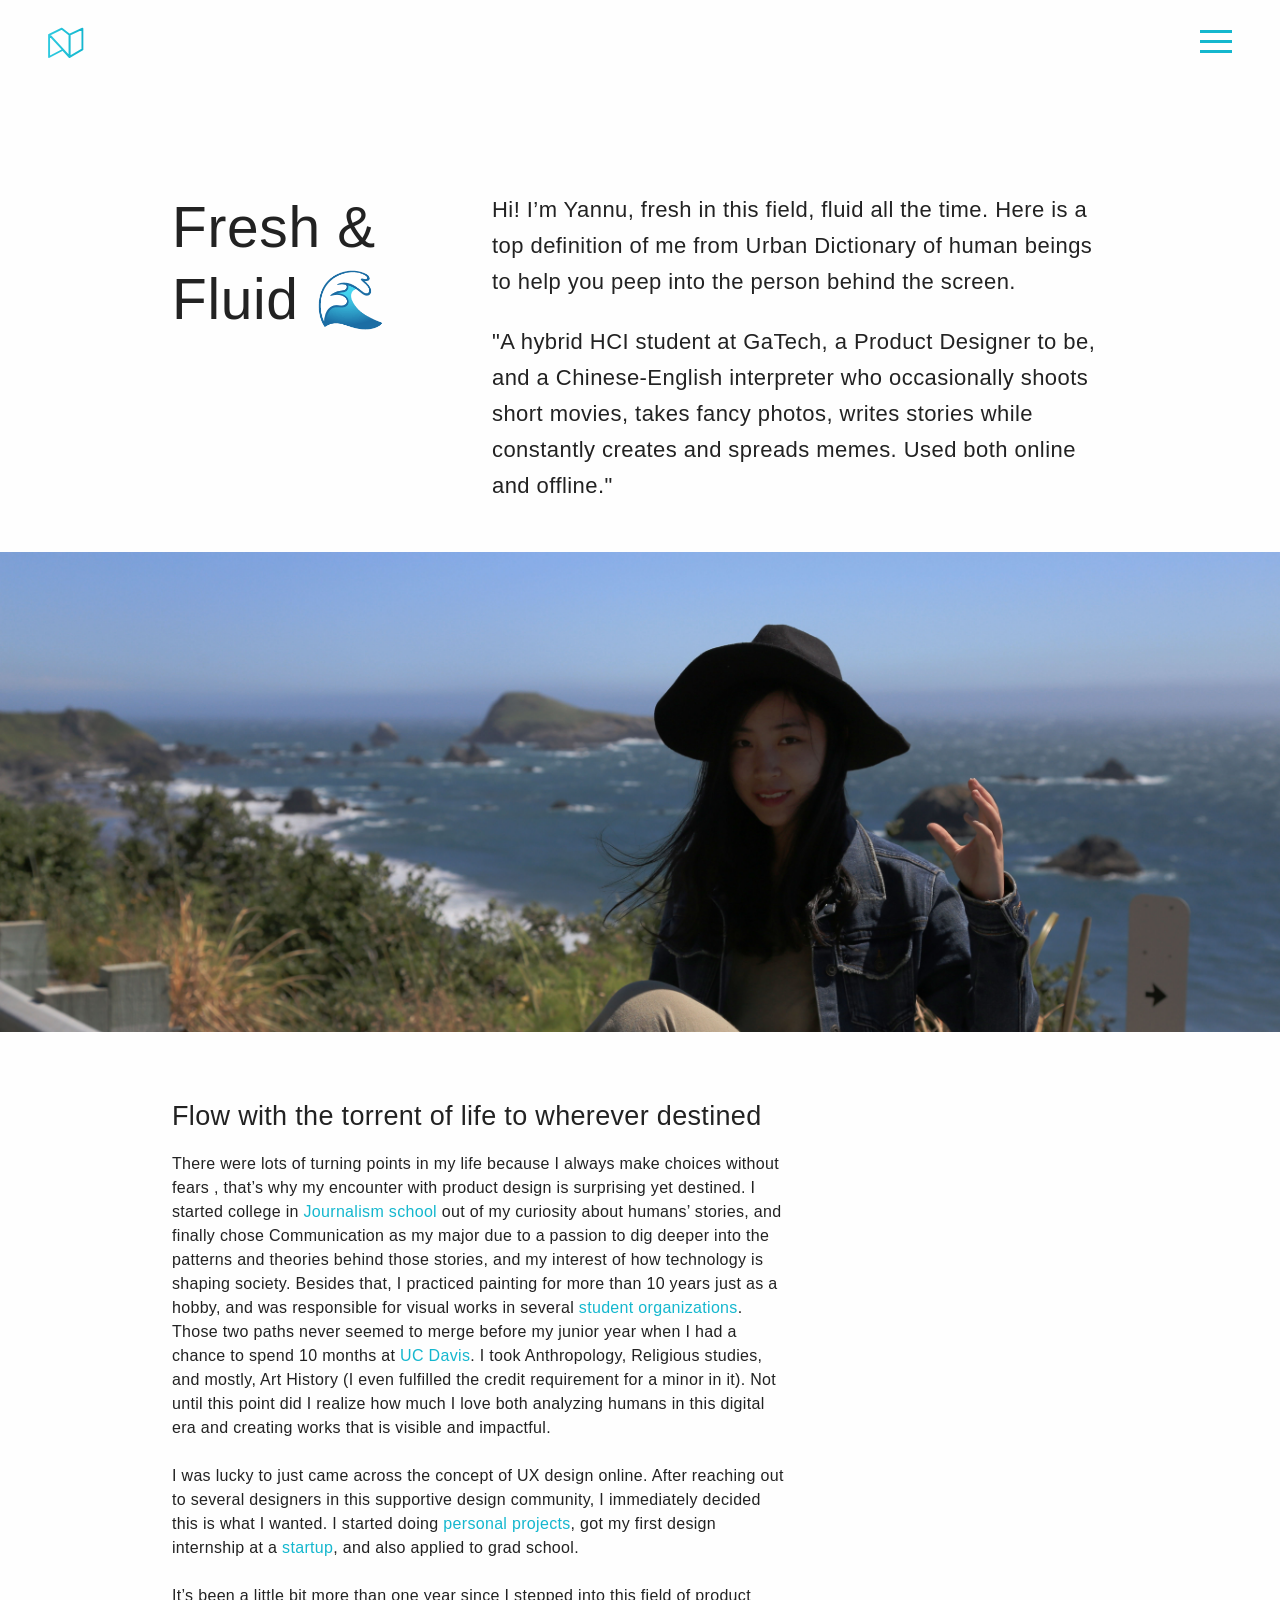
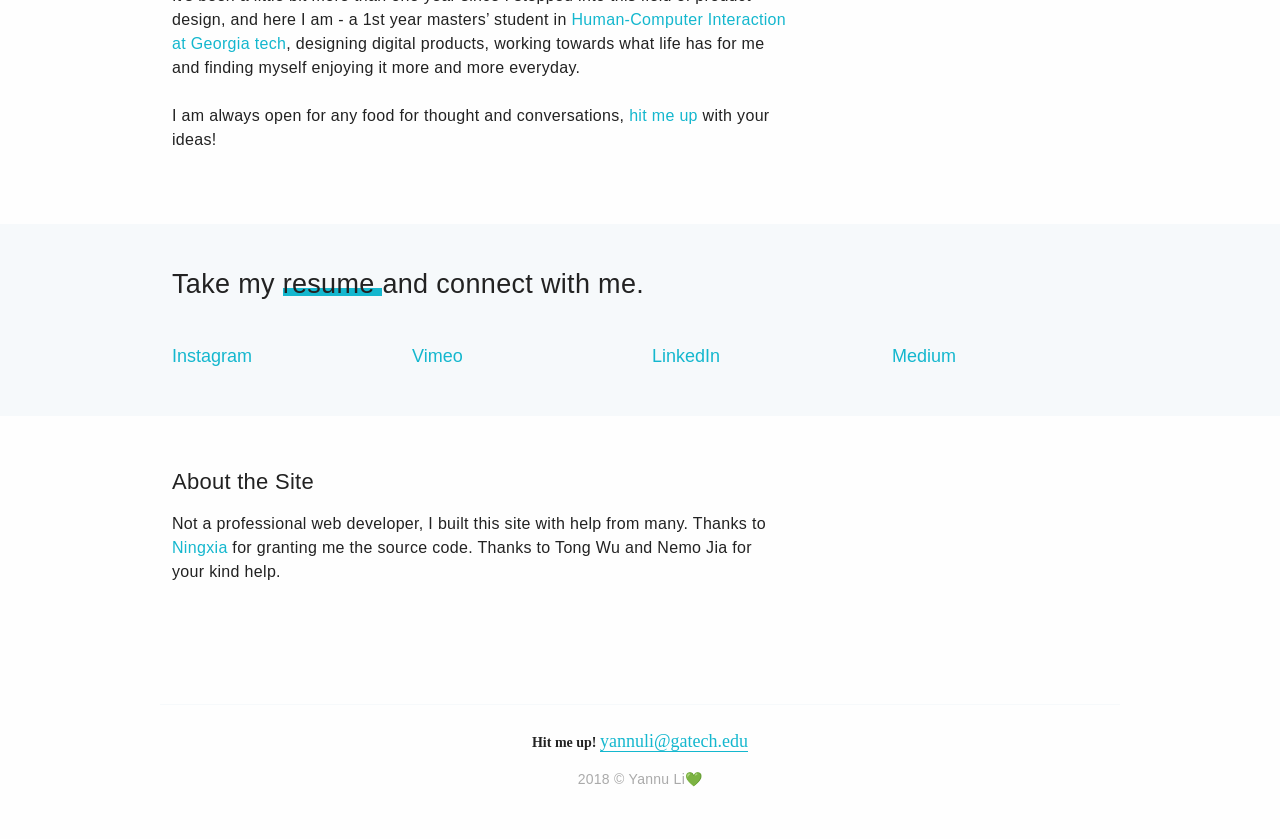
<file: about/index.html>
<!DOCTYPE html><!--[if lt IE 9]>
<html class='lt-ie9 no-js' lang='en'>
<![endif]-->
<!--[if gte IE 9]><!-->
<html class="no-js" lang="en">
<!--<![endif]-->
<head>
  <meta charset="utf-8">
  <meta http-equiv="X-UA-Compatible" content="IE=edge,chrome=1">
  <title>Yannu Li</title>
  <meta name="description" content="Human-Computer Interaction applicant, currently a senior student.">
  <meta name="author" content="Yannu Li">
  <meta name="viewport" content="width=device-width,initial-scale=1">
  <link rel="apple-touch-icon-precomposed" sizes="144x144" href="../images/favicon/apple-touch-icon-144x144.png">
  <link rel="apple-touch-icon-precomposed" sizes="152x152" href="../images/favicon/apple-touch-icon-152x152.png">
  <link rel="icon" type="image/png" href="../images/favicon/favicon-32x32.png" sizes="32x32">
  <link rel="icon" type="image/png" href="../images/favicon/favicon-16x16.png" sizes="16x16">
  <link rel="stylesheet" href="../styles/main.css">
  <link rel="stylesheet" type="text/css" href="http://fast.fonts.net/cssapi/67330240-65d1-4421-80e1-1ed4d5553a91.css">
  <script>
    (function(i,s,o,g,r,a,m){i['GoogleAnalyticsObject']=r;i[r]=i[r]||function(){
    (i[r].q=i[r].q||[]).push(arguments)},i[r].l=1*new Date();a=s.createElement(o),
    m=s.getElementsByTagName(o)[0];a.async=1;a.src=g;m.parentNode.insertBefore(a,m)
    })(window,document,'script','https://www.google-analytics.com/analytics.js','ga');
    
    ga('create', 'UA-79140776-1', 'auto');
    ga('send', 'pageview');
    
    
  </script>
</head>
<body>
  <!--[if lt IE 9]>
  <p class='browsehappy'>You are using an <strong>outdated</strong> browser. Please <a href='http://browsehappy.com/'>upgrade your browser</a> to improve your experience.</p>
  <![endif]-->
  <div class="row row--top content--fadeIn">
    <div class="large-4 columns">
      <h1>Fresh &amp; Fluid 🌊</h1>
    </div>
    <div class="large-8 columns">
      <p class="subtext">
        Hi! I’m Yannu, fresh in this field, fluid all the time. Here is a top definition of me from Urban Dictionary of human beings to help you peep into the person behind the screen.        
      </p>
      <p class="subtext">"A hybrid HCI student at GaTech, a Product Designer to be, and a Chinese-English interpreter who occasionally shoots short movies, takes fancy photos, writes stories while constantly creates and spreads memes. Used both online and offline."</p>
    </div>
  </div>
  <div class="about-portrait content--fadeIn">
    <div style="background-image: url(../images/portrait.jpg)" class="cover"></div>
  </div>
    <div class="about-section">
    <div class="row content--fadeIn">
      <div class="large-8 columns">
        <h2>Flow with the torrent of life to wherever destined</h2>
        
        <p>There were lots of turning points in my life because I always make choices without fears , that’s why my encounter with product design is surprising yet destined. I started college in <a href="https://www.ruc.edu.cn/en" target="_blank">Journalism school</a> out of my curiosity about humans’ stories, and finally chose Communication as my major due to a passion to dig deeper into the patterns and theories behind those stories, and my interest of how technology is shaping society. Besides that, I practiced painting for more than 10 years just as a hobby, and was responsible for visual works in several <a href="/design/Lean-In-RUC/index.html" target="_blank">student organizations</a>. Those two paths never seemed to merge before my junior year when I had a chance to spend 10 months at <a href="https://www.ucdavis.edu/" target="_blank">UC Davis</a>. I took Anthropology, Religious studies, and mostly, Art History (I even fulfilled the credit requirement for a minor in it). Not until this point did I realize how much I love both analyzing humans in this digital era and creating works that is visible and impactful.</p>
		<p>I was lucky to just came across the concept of UX design online. After reaching out to several designers in this supportive design community, I immediately decided this is what I wanted. I started doing <a href="../design/Procrastino/index.html" target="_blank">personal projects</a>, got my first design internship at a <a href="https://taguxdesign.com/" target="_blank">startup</a>, and also applied to grad school. </p>
        <p>It’s been a little bit more than one year since I stepped into this field of product design, and here I am - a 1st year masters’ student in <a href="http://mshci.gatech.edu/" target="_blank">Human-Computer Interaction at Georgia tech</a>, designing digital products, working towards what life has for me and finding myself enjoying it more and more everyday.</p>
        <p>I am always open for any food for thought and conversations, <a href="mailto:yannuli@gatech.edu">hit me up</a> with your ideas!</p>
            </div>
    </div>
  </div>
  <div class="about-section about-section--bg">
    <div class="row content--fadeIn">
      <div class="large-12 columns">
        <h2>Take my <a href="/assets/Yannuli_resume_ProductDesigner.pdf" target="_blank" class="link--prominent">resume </a>and connect with me.</h2>
      </div>
    </div>
    <div class="row content--fadeIn about-contact">
      <div class="large-3 columns"><a href="https://www.instagram.com/lagadima/" target="_blank">Instagram</a>
      </div>
      <div class="large-3 columns"><a href="https://vimeo.com/lagadima">Vimeo</a>
      </div>
      <div class="large-3 columns"><a href="https://www.linkedin.com/in/yannu-li-b14712108/" target="_blank">LinkedIn</a>
      </div>
      <div class="large-3 columns"><a href="https://medium.com/@yannuli" target="_blank">Medium</a>
      </div>
    </div>
  </div>
  <div class="about-section">
    <div class="row content--fadeIn">
      <div class="large-8 columns">
        <h3>About the Site</h3>
        <p>Not a professional web developer, I built this site with help from many. Thanks to <a href="https://github.com/ningxiaz/new-ningxia-site" target="_blank">Ningxia</a> for granting me the source code. Thanks to Tong Wu and Nemo Jia for your kind help.
        </p>
      </div>
    </div>
  </div>
   <div>
    <footer>
      <div class="row content--fadeIn">
        <div class="large-12 columns clearfix footer-content">
          <div class="footer-contact">
            <label>Hit me up! </label><a href="mailto:yannuli@gatech.edu">yannuli@gatech.edu</a>
          </div>
          <div class="footer-copyright">
            <p>2018 © Yannu Li💚</p>
          </div>
        </div>
      </div>
    </footer>
  </div>
  <div class="logo"><a href="/"><img src="../images/logo.svg" class="logo-img"></a></div>
  <div class="menu landing-mobile-menu">
    <div class="menu-button"><span class="top"></span><span class="middle"></span><span class="bottom"></span></div>
    <div class="menu-overlay">
      <div class="row">
        <div class="large-12 columns">
          <nav>
            <ul>
              <li><a href="/about" class="is-active">About</a></li>
              <li><a href="/">Projects</a></li>
              <li><a href="/assets/Yannuli_resume_UXdesigner.pdf" target="_blank">Resume</a></li>
            </ul>
          </nav>
        </div>	
      </div>
      <div class="row">
        <div class="large-12 columns">
          <div class="menu-contact">
            <label>Hit me up</label>
            <p><a href="mailto:yannuli@gatech.edu">yannuli@gatech.edu</a></p>
          </div>
          <div class="menu-contact">
            <label>Connect With Me</label>
            <p><a href="https://www.instagram.com/lagadima/" target="_blank">Instagram</a><a href="https://vimeo.com/lagadima">Vimeo</a><a href="https://www.linkedin.com/in/yannu-li-b14712108/" target="_blank">LinkedIn</a><a href="https://medium.com/@yannuli" target="_blank">Medium</a></p>
          </div>
          </div>
        </div>
      </div>
    </div>
  <script src="../scripts/main.js"></script>
</body></html>
</file>
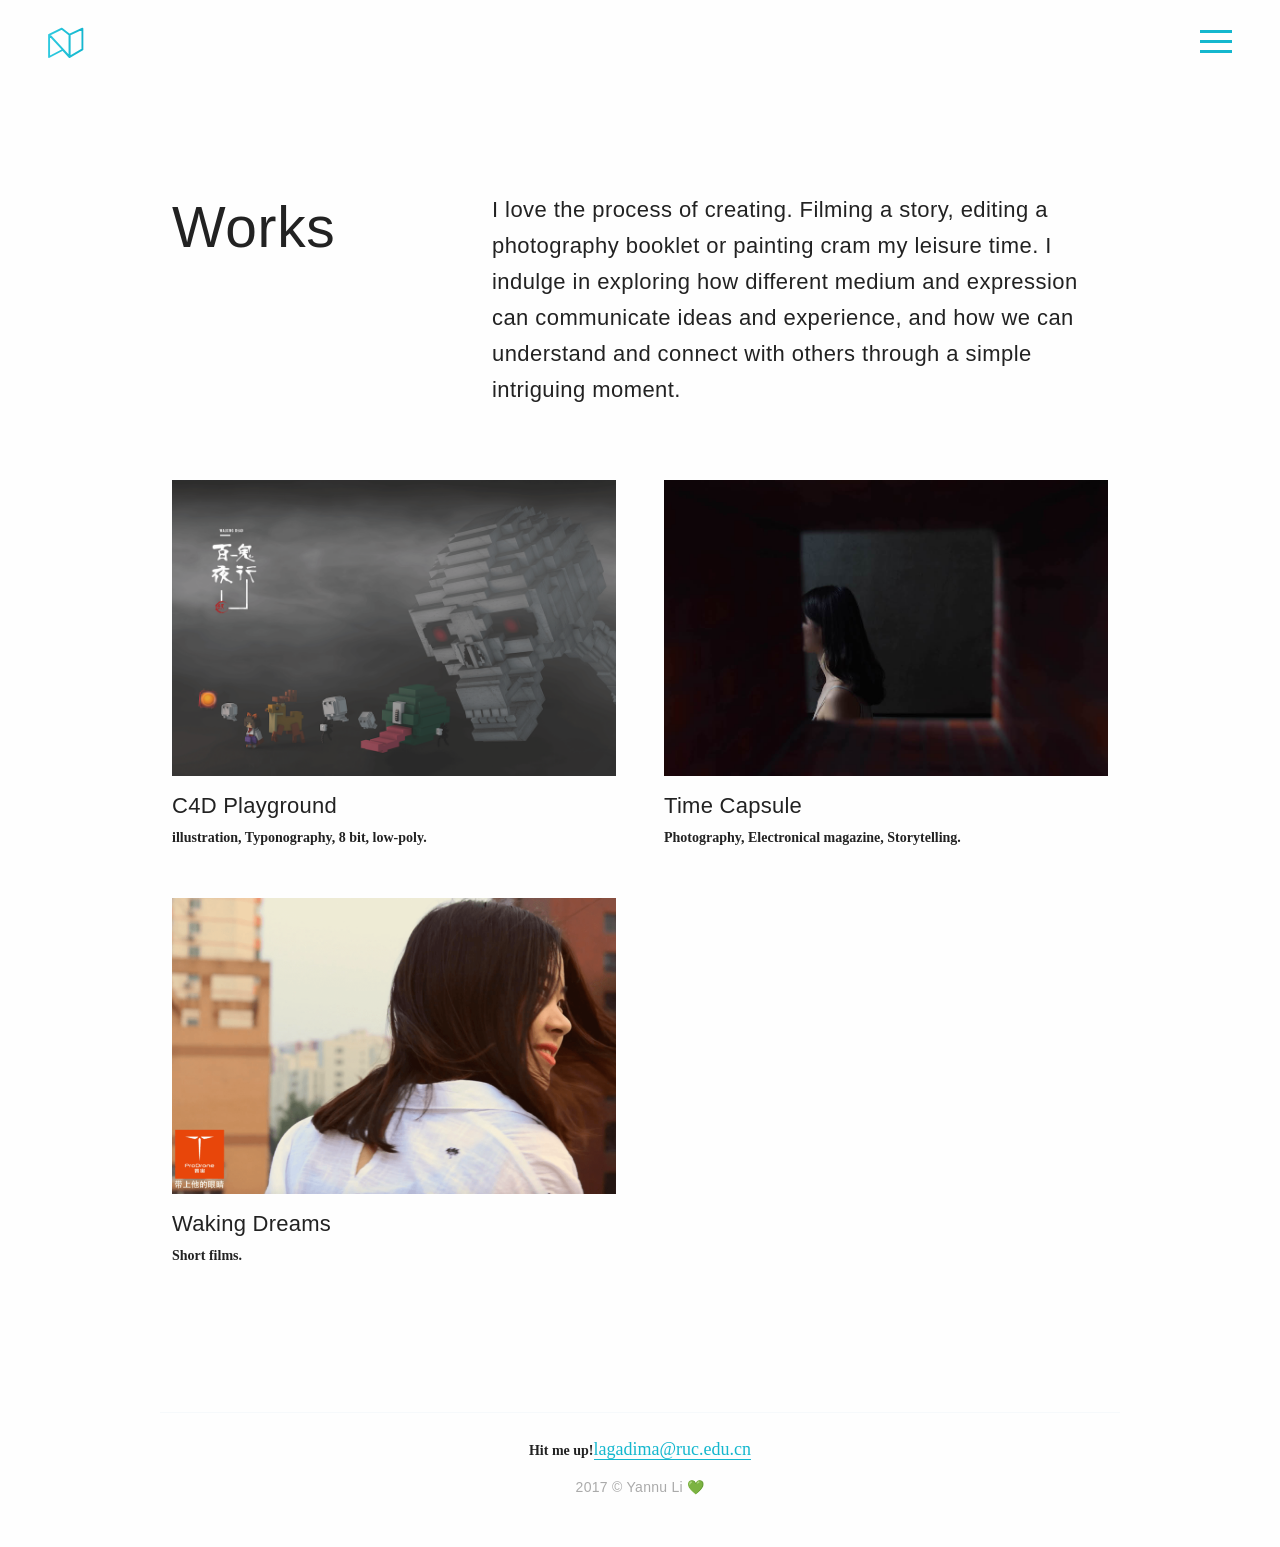
<file: art/index.html>
<!DOCTYPE html><!--[if lt IE 9]>
<html class='lt-ie9 no-js' lang='en'>
<![endif]-->
<!--[if gte IE 9]><!-->
<html class="no-js" lang="en">
<!--<![endif]-->
<head>
  <meta charset="utf-8">
  <meta http-equiv="X-UA-Compatible" content="IE=edge,chrome=1">
   <title>Yannu Li</title>
  <meta name="description" content="Human-Computer Interaction applicant, currently a senior student.">
  <meta name="author" content="Yannu Li">
  <meta name="viewport" content="width=device-width,initial-scale=1">
  <link rel="apple-touch-icon-precomposed" sizes="144x144" href="../images/favicon/apple-touch-icon-144x144.png">
  <link rel="apple-touch-icon-precomposed" sizes="152x152" href="../images/favicon/apple-touch-icon-152x152.png">
  <link rel="icon" type="image/png" href="../images/favicon/favicon-32x32.png" sizes="32x32">
  <link rel="icon" type="image/png" href="../images/favicon/favicon-16x16.png" sizes="16x16">
  <link rel="stylesheet" href="../styles/main.css">
  <link rel="stylesheet" type="text/css" href="//fast.fonts.net/cssapi/67330240-65d1-4421-80e1-1ed4d5553a91.css">
  <!-- Global site tag (gtag.js) - Google Analytics -->
<script async src="https://www.googletagmanager.com/gtag/js?id=UA-111857537-1"></script>
<script>
  window.dataLayer = window.dataLayer || [];
  function gtag(){dataLayer.push(arguments);}
  gtag('js', new Date());

  gtag('config', 'UA-111857537-1');
</script>
</head>
<body>
  <!--[if lt IE 9]>
  <p class='browsehappy'>You are using an <strong>outdated</strong> browser. Please <a href='http://browsehappy.com/'>upgrade your browser</a> to improve your experience.</p>
  <![endif]-->
  <div class="row row--top content--fadeIn">
    <div class="large-4 columns">
      <h1>Works</h1>
    </div>
    <div class="large-8 columns">
      <p class="subtext">
        I love the process of creating. Filming a story, editing a photography booklet or painting cram my leisure time. I indulge in exploring how different medium and expression can communicate ideas and experience, and how we can understand and connect with others through a simple intriguing moment.
        
      </p>
    </div>
  </div>
  <div class="row content--fadeIn">
    <div class="large-12 columns">
      <div class="category-content clearfix">
        <div class="project"><a href="/art/C4D-Playground"><img src="../images/art/C4D-1.jpg" class="project-thumbnail"></a>
          <h3 class="project-name"><a href="/art/C4D-Playground">C4D Playground</a></h3>
          <label class="project-label">illustration, Typonography, 8 bit, low-poly.</label>
        </div>
        <div class="project"><a href="/art/Time-Capsule"><img src="../images/art/tr-1.jpg" class="project-thumbnail"></a>
          <h3 class="project-name"><a href="/art/Time-Capsule">Time Capsule</a></h3>
          <label class="project-label">Photography, Electronical magazine, Storytelling.</label>
        </div>
        <div class="project"><a href="/art/Waking-Dreams"><img src="../images/art/wd-1.jpg" class="project-thumbnail"></a>
          <h3 class="project-name"><a href="/art/Waking-Dreams">Waking Dreams</a></h3>
          <label class="project-label">Short films.</label>
        </div>
      </div>
    </div>
  </div>
  <div>
    <footer>
      <div class="row content--fadeIn">
        <div class="large-12 columns clearfix footer-content">
          <div class="footer-contact">
            <label>Hit me up!</label><a href="mailto:lagadima@ruc.edu.cn">lagadima@ruc.edu.cn</a>
          </div>
          <div class="footer-copyright">
            <p>2017 © Yannu Li 💚</p>
          </div>
        </div>
      </div>
    </footer>
  </div>
  <div class="logo"><a href="/"><img src="../images/logo.svg" class="logo-img"></a></div>
  <div class="menu">
    <div class="menu-button"><span class="top"></span><span class="middle"></span><span class="bottom"></span></div>
    <div class="menu-overlay">
      <div class="row">
        <div class="large-12 columns">
          <nav>
            <ul>
              <li><a href="/about">About</a></li>
              <li><a href="/design">Design</a></li>
             <li><a href="/research">Research</a></li>
              <li><a href="/art" class="is-active">Art</a></li>
              <li><a href="https://www.dropbox.com/s/k5cvx8tgusfqq7u/YannuLi-cv.pdf?dl=0">Resume</a></li>
            </ul>
          </nav>
        </div>
      </div>
      <div class="row">
        <div class="large-12 columns">
          <div class="menu-contact">
            <label>Hit me up!</label>
            <p><a href="mailto:lagadima@ruc.edu.cn">lagadima@ruc.edu.cn</a></p>
          </div>
          <div class="menu-contact">
            <label>Connect With Me</label>
            <p><a href="https://www.instagram.com/lagadima/" target="_blank">Instagram</a><a href="https://vimeo.com/lagadima">Vimeo</a><a href="https://www.linkedin.com/in/yannu-li-b14712108/" target="_blank">LinkedIn</a><a href="https://medium.com/@yannuli" target="_blank">Medium</a></p>
          </div>
        </div>
      </div>
    </div>
  </div>
  <script src="../scripts/main.js"></script>
</body></html>
</file>
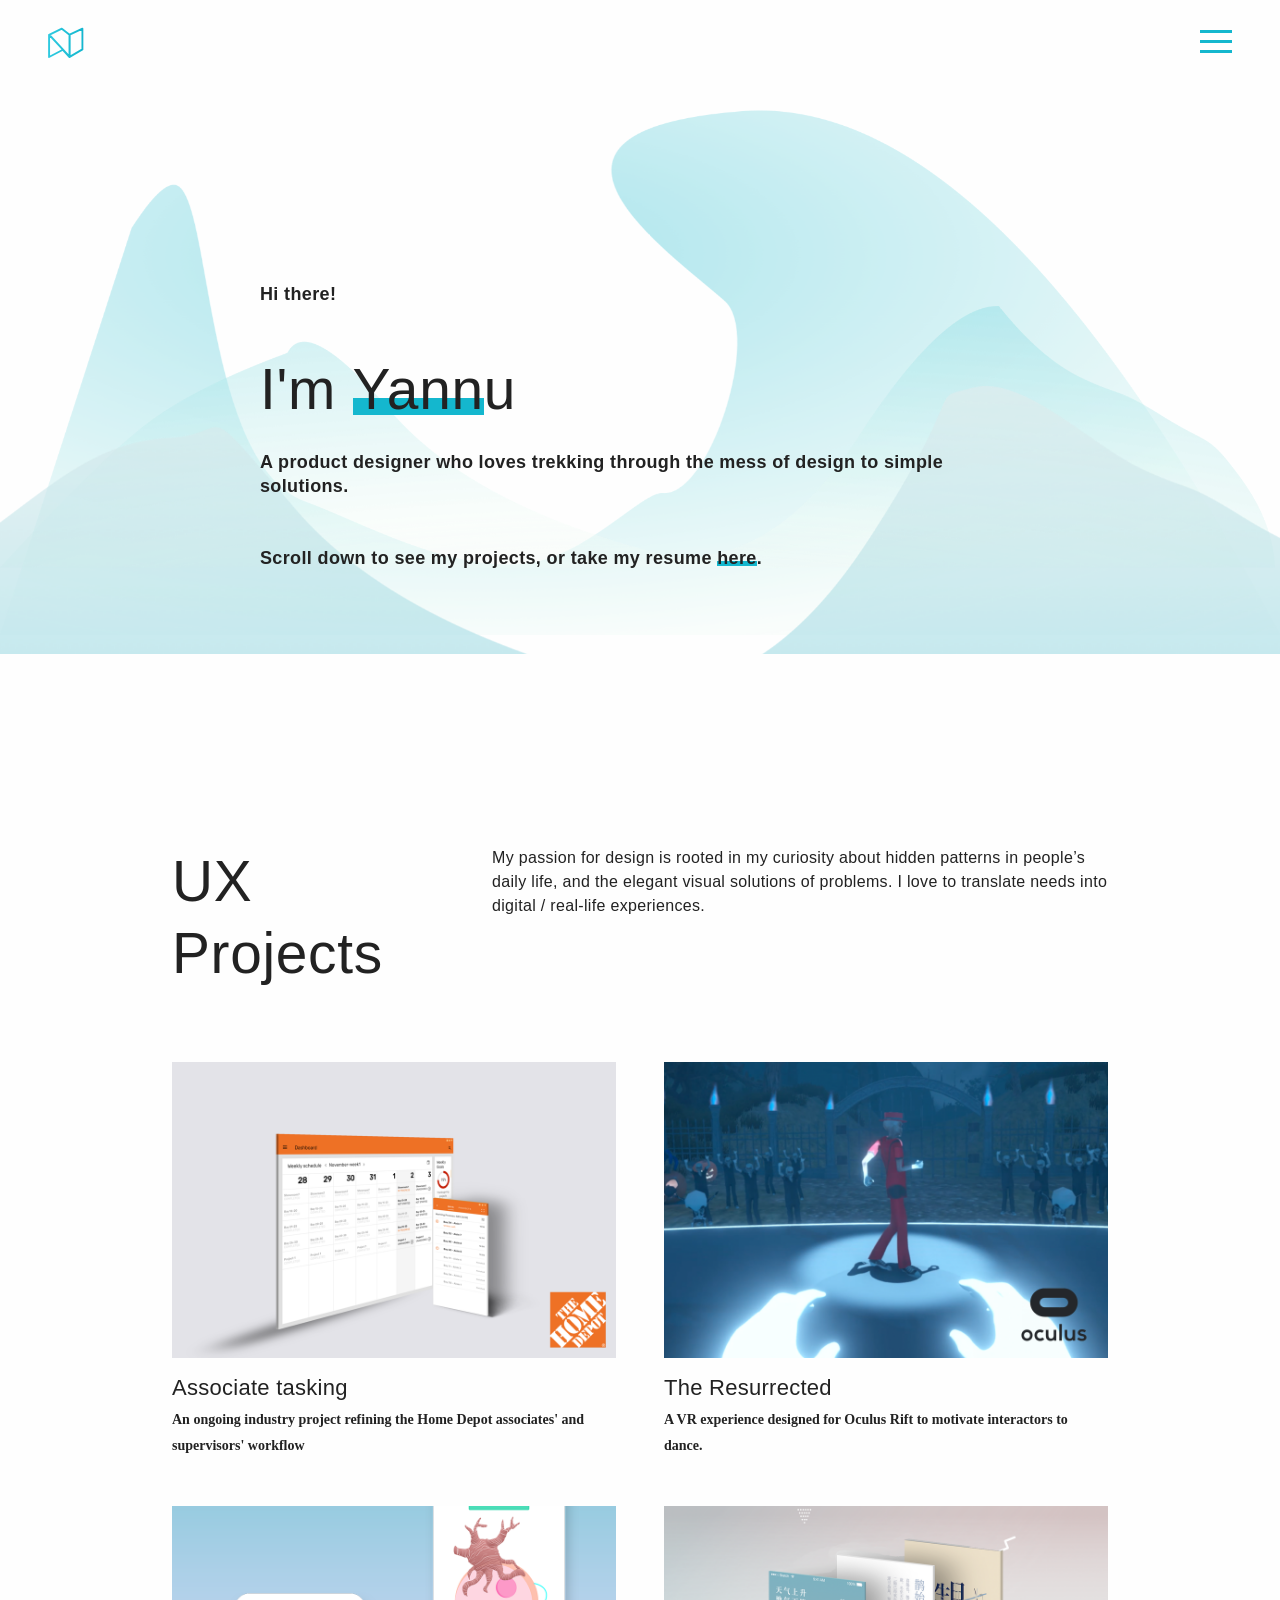
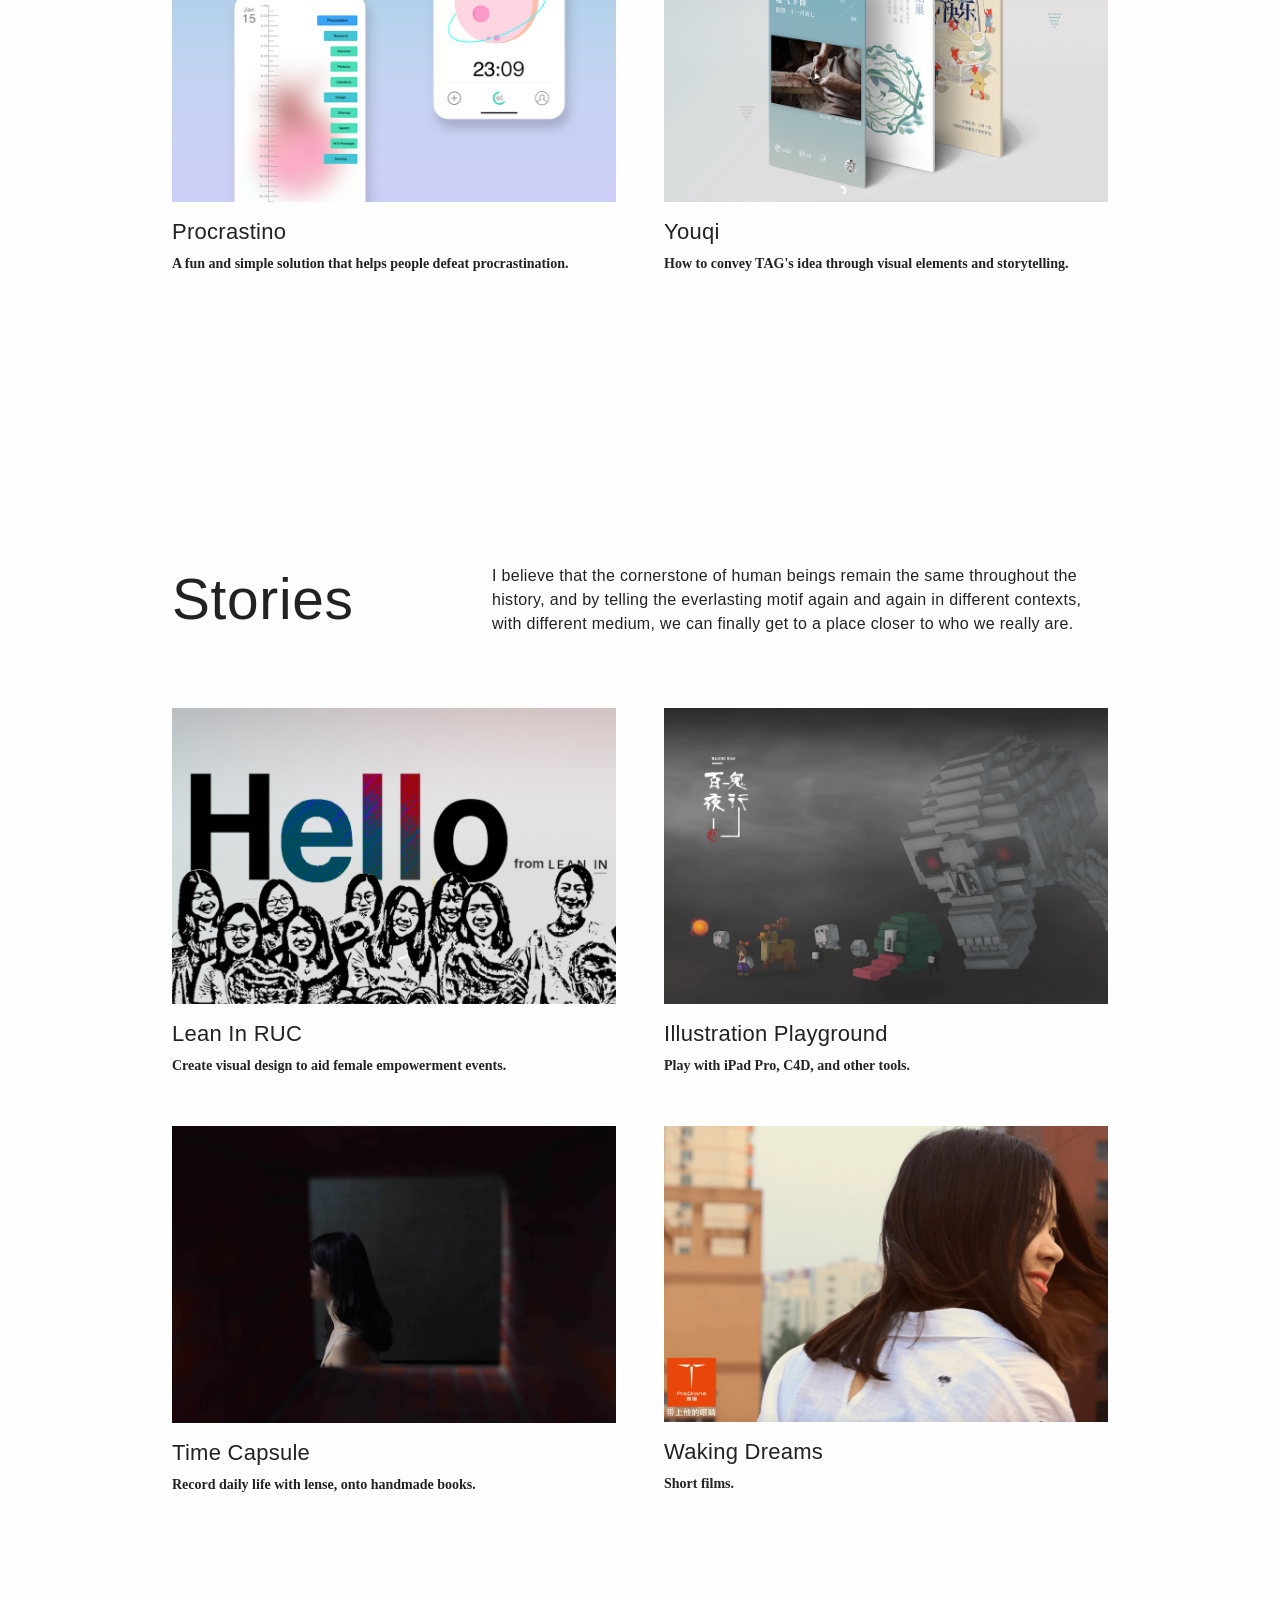
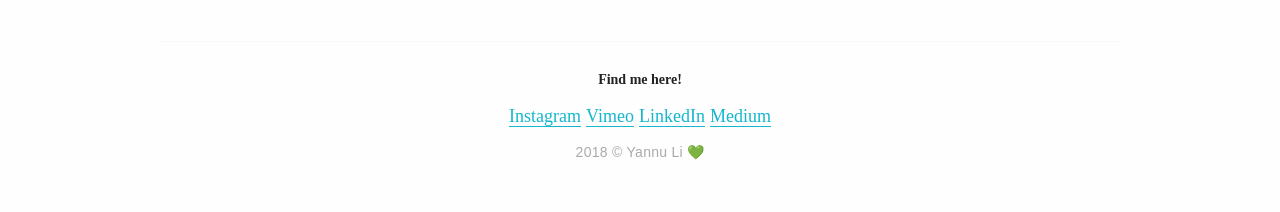
<file: design/index.html>
<!DOCTYPE html><!--[if lt IE 9]>
<html class='lt-ie9 no-js' lang='en'>
<![endif]-->
<!--[if gte IE 9]><!-->
<html class="no-js" lang="en">
<!--<![endif]-->
<head>
  <meta charset="utf-8">
  <meta http-equiv="X-UA-Compatible" content="IE=edge,chrome=1">
  <title>Yannu Li</title>
  <meta name="description" content="Human-Computer Interaction student at Georgia Tech">
  <meta name="author" content="Yannu Li">
  <meta name="viewport" content="width=device-width,initial-scale=1">
  <link rel="apple-touch-icon-precomposed" sizes="144x144" href="../images/favicon/apple-touch-icon-144x144.png">
  <link rel="apple-touch-icon-precomposed" sizes="152x152" href="../images/favicon/apple-touch-icon-152x152.png">
  <link rel="icon" type="image/png" href="../images/favicon/favicon-32x32.png" sizes="32x32">
  <link rel="icon" type="image/png" href="../images/favicon/favicon-16x16.png" sizes="16x16">
  <link rel="stylesheet" href="../styles/main.css">
  <link rel="stylesheet" type="text/css" href="http://fast.fonts.net/cssapi/67330240-65d1-4421-80e1-1ed4d5553a91.css">
  <!-- Global site tag (gtag.js) - Google Analytics -->
<script async src="https://www.googletagmanager.com/gtag/js?id=UA-111857537-1"></script>
<script>
  window.dataLayer = window.dataLayer || [];
  function gtag(){dataLayer.push(arguments);}
  gtag('js', new Date());

  gtag('config', 'UA-111857537-1');
</script>


</head>
 
  
  
<body>
  <!--[if lt IE 9]>
  <p class='browsehappy'>You are using an <strong>outdated</strong> browser. Please <a href='http://browsehappy.com/'>upgrade your browser</a> to improve your experience.</p>
  <![endif]-->
  <div id="mainsection">
  <style> #mainsection{
		width: 100%;
	overflow: hidden;
	position: center;
	height: 100%;  margin: 0;
		}
	</style> 
	<div> 
<div id="scene" style="position: center">
  <div data-depth="0.6"><img src="../images/parallax3.png"></div>
  <div data-depth="1.1"><img src="../images/parallax2.png"></div>
  <div data-depth="0"><img src="../images/parallax1.png"></div>
	</div>  
   </div>
   <div class="landing-text-half">
    <div class="landing-text">
		<p class="landing-label">Hi there! </p>
      <h1 class="landing-tagline">I'm <a href="/about" class="link--prominent landing-link--">Yann</a>u</h1>
	        <p class="landing-label">A product designer who loves trekking through the mess of design to simple solutions.</p>
    		<p class="landing-label">Scroll down to see my projects, or take my resume <a href="/assets/Yannuli_resume_ProductDesigner.pdf" class="link--prominent landing-link--">here</a>.</p>
    </div>
	  </div>
  </div>
  <div class="row content--fadeIn" id="projectsection">
   <style> #projectsection{
	   margin-top: relative;
		}
	</style>
	<div class="row--top large-4 columns">
      <h1>UX Projects</h1>
    </div>
    <div class="row--top large-8 columns">
      <p>My passion for design is rooted in my curiosity about  hidden patterns in people’s daily life, and the elegant visual solutions of problems. I love to translate needs into digital / real-life experiences.</p>
    </div>
  </div>
  <div class="row content--fadeIn">
    <div class="large-12 columns">
      <div class="category-content clearfix">
            <div class="project"><a href="/design/Associate-tasking"><img src="../images/design/at-cover.png" class="project-thumbnail"></a>
          <h3 class="project-name"><a href="/design/Associate-tasking">Associate tasking</a></h3>
          <label class="project-label">An ongoing industry project refining the Home Depot associates' and supervisors' workflow</label>
      </div>
              <div class="project"><a href="/design/the-resurrected"><img src="../images/design/vr.png" class="project-thumbnail"></a>
          <h3 class="project-name"><a href="/design/the-resurrected">The Resurrected</a></h3>
          <label class="project-label">A VR experience designed for Oculus Rift to motivate interactors to dance.</label>
        </div>
        <div class="project"><a href="/design/Procrastino"><img src="../images/design/p-0.png" class="project-thumbnail"></a>
          <h3 class="project-name"><a href="/design/Procrastino">Procrastino</a></h3>
          <label class="project-label">A fun and simple solution that helps people defeat procrastination.</label>
      </div>
        <div class="project"><a href="/design/Youqi"><img src="../images/design/Youqi-0.jpg" class="project-thumbnail"></a>
          <h3 class="project-name"><a href="/design/Youqi">Youqi</a></h3>
          <label class="project-label">How to convey TAG's idea through visual elements and storytelling.</label>
      </div>
        <!--div class="project"><a href="/design/Folding-Fan-1.2"><img src="../images/design/ffcover.jpg" class="project-thumbnail"></a>
          <h3 class="project-name"><a href="/design/Folding fan 1.2">Folding Fan 1.2</a></h3>
          <label class="project-label">UX Design, iteration.</label>
        </div><!-->
    </div>
  </div>
  </div>
  <div class="row row--top content--fadeIn">
    <div class="large-4 columns">
      <h1>Stories</h1>
    </div>
    <div class="large-8 columns">
      <p> I believe that the cornerstone of human beings remain the same throughout the history, and by telling the everlasting motif again and again in different contexts, with different medium, we can finally get to a place closer to who we really are. </p>
    </div>
  </div>
  <div class="row content--fadeIn">
    <div class="large-12 columns">
      <div class="category-content clearfix">
          <div class="project"><a href="/design/Lean-In-RUC"><img src="../images/design/LeanIn-0.jpg" class="project-thumbnail"></a>
          <h3 class="project-name"><a href="/design/Lean-In-RUC">Lean In RUC</a></h3>
          <label class="project-label">Create visual design to aid female empowerment events.</label>
        </div>
        <div class="project"><a href="/art/C4D-Playground"><img src="../images/art/C4D-1.jpg" class="project-thumbnail"></a>
          <h3 class="project-name"><a href="/art/C4D-Playground">Illustration Playground</a></h3>
          <label class="project-label">Play with iPad Pro, C4D, and other tools.</label>
        </div>
        <div class="project"><a href="/art/Time-Capsule"><img src="../images/art/tr-1.jpg" class="project-thumbnail"></a>
          <h3 class="project-name"><a href="/art/Time-Capsule">Time Capsule</a></h3>
          <label class="project-label">Record daily life with lense, onto handmade books.</label>
        </div>
        <div class="project"><a href="/art/Waking-Dreams"><img src="../images/art/wd-1.jpg" class="project-thumbnail"></a>
          <h3 class="project-name"><a href="/art/Waking-Dreams">Waking Dreams</a></h3>
          <label class="project-label">Short films.</label>
        </div>
      </div>
    </div>
  </div>
   <div>
    <footer>
      <div class="row content--fadeIn">
          <div class="large-12 columns clearfix footer-content">
          <div class="footer-contact">
            <label>Find me here! </label>
          </div>
           <div class="footer-contact">
         <a href="https://www.instagram.com/lagadima/" target="_blank">Instagram</a>  
            <a href="https://vimeo.com/lagadima">Vimeo</a>  
            <a href="https://www.linkedin.com/in/yannu-li-b14712108/" target="_blank">LinkedIn</a>  
            <a href="https://medium.com/@yannuli" target="_blank">Medium</a>
          </div>
          <div class="footer-copyright">
            <p>2018 © Yannu Li 💚</p>
          </div>
        </div>
      </div>
    </footer>
  </div>
  <div class="logo"><a href="/"><img src="../images/logo.svg" class="logo-img"></a></div>
  <div class="menu">
    <div class="menu-button"><span class="top"></span><span class="middle"></span><span class="bottom"></span></div>
    <div class="menu-overlay">
      <div class="row">
        <div class="large-12 columns">
          <nav>
            <ul>
              <li><a href="/about">About</a></li>
              <li><a href="/design" class="is-active">Projects</a></li>
              <li><a href="/assets/Yannuli_resume_ProductDesigner.pdf" target="_blank">Resume</a></li>
            </ul>
          </nav>
        </div>
      </div>
      <div class="row">
        <div class="large-12 columns">
          <div class="menu-contact">
            <label>Hit me up!</label>
            <p><a href="mailto:yannuli@gatech.edu">yannuli@gatech.edu</a></p>
          </div>
          <div class="menu-contact">
            <label>Connect With Me</label>
            <p><a href="https://www.instagram.com/lagadima/" target="_blank">Instagram</a><a href="https://vimeo.com/lagadima">Vimeo</a><a href="https://www.linkedin.com/in/yannu-li-b14712108/" target="_blank">LinkedIn</a><a href="https://medium.com/@yannuli" target="_blank">Medium</a></p>
          </div>
        </div>
      </div>
    </div>
  </div>
  <script src="../scripts/main.js"></script>
  <script src="../scripts/parallax.min.js"></script>
  <script>
	  var scene = document.getElementById('scene');
      var parallaxInstance = new Parallax(scene);</script>
</body></html>
</file>
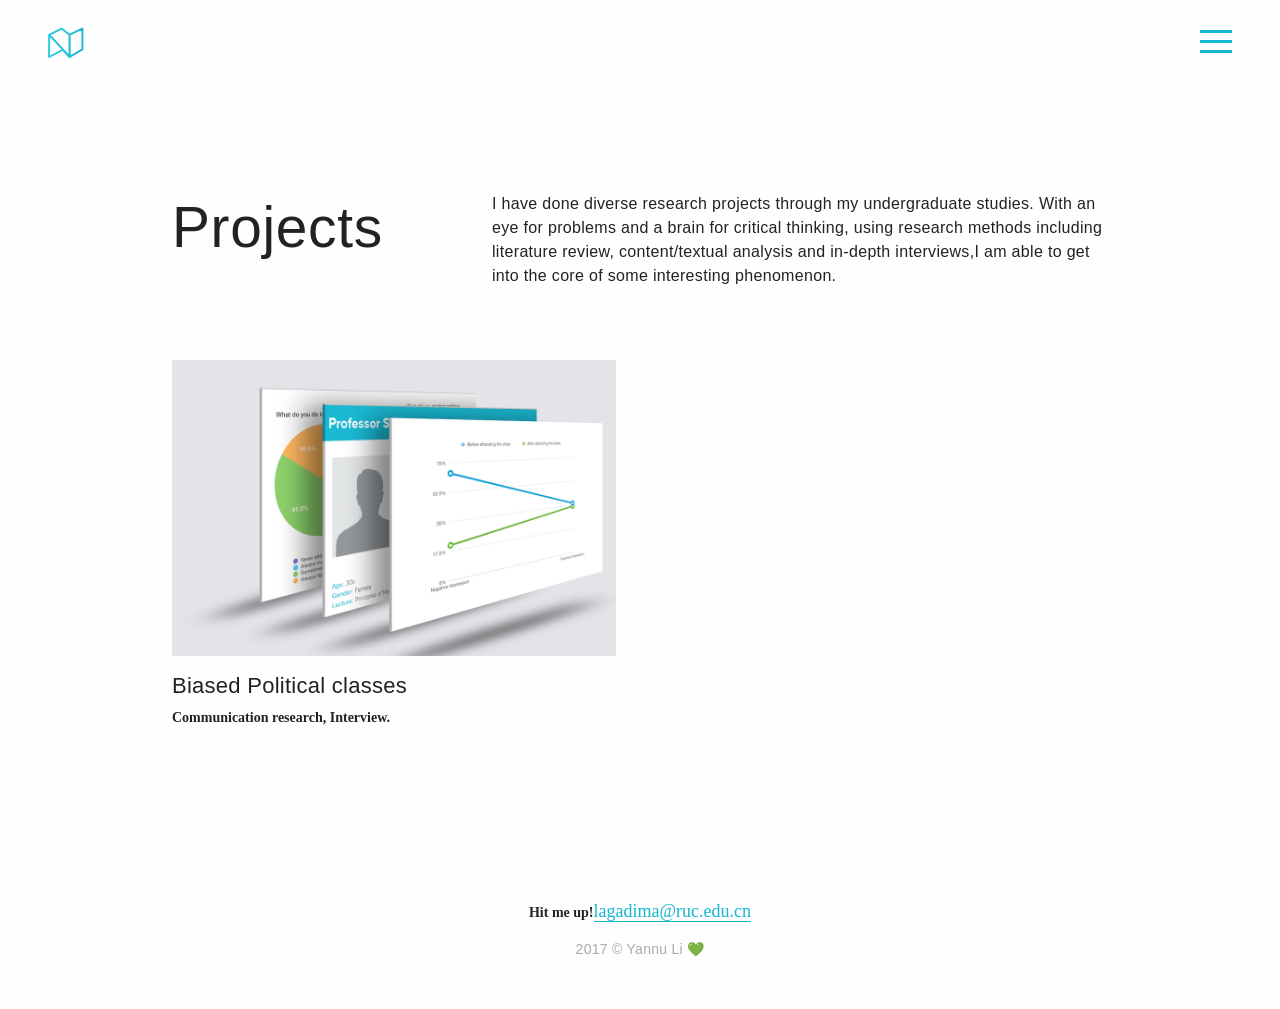
<file: research/index.html>
<!DOCTYPE html><!--[if lt IE 9]>
<html class='lt-ie9 no-js' lang='en'>
<![endif]-->
<!--[if gte IE 9]><!-->
<html class="no-js" lang="en">
<!--<![endif]-->
<head>
  <meta charset="utf-8">
  <meta http-equiv="X-UA-Compatible" content="IE=edge,chrome=1">
 <title>Yannu Li</title>
  <meta name="description" content="Human-Computer Interaction applicant, currently a senior student.">
  <meta name="author" content="Yannu Li">
  <meta name="viewport" content="width=device-width,initial-scale=1">
  <link rel="apple-touch-icon-precomposed" sizes="144x144" href="../images/favicon/apple-touch-icon-144x144.png">
  <link rel="apple-touch-icon-precomposed" sizes="152x152" href="../images/favicon/apple-touch-icon-152x152.png">
  <link rel="icon" type="image/png" href="../images/favicon/favicon-32x32.png" sizes="32x32">
  <link rel="icon" type="image/png" href="../images/favicon/favicon-16x16.png" sizes="16x16">
  <link rel="stylesheet" href="../styles/main.css">
  <link rel="stylesheet" type="text/css" href="//fast.fonts.net/cssapi/67330240-65d1-4421-80e1-1ed4d5553a91.css">
  <!-- Global site tag (gtag.js) - Google Analytics -->
<script async src="https://www.googletagmanager.com/gtag/js?id=UA-111857537-1"></script>
<script>
  window.dataLayer = window.dataLayer || [];
  function gtag(){dataLayer.push(arguments);}
  gtag('js', new Date());

  gtag('config', 'UA-111857537-1');
</script>
</head>
<body>
  <!--[if lt IE 9]>
  <p class='browsehappy'>You are using an <strong>outdated</strong> browser. Please <a href='http://browsehappy.com/'>upgrade your browser</a> to improve your experience.</p>
  <![endif]-->
  <div class="row row--top content--fadeIn">
    <div class="large-4 columns">
      <h1>Projects</h1>
    </div>
    <div class="large-8 columns">
      <p>I have done diverse research projects through my undergraduate studies. With an eye for problems and a brain for critical thinking, using research methods including literature review, content/textual analysis and in-depth interviews,I am able to get into the core of some interesting phenomenon.</p>
    </div>
  </div>
  <div class="row content--fadeIn">
    <div class="large-12 columns">
      <div class="category-content clearfix">
        <div class="project"><a href="/research/Biased-Political-classes"><img src="../images/research/bpc-0.jpg" class="project-thumbnail"></a>
          <h3 class="project-name"><a href="/research/Biased-Political-classes">Biased Political classes</a></h3>
          <label class="project-label">Communication research, Interview.</label>
        </div>
    </div>
  </div>
 </div>
 <div>
    <footer>
      <div class="row content--fadeIn">
        <div class="large-12 columns clearfix footer-content">
          <div class="footer-contact">
            <label>Hit me up!</label><a href="mailto:lagadima@ruc.edu.cn">lagadima@ruc.edu.cn</a>
          </div>
          <div class="footer-copyright">
            <p>2017 © Yannu Li 💚</p>
          </div>
        </div>
      </div>
    </footer>
  </div>
  <div class="logo"><a href="/"><img src="../images/logo.svg" class="logo-img"></a></div>
  <div class="menu">
    <div class="menu-button"><span class="top"></span><span class="middle"></span><span class="bottom"></span></div>
    <div class="menu-overlay">
      <div class="row">
        <div class="large-12 columns">
          <nav>
            <ul>
              <li><a href="/about">About</a></li>
              <li><a href="/design">Design</a></li>
             <li><a href="/research" class="is-active">Research</a></li>
              <li><a href="/art">Art</a></li>
              <li><a href="https://www.dropbox.com/s/k5cvx8tgusfqq7u/YannuLi-cv.pdf?dl=0">Resume</a></li>
            </ul>
          </nav>
        </div>
      </div>
      <div class="row">
        <div class="large-12 columns">
          <div class="menu-contact">
            <label>Hit me up!</label>
            <p><a href="mailto:lagadima@ruc.edu.cn">lagadima@ruc.edu.cn</a></p>
          </div>
          <div class="menu-contact">
            <label>Connect With Me</label>
            <p><a href="https://www.instagram.com/lagadima/" target="_blank">Instagram</a><a href="https://vimeo.com/lagadima">Vimeo</a><a href="https://www.linkedin.com/in/yannu-li-b14712108/" target="_blank">LinkedIn</a><a href="https://medium.com/@yannuli" target="_blank">Medium</a></p>
          </div>
        </div>
      </div>
    </div>
  </div>
  <script src="../scripts/main.js"></script>
</body></html>
</file>
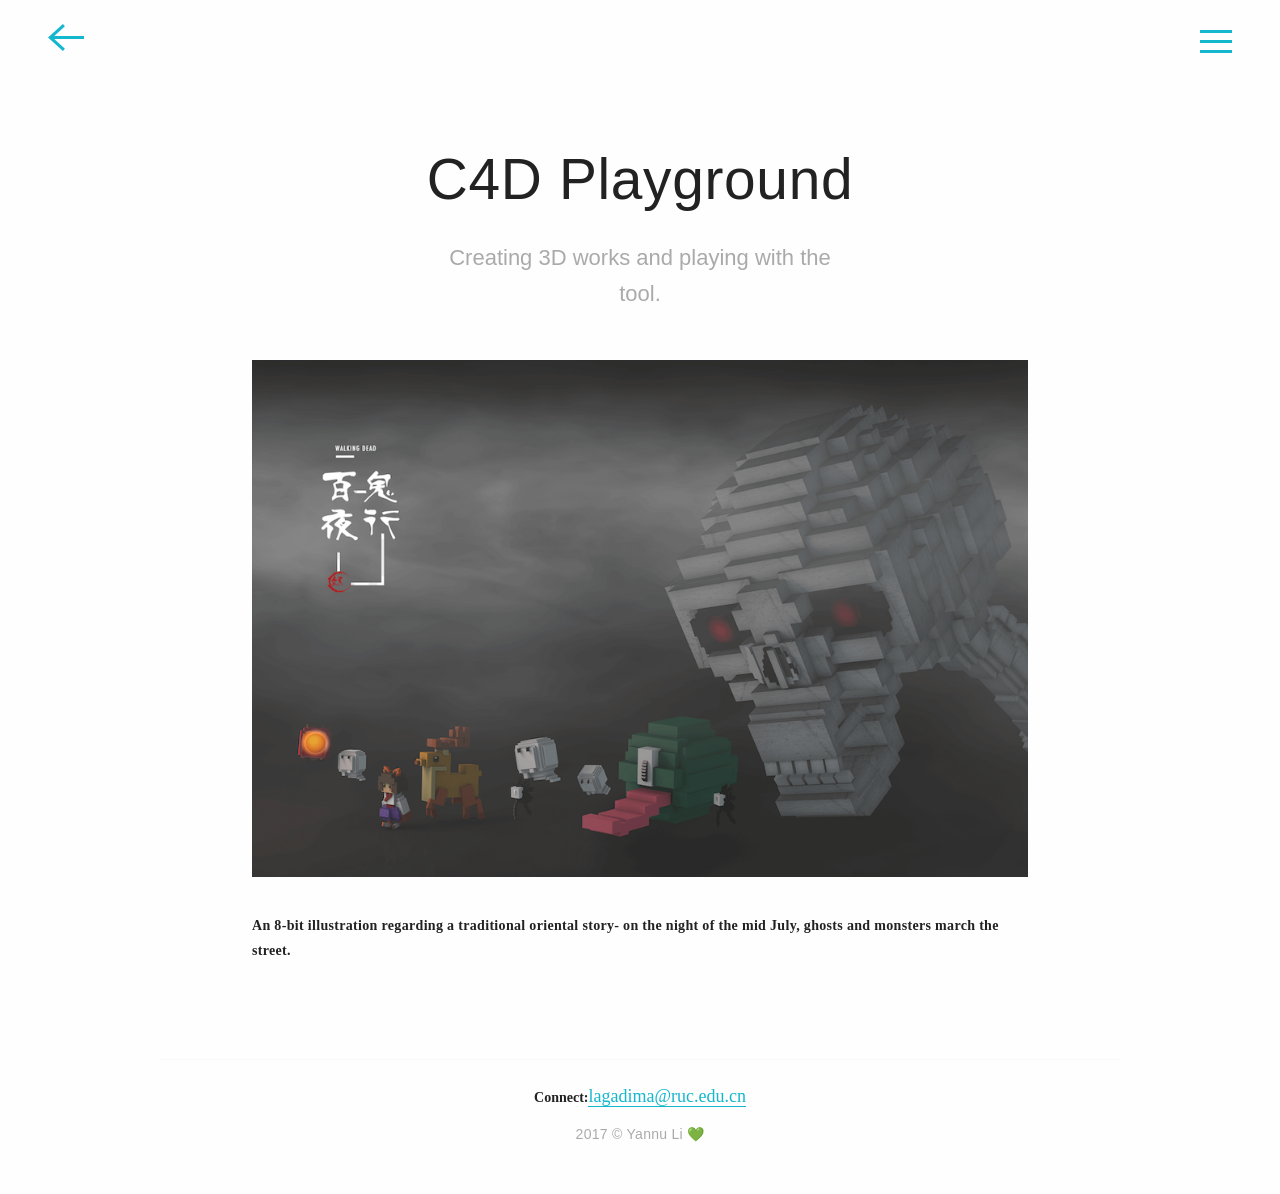
<file: art/C4D-Playground/index.html>
<!DOCTYPE html><!--[if lt IE 9]>
<html class='lt-ie9 no-js' lang='en'>
<![endif]-->
<!--[if gte IE 9]><!-->
<html class="no-js" lang="en">
<!--<![endif]-->
<head>
  <meta charset="utf-8">
  <meta http-equiv="X-UA-Compatible" content="IE=edge,chrome=1">
  <title>Yannu Li</title>
  <meta name="description" content="Human-Computer Interaction applicant, currently a senior student.">
  <meta name="author" content="Yannu Li">
  <meta name="viewport" content="width=device-width,initial-scale=1">
  <link rel="apple-touch-icon-precomposed" sizes="144x144" href="../../images/favicon/apple-touch-icon-144x144.png">
  <link rel="apple-touch-icon-precomposed" sizes="152x152" href="../../images/favicon/apple-touch-icon-152x152.png">
  <link rel="icon" type="image/png" href="../../images/favicon/favicon-32x32.png" sizes="32x32">
  <link rel="icon" type="image/png" href="../../images/favicon/favicon-16x16.png" sizes="16x16">
  <link rel="stylesheet" href="../../styles/main.css">
  <link rel="stylesheet" type="text/css" href="//fast.fonts.net/cssapi/67330240-65d1-4421-80e1-1ed4d5553a91.css">
  <script>
    (function(i,s,o,g,r,a,m){i['GoogleAnalyticsObject']=r;i[r]=i[r]||function(){
    (i[r].q=i[r].q||[]).push(arguments)},i[r].l=1*new Date();a=s.createElement(o),
    m=s.getElementsByTagName(o)[0];a.async=1;a.src=g;m.parentNode.insertBefore(a,m)
    })(window,document,'script','https://www.google-analytics.com/analytics.js','ga');
    
    ga('create', 'UA-79140776-1', 'auto');
    ga('send', 'pageview');
    
    
  </script>
</head>
<body>
  <!--[if lt IE 9]>
  <p class='browsehappy'>You are using an <strong>outdated</strong> browser. Please <a href='http://browsehappy.com/'>upgrade your browser</a> to improve your experience.</p>
  <![endif]-->
  <div class="project-content">
    <div class="row">
      <div class="large-10 medium-12 large-offset-1 columns"><h1>C4D Playground</h1>
      <h4>Creating 3D works and playing with the tool.</h4>
      
<div class="project-gallery"><p><img alt="Voices" title="Voices" src="../../images/art/C4D-1.jpg"></p></div>

<p><label class="image-caption">An 8-bit illustration regarding a traditional oriental story- on the night of the mid July, ghosts and monsters march the street.</label></p>
      </div>
    </div>
  </div>
  <div class="back"><a href="/art"><img src="../../images/arrow.svg" class="back-img"></a></div>
 <div>
   <footer>
      <div class="row content--fadeIn">
        <div class="large-12 columns clearfix footer-content">
          <div class="footer-contact">
            <label>Connect:</label><a href="mailto:lagadima@ruc.edu.cn">lagadima@ruc.edu.cn</a>
          </div>
          <div class="footer-copyright">
            <p>2017 © Yannu Li 💚</p>
          </div>
        </div>
      </div>
    </footer>
  </div>
  <div class="menu">
    <div class="menu-button"><span class="top"></span><span class="middle"></span><span class="bottom"></span></div>
    <div class="menu-overlay">
      <div class="row">
        <div class="large-12 columns">
          <nav>
          <ul>
              <li><a href="/about">About</a></li>
              <li><a href="/design">Design</a></li>
              <li><a href="/research">Research</a></li>
              <li><a href="/art">Art</a></li>
              <li><a href="https://www.dropbox.com/s/k5cvx8tgusfqq7u/YannuLi-cv.pdf?dl=0">Resume</a></li>
            </ul>
          </nav>
        </div>
      </div>
      <div class="row">
        <div class="large-12 columns">
          <div class="menu-contact">
 <label>Hit me up!</label>
            <p><a href="mailto:lagadima@ruc.edu.cn">lagadima@ruc.edu.cn</a></p>
          </div>
          <div class="menu-contact"><label>Connect with me!</label>
           <p><a href="https://www.instagram.com/lagadima/" target="_blank">Instagram</a><a href="https://vimeo.com/lagadima">Vimeo</a><a href="https://www.linkedin.com/in/yannu-li-b14712108/" target="_blank">LinkedIn</a><a href="https://medium.com/@yannuli" target="_blank">Medium</a></p>
          </div>
        </div>
      </div>
    </div>
  </div>
  <script src="../../scripts/main.js"></script>
</body></html>
</file>
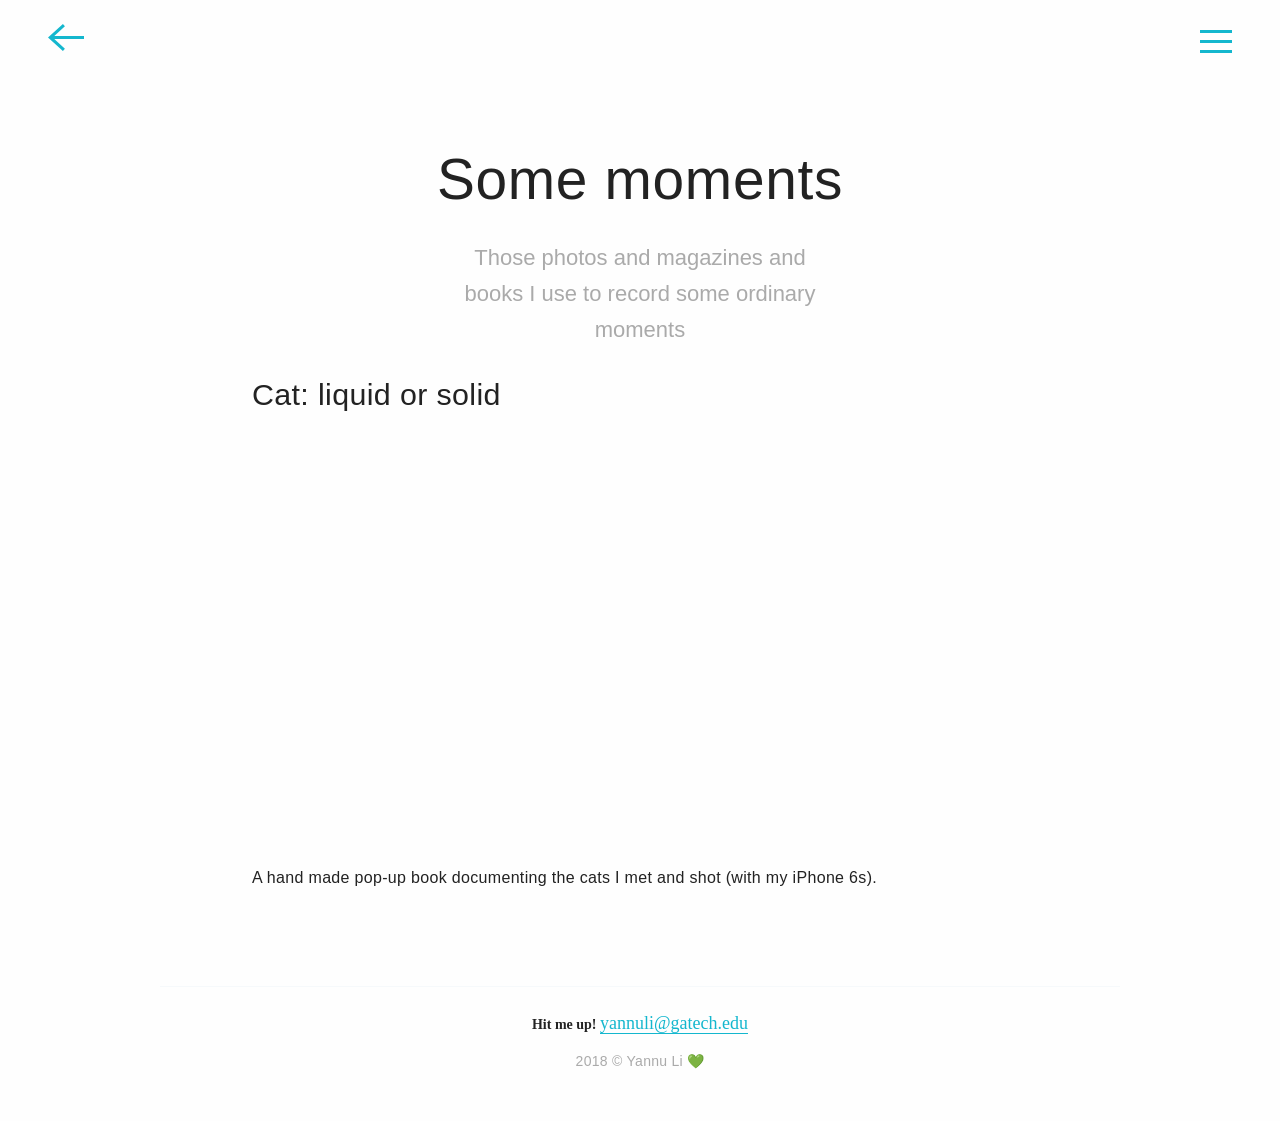
<file: art/Time-Capsule/index.html>
<!DOCTYPE html><!--[if lt IE 9]>
<html class='lt-ie9 no-js' lang='en'>
<![endif]-->
<!--[if gte IE 9]><!-->
<html class="no-js" lang="en">
<!--<![endif]-->
<head>
  <meta charset="utf-8">
  <meta http-equiv="X-UA-Compatible" content="IE=edge,chrome=1">
 <title>Yannu Li</title>
  <meta name="description" content="Human-Computer Interaction applicant, currently a senior student.">
  <meta name="author" content="Yannu Li">
  <meta name="viewport" content="width=device-width,initial-scale=1">
  <link rel="apple-touch-icon-precomposed" sizes="144x144" href="../../images/favicon/apple-touch-icon-144x144.png">
  <link rel="apple-touch-icon-precomposed" sizes="152x152" href="../../images/favicon/apple-touch-icon-152x152.png">
  <link rel="icon" type="image/png" href="../../images/favicon/favicon-32x32.png" sizes="32x32">
  <link rel="icon" type="image/png" href="../../images/favicon/favicon-16x16.png" sizes="16x16">
  <link rel="stylesheet" href="../../styles/main.css">
  <link rel="stylesheet" type="text/css" href="http://fast.fonts.net/cssapi/67330240-65d1-4421-80e1-1ed4d5553a91.css">
  <script>
    (function(i,s,o,g,r,a,m){i['GoogleAnalyticsObject']=r;i[r]=i[r]||function(){
    (i[r].q=i[r].q||[]).push(arguments)},i[r].l=1*new Date();a=s.createElement(o),
    m=s.getElementsByTagName(o)[0];a.async=1;a.src=g;m.parentNode.insertBefore(a,m)
    })(window,document,'script','https://www.google-analytics.com/analytics.js','ga');
    
    ga('create', 'UA-79140776-1', 'auto');
    ga('send', 'pageview');
    
    
  </script>
</head>
<body>
  <!--[if lt IE 9]>
  <p class='browsehappy'>You are using an <strong>outdated</strong> browser. Please <a href='http://browsehappy.com/'>upgrade your browser</a> to improve your experience.</p>
  <![endif]-->
  <div class="project-content">
    <div class="row">
      <div class="large-10 medium-12 large-offset-1 columns"><h1>Some moments</h1>

<h4>Those photos and magazines and books I use to record some ordinary moments</h4>
 
<h2>Cat: liquid or solid</h2>

 <div class="vid-wrapper">
                            <iframe src="https://player.vimeo.com/296788093" width="770" height="600" frameborder="0" webkitallowfullscreen mozallowfullscreen allowfullscreen></iframe>
                        </div>
                        
<p>A hand made pop-up book documenting the cats I met and shot (with my iPhone 6s).</p>

      </div>
    </div>
  </div>
  
  
  <div class="back"><a href="/design"><img src="../../images/arrow.svg" class="back-img"></a></div>
 <div>
   <footer>
      <div class="row content--fadeIn">
        <div class="large-12 columns clearfix footer-content">
          <div class="footer-contact">
            <label>Hit me up! </label><a href="mailto:yannuli@gatech.edu">yannuli@gatech.edu</a>
          </div>
          <div class="footer-copyright">
            <p>2018 © Yannu Li 💚</p>
          </div>
        </div>
      </div>
    </footer>
  </div>
  <div class="menu">
    <div class="menu-button"><span class="top"></span><span class="middle"></span><span class="bottom"></span></div>
    <div class="menu-overlay">
      <div class="row">
        <div class="large-12 columns">
          <nav>
          <ul>
              <li><a href="/about">About</a></li>
              <li><a href="/design">Project</a></li>
              <li><a href="http://yannuli.com/assets/Yannuli_resume_UXdesigner.pdf">Resume</a></li>
            </ul>
          </nav>
        </div>
      </div>
      <div class="row">
        <div class="large-12 columns">
          <div class="menu-contact">
 <label>Hit me up!</label>
            <p><a href="mailto:yannuli@gatech.edu">yannuli@gatech.edu</a></p>
          </div>
          <div class="menu-contact"><label>Connect with me!</label>
           <p><a href="https://www.instagram.com/lagadima/" target="_blank">Instagram</a><a href="https://vimeo.com/lagadima">Vimeo</a><a href="https://www.linkedin.com/in/yannu-li-b14712108/" target="_blank">LinkedIn</a><a href="https://medium.com/@yannuli" target="_blank">Medium</a></p>
          </div>
        </div>
      </div>
    </div>
  </div>
  <script src="../../scripts/main.js"></script>
</body></html>
</file>
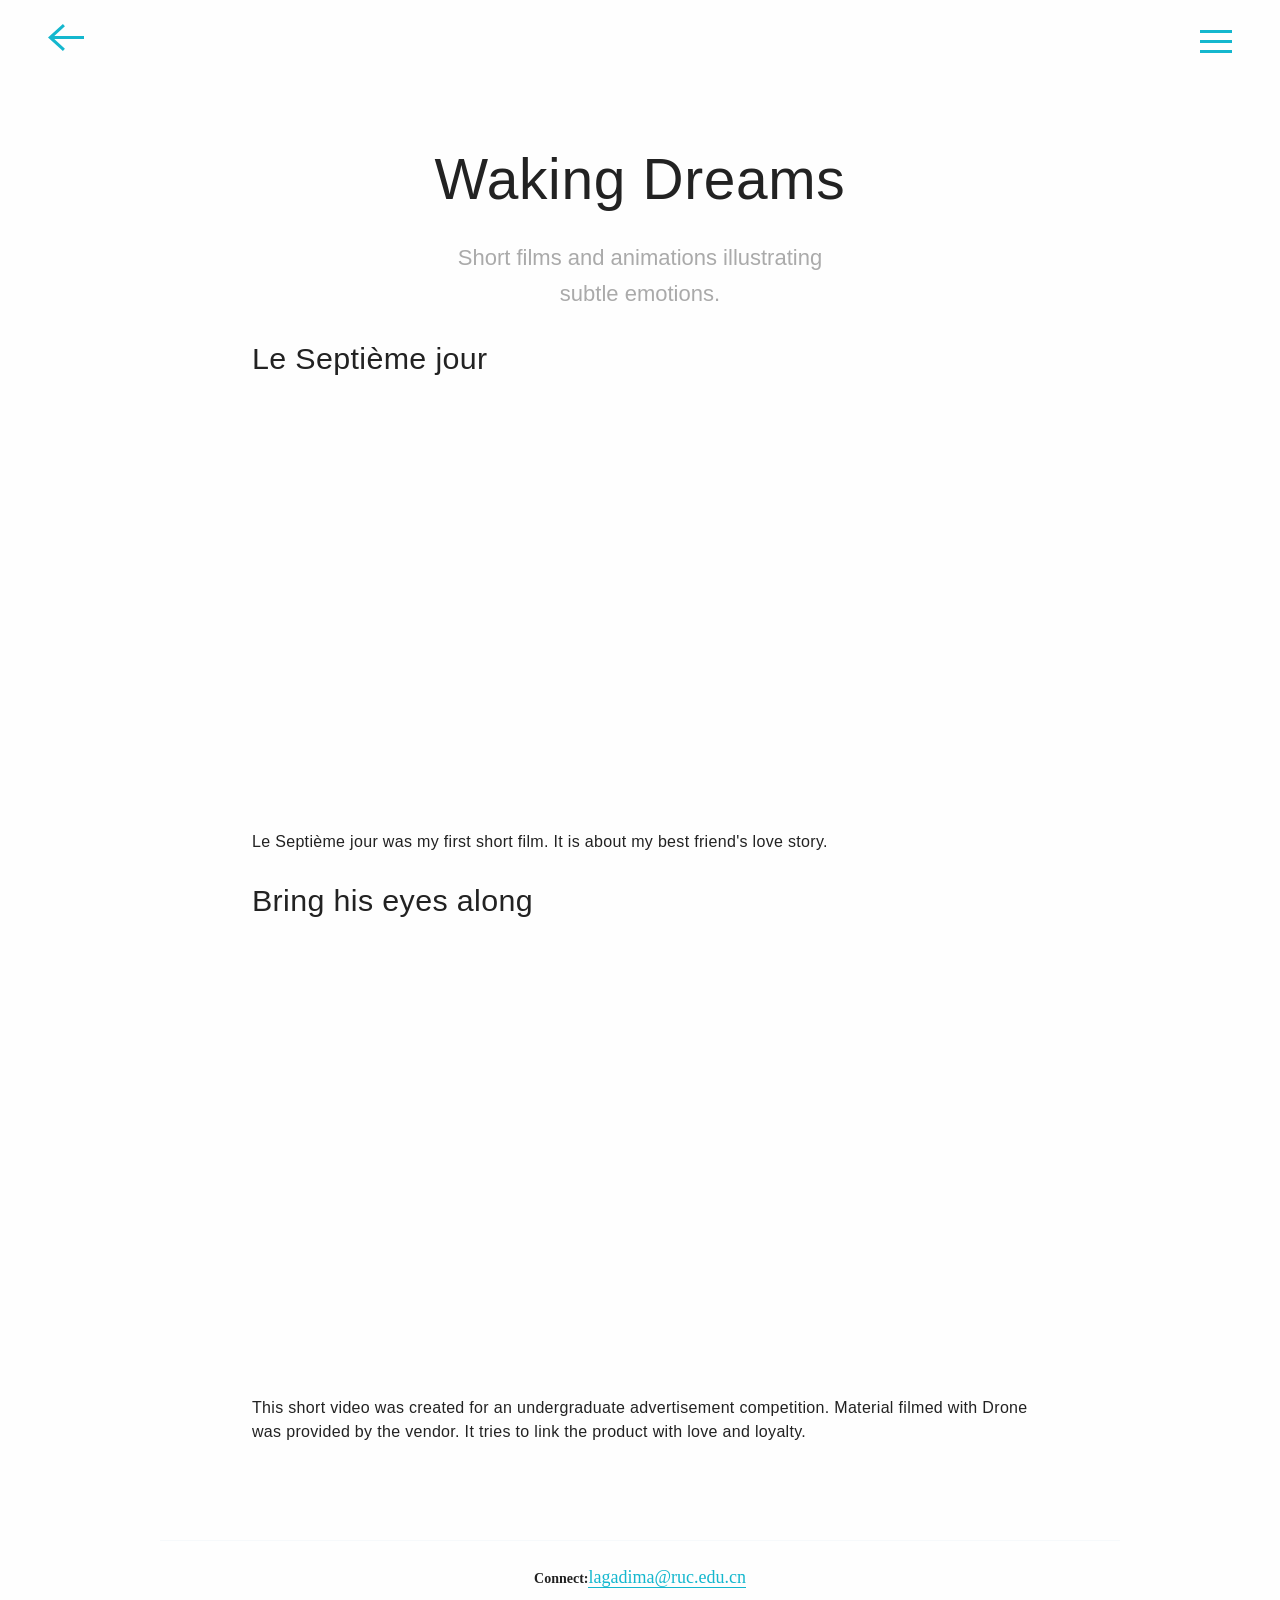
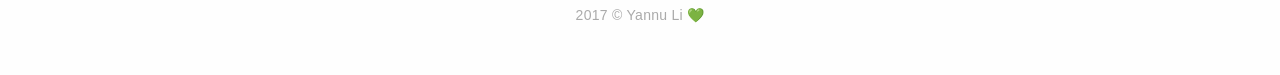
<file: art/Waking-Dreams/index.html>
<!DOCTYPE html><!--[if lt IE 9]>
<html class='lt-ie9 no-js' lang='en'>
<![endif]-->
<!--[if gte IE 9]><!-->
<html class="no-js" lang="en">
<!--<![endif]-->
<head>
  <meta charset="utf-8">
  <meta http-equiv="X-UA-Compatible" content="IE=edge,chrome=1">
 <title>Yannu Li</title>
  <meta name="description" content="Human-Computer Interaction applicant, currently a senior student.">
  <meta name="author" content="Yannu Li">
  <meta name="viewport" content="width=device-width,initial-scale=1">
  <link rel="apple-touch-icon-precomposed" sizes="144x144" href="../../images/favicon/apple-touch-icon-144x144.png">
  <link rel="apple-touch-icon-precomposed" sizes="152x152" href="../../images/favicon/apple-touch-icon-152x152.png">
  <link rel="icon" type="image/png" href="../../images/favicon/favicon-32x32.png" sizes="32x32">
  <link rel="icon" type="image/png" href="../../images/favicon/favicon-16x16.png" sizes="16x16">
  <link rel="stylesheet" href="../../styles/main.css">
  <link rel="stylesheet" type="text/css" href="//fast.fonts.net/cssapi/67330240-65d1-4421-80e1-1ed4d5553a91.css">
  <script>
    (function(i,s,o,g,r,a,m){i['GoogleAnalyticsObject']=r;i[r]=i[r]||function(){
    (i[r].q=i[r].q||[]).push(arguments)},i[r].l=1*new Date();a=s.createElement(o),
    m=s.getElementsByTagName(o)[0];a.async=1;a.src=g;m.parentNode.insertBefore(a,m)
    })(window,document,'script','https://www.google-analytics.com/analytics.js','ga');
    
    ga('create', 'UA-79140776-1', 'auto');
    ga('send', 'pageview');
    
    
  </script>
</head>
<body>
  <!--[if lt IE 9]>
  <p class='browsehappy'>You are using an <strong>outdated</strong> browser. Please <a href='http://browsehappy.com/'>upgrade your browser</a> to improve your experience.</p>
  <![endif]-->
  <div class="project-content">
    <div class="row">
      <div class="large-10 medium-12 large-offset-1 columns"><h1>Waking Dreams</h1>

<h4>Short films and animations illustrating subtle emotions.</h4>
 
<h2>Le Septième jour</h2>

 <div class="vid-wrapper">
                            <iframe src="https://player.vimeo.com/video/217123051" width="770" height="600" frameborder="0" webkitallowfullscreen mozallowfullscreen allowfullscreen></iframe>
                        </div>
                        
<p>Le Septième jour was my first short film. It is about my best friend's love story.</p>

<h2>Bring his eyes along</h2>

<div class="vid-wrapper">
                            <iframe src="https://player.vimeo.com/video/217246849" width="770" height="600" frameborder="0" webkitallowfullscreen mozallowfullscreen allowfullscreen></iframe>
                        </div>
<p>      </p>                     
<p>This short video was created for an undergraduate advertisement competition. Material filmed with Drone was provided by the vendor. It tries to link the product with love and loyalty.</p>

     
      </div>
    </div>
  </div>
  <div class="back"><a href="/art"><img src="../../images/arrow.svg" class="back-img"></a></div>
 <div>
   <footer>
      <div class="row content--fadeIn">
        <div class="large-12 columns clearfix footer-content">
          <div class="footer-contact">
            <label>Connect:</label><a href="mailto:lagadima@ruc.edu.cn">lagadima@ruc.edu.cn</a>
          </div>
          <div class="footer-copyright">
            <p>2017 © Yannu Li 💚</p>
          </div>
        </div>
      </div>
    </footer>
  </div>
  <div class="menu">
    <div class="menu-button"><span class="top"></span><span class="middle"></span><span class="bottom"></span></div>
    <div class="menu-overlay">
      <div class="row">
        <div class="large-12 columns">
          <nav>
          <ul>
              <li><a href="/about">About</a></li>
              <li><a href="/">Projects</a></li>
              <li><a href="http://yannuli.com/assets/Yannuli_resume_UXdesigner.pdf">Resume</a></li>
            </ul>
          </nav>
        </div>
      </div>
      <div class="row">
        <div class="large-12 columns">
          <div class="menu-contact">
 <label>Hit me up!</label>
            <p><a href="mailto:lagadima@ruc.edu.cn">lagadima@ruc.edu.cn</a></p>
          </div>
          <div class="menu-contact"><label>Connect with me!</label>
           <p><a href="https://www.instagram.com/lagadima/" target="_blank">Instagram</a><a href="https://vimeo.com/lagadima">Vimeo</a><a href="https://www.linkedin.com/in/yannu-li-b14712108/" target="_blank">LinkedIn</a><a href="https://medium.com/@yannuli" target="_blank">Medium</a></p>
          </div>
        </div>
      </div>
    </div>
  </div>
  <script src="../../scripts/main.js"></script>
</body></html>
</file>
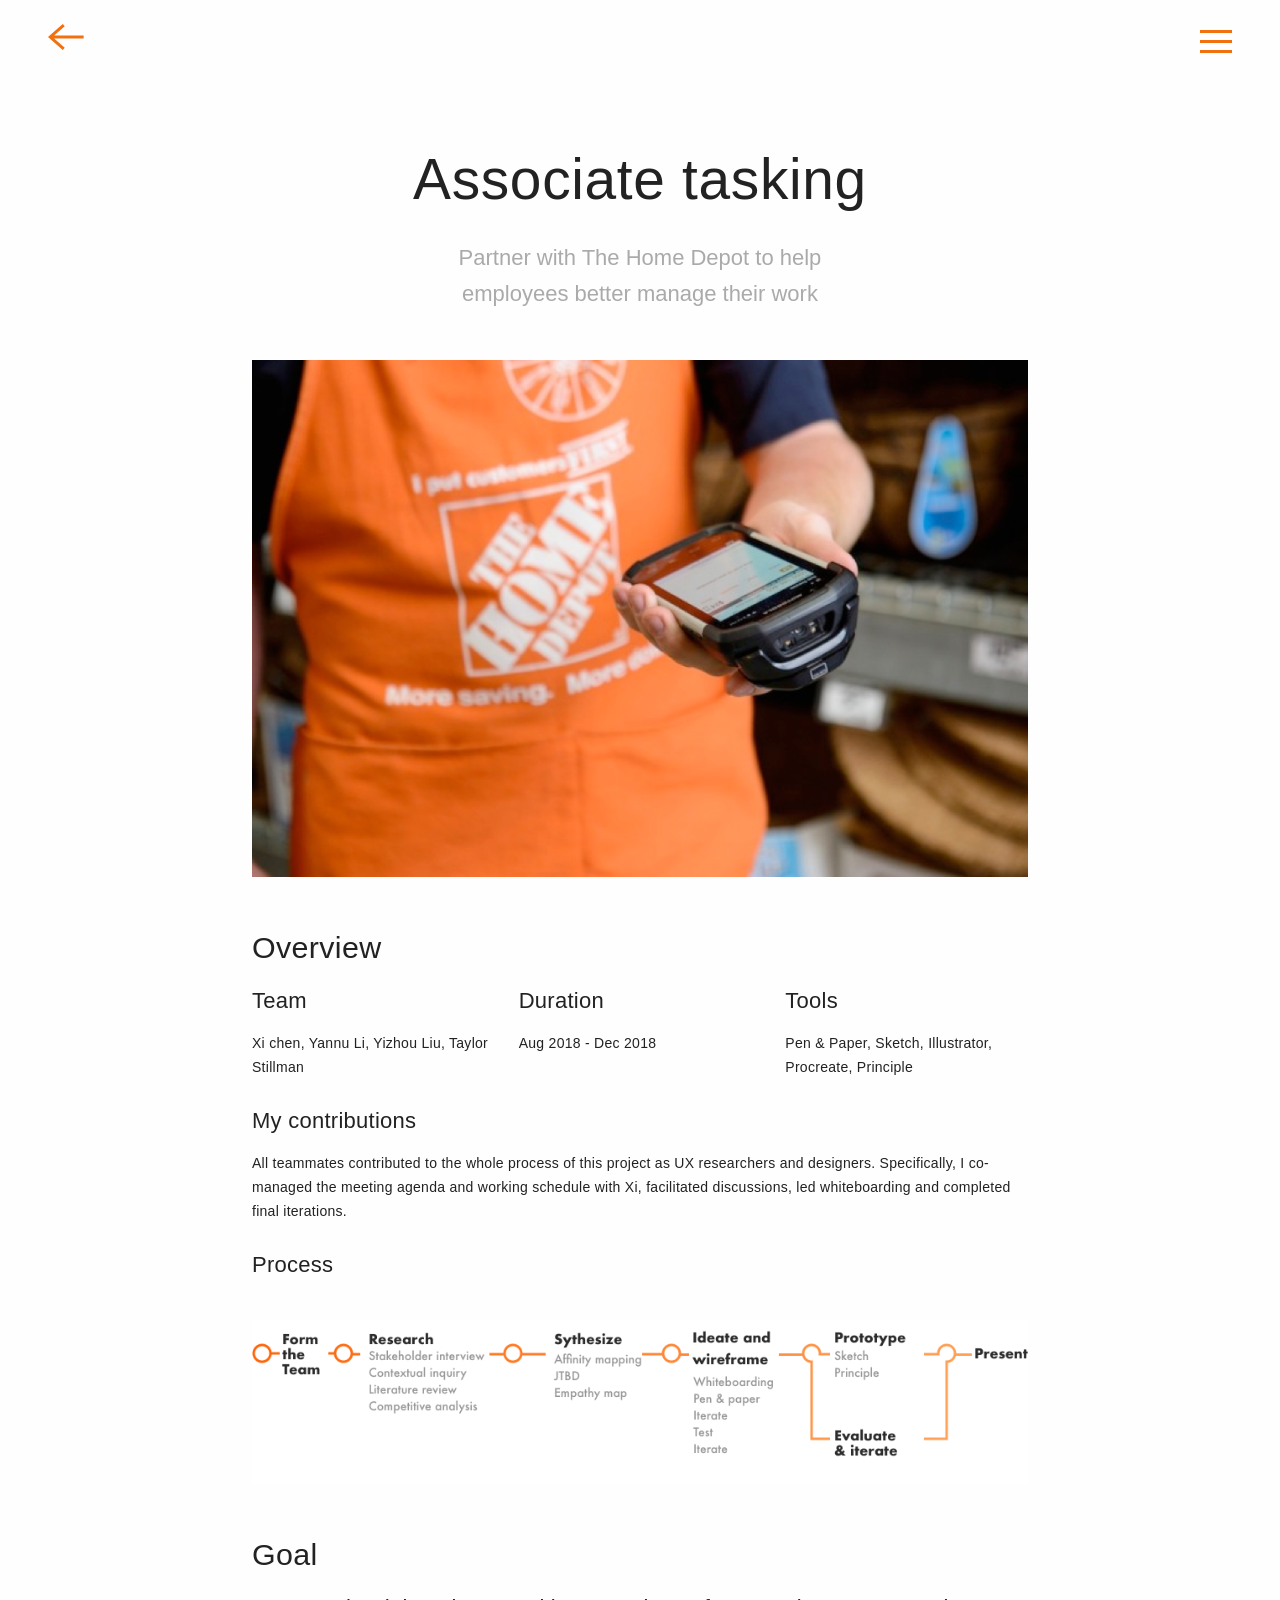
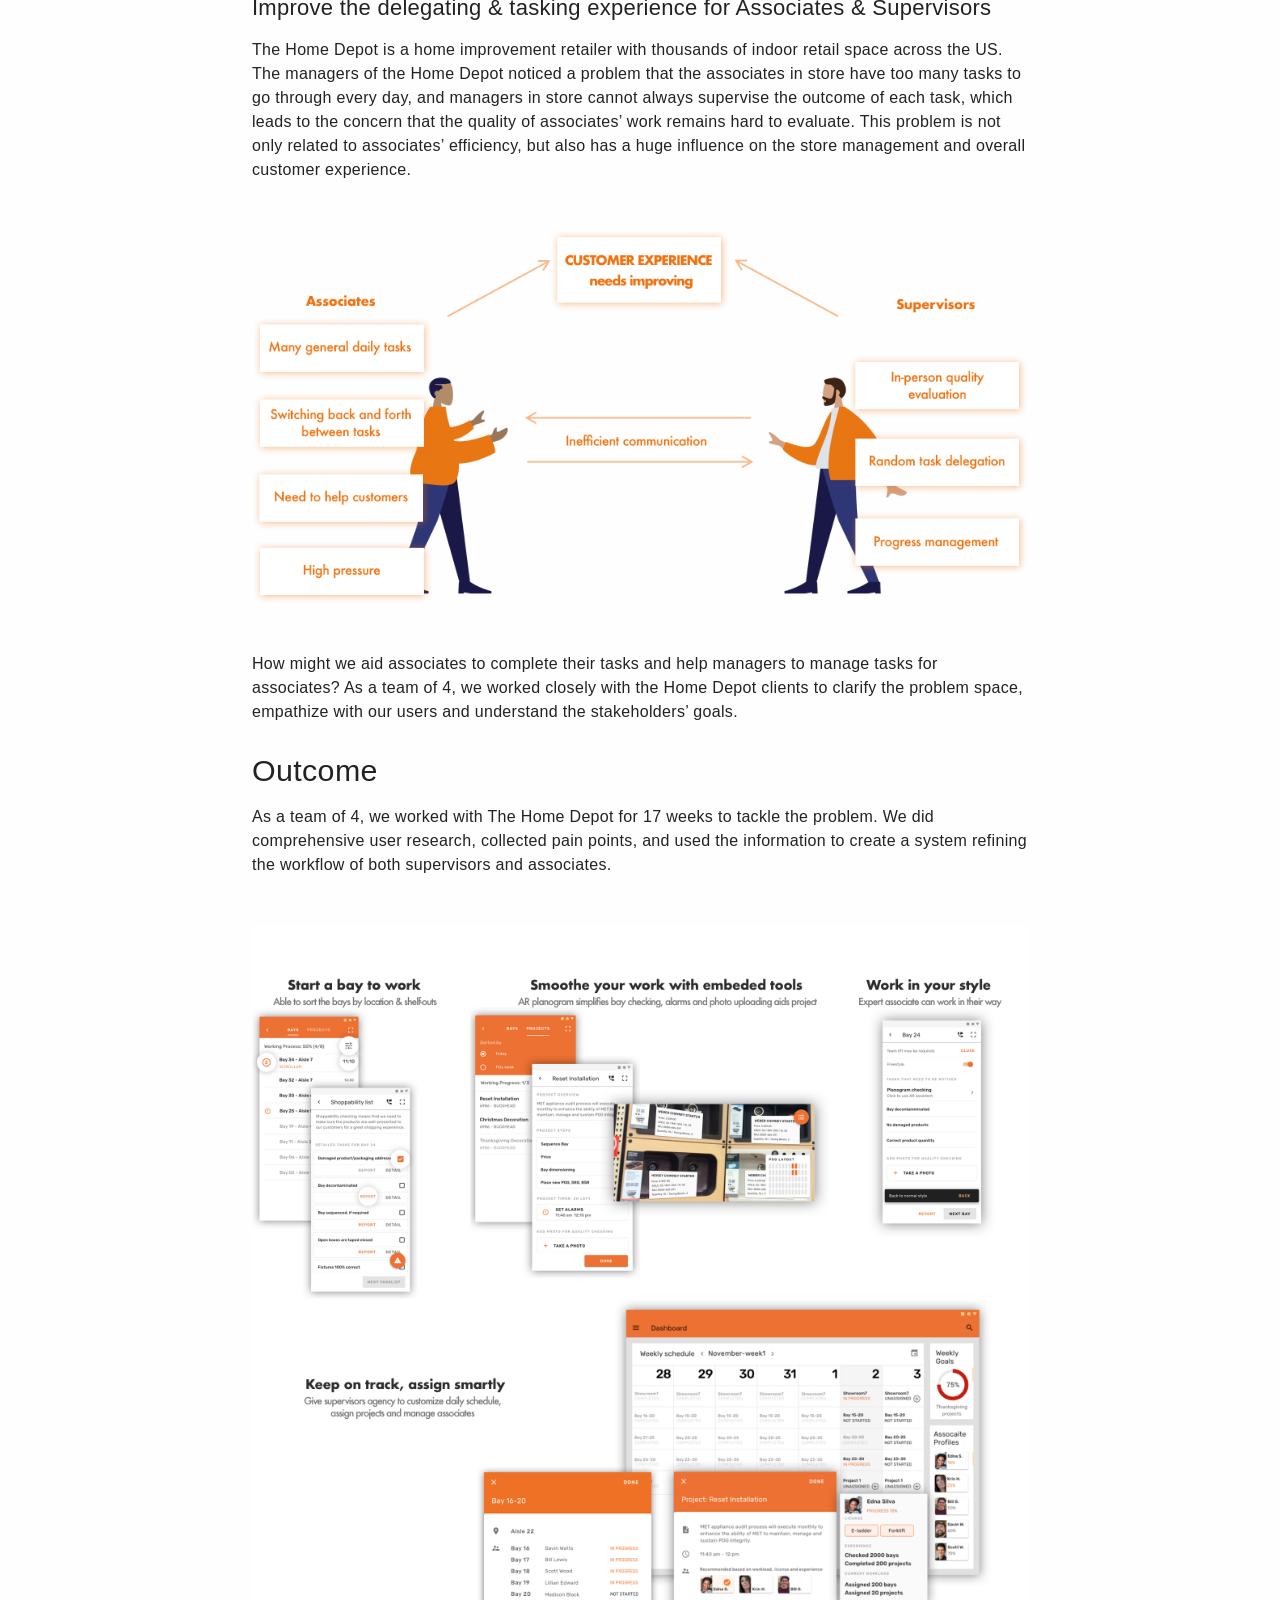
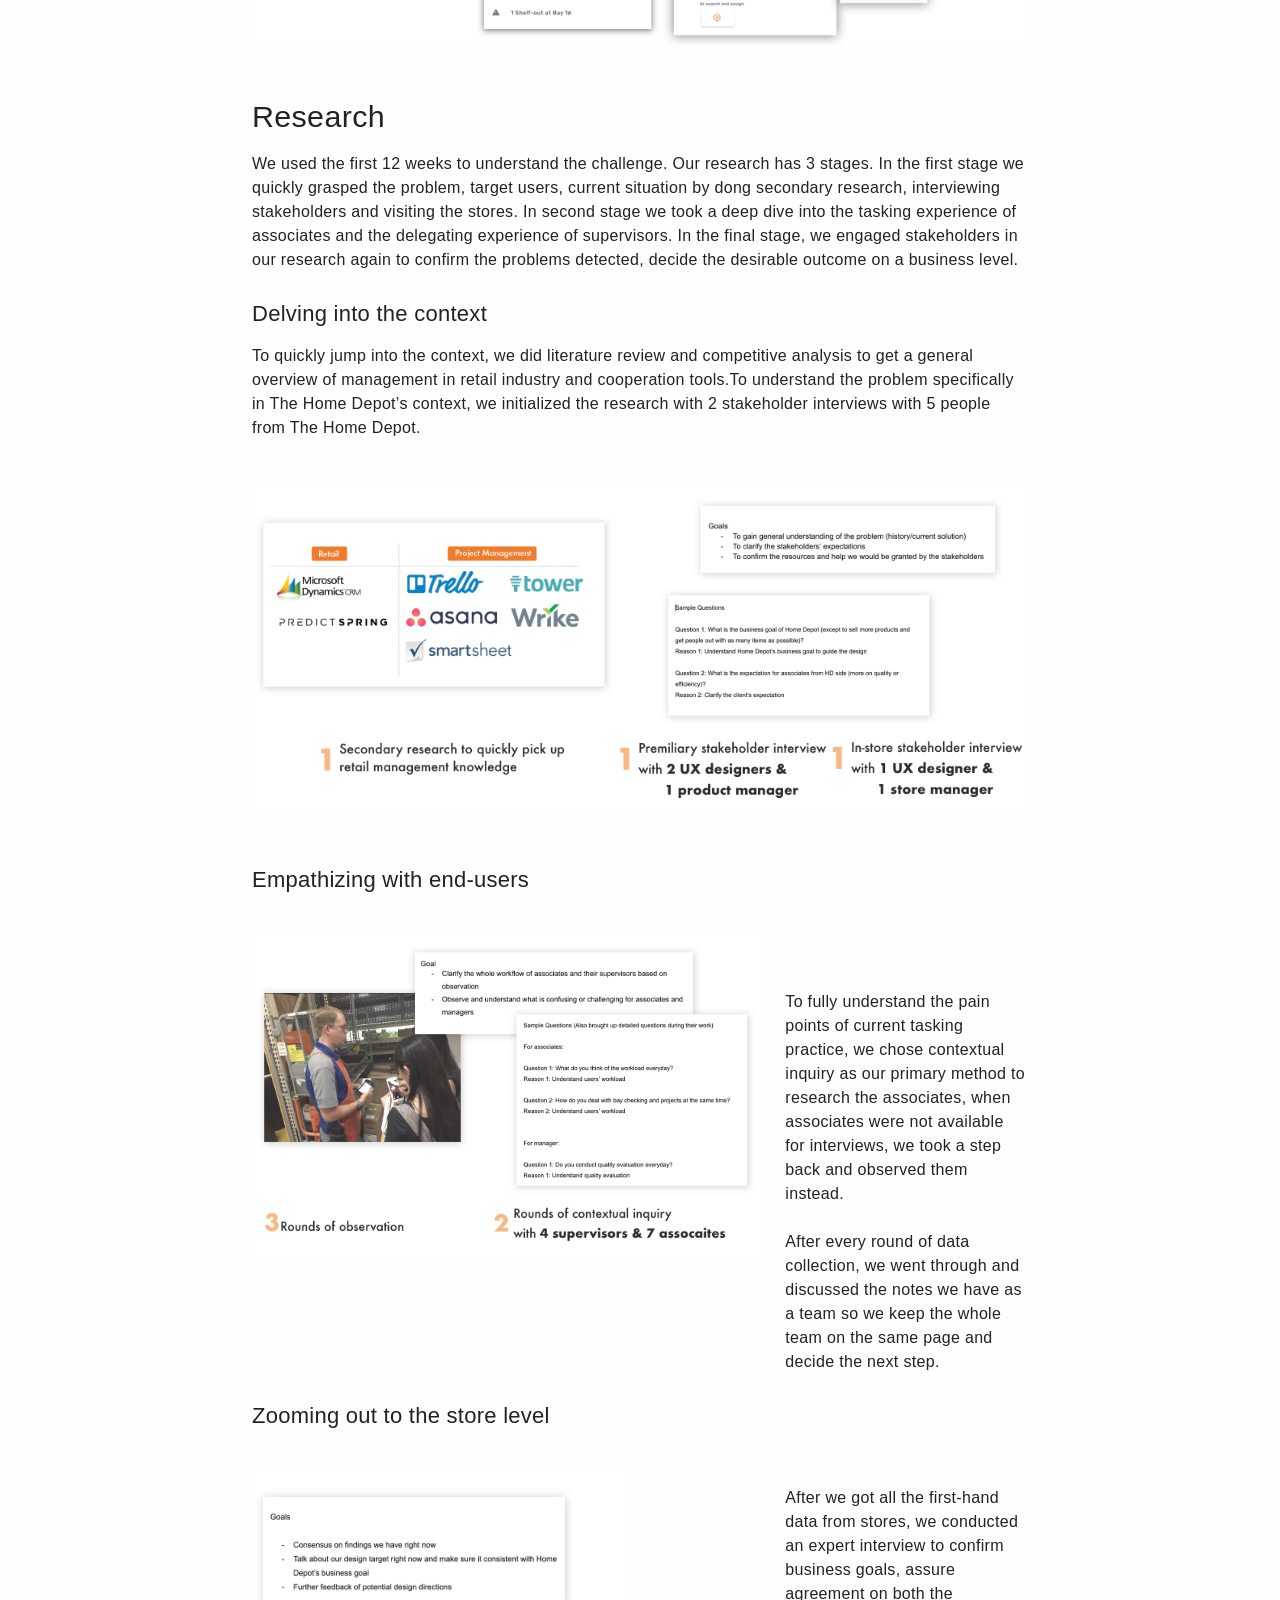
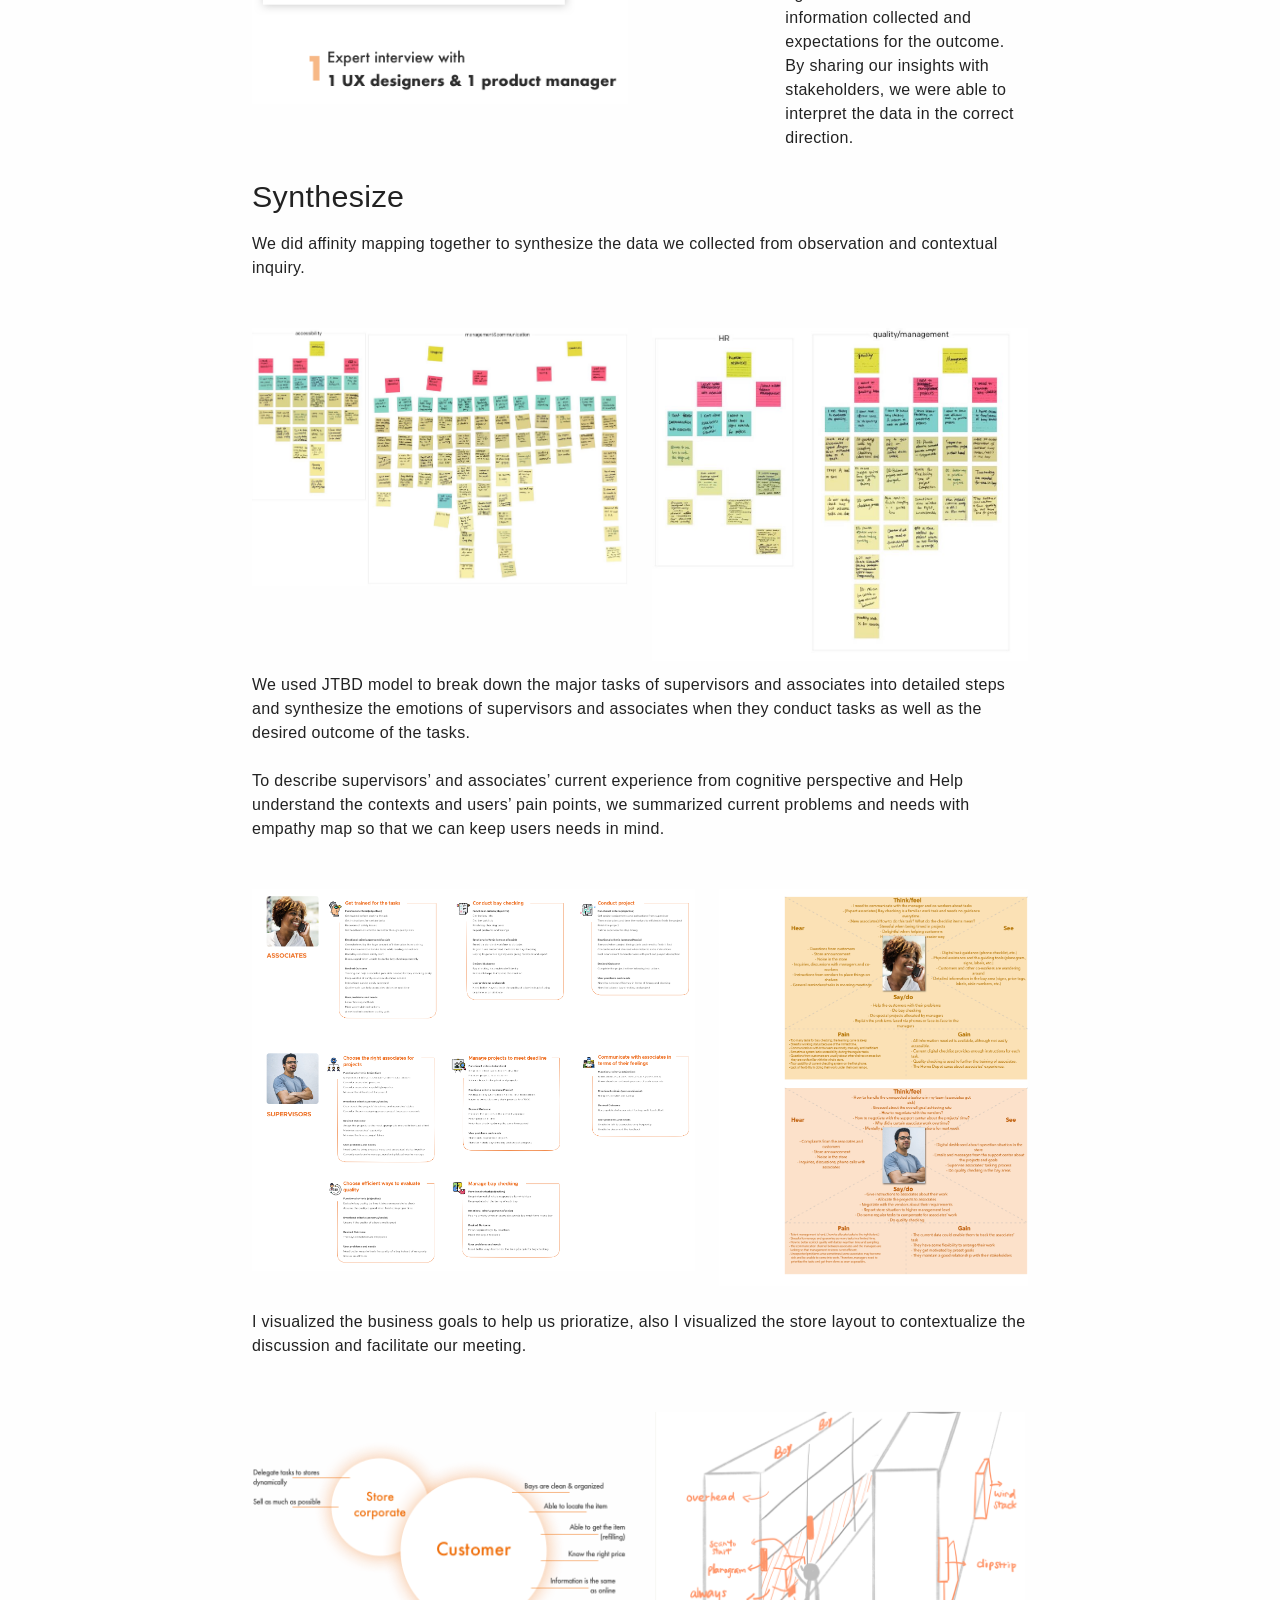
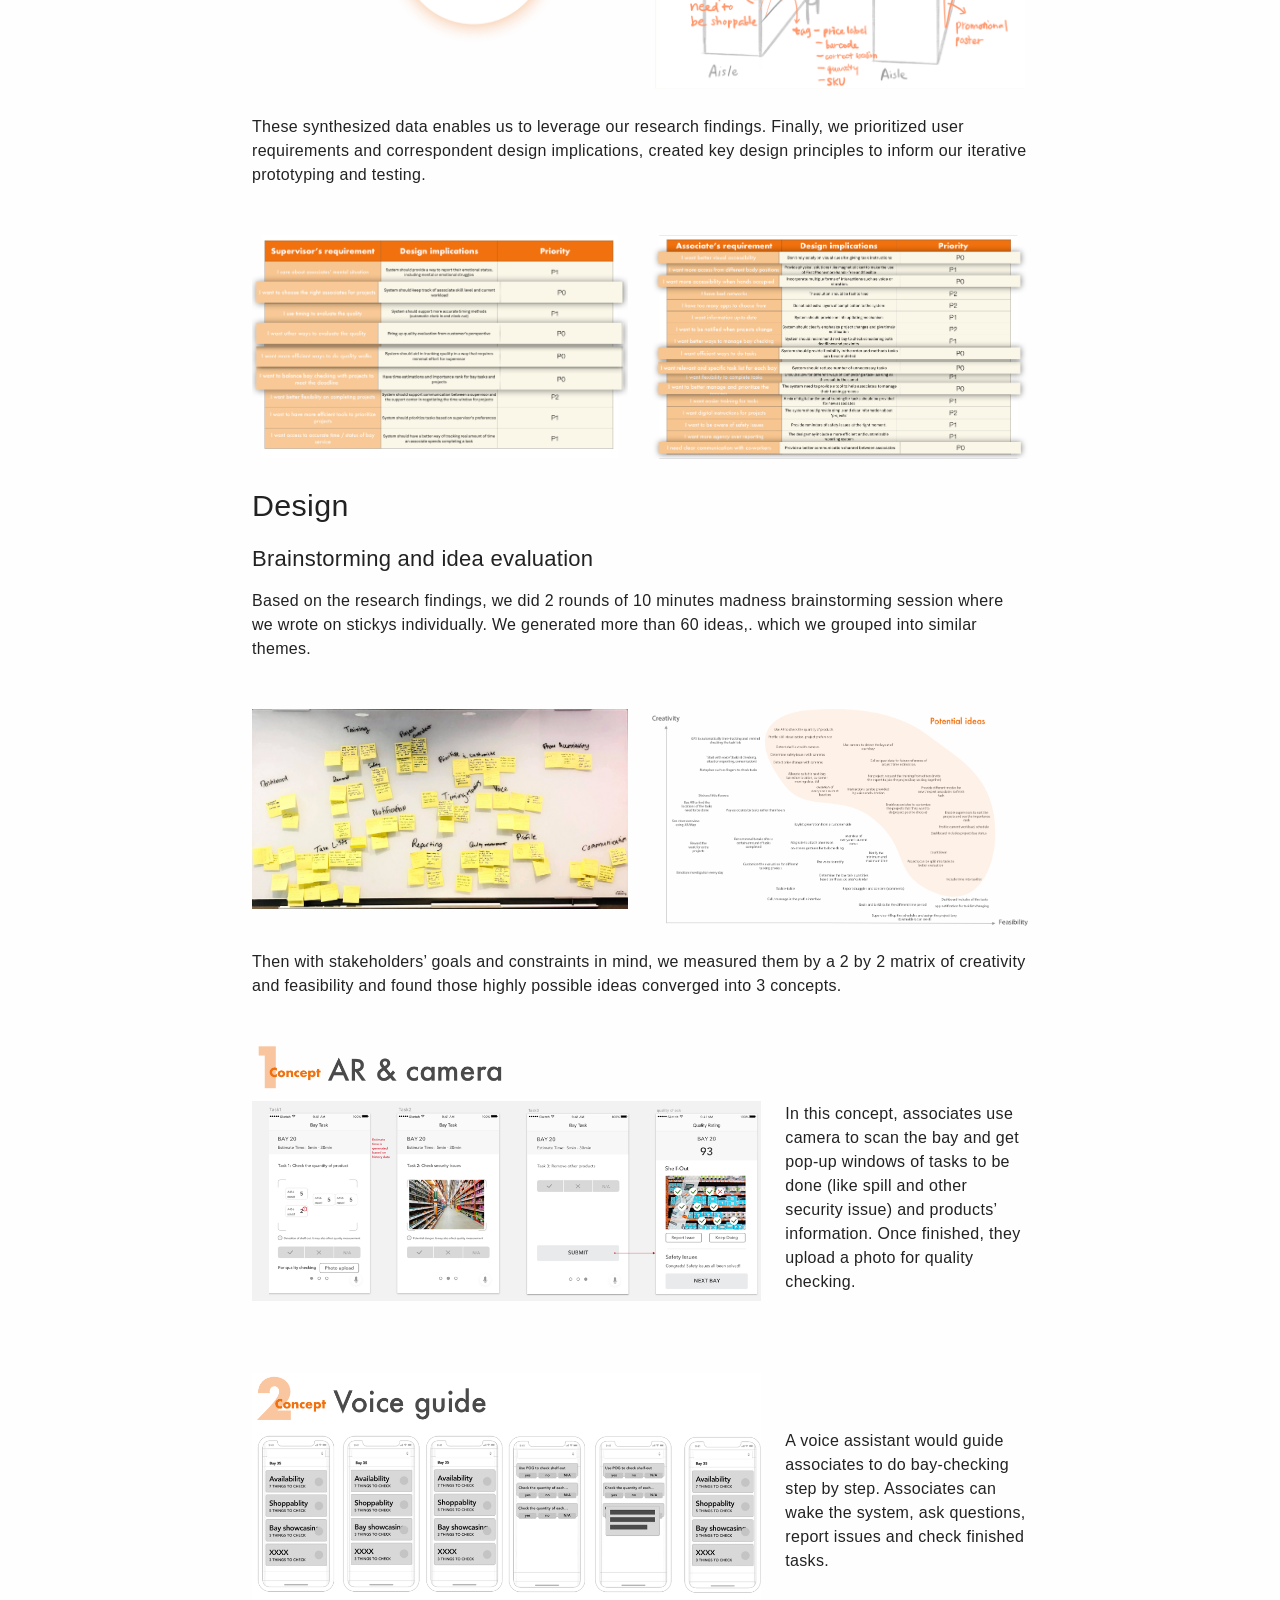
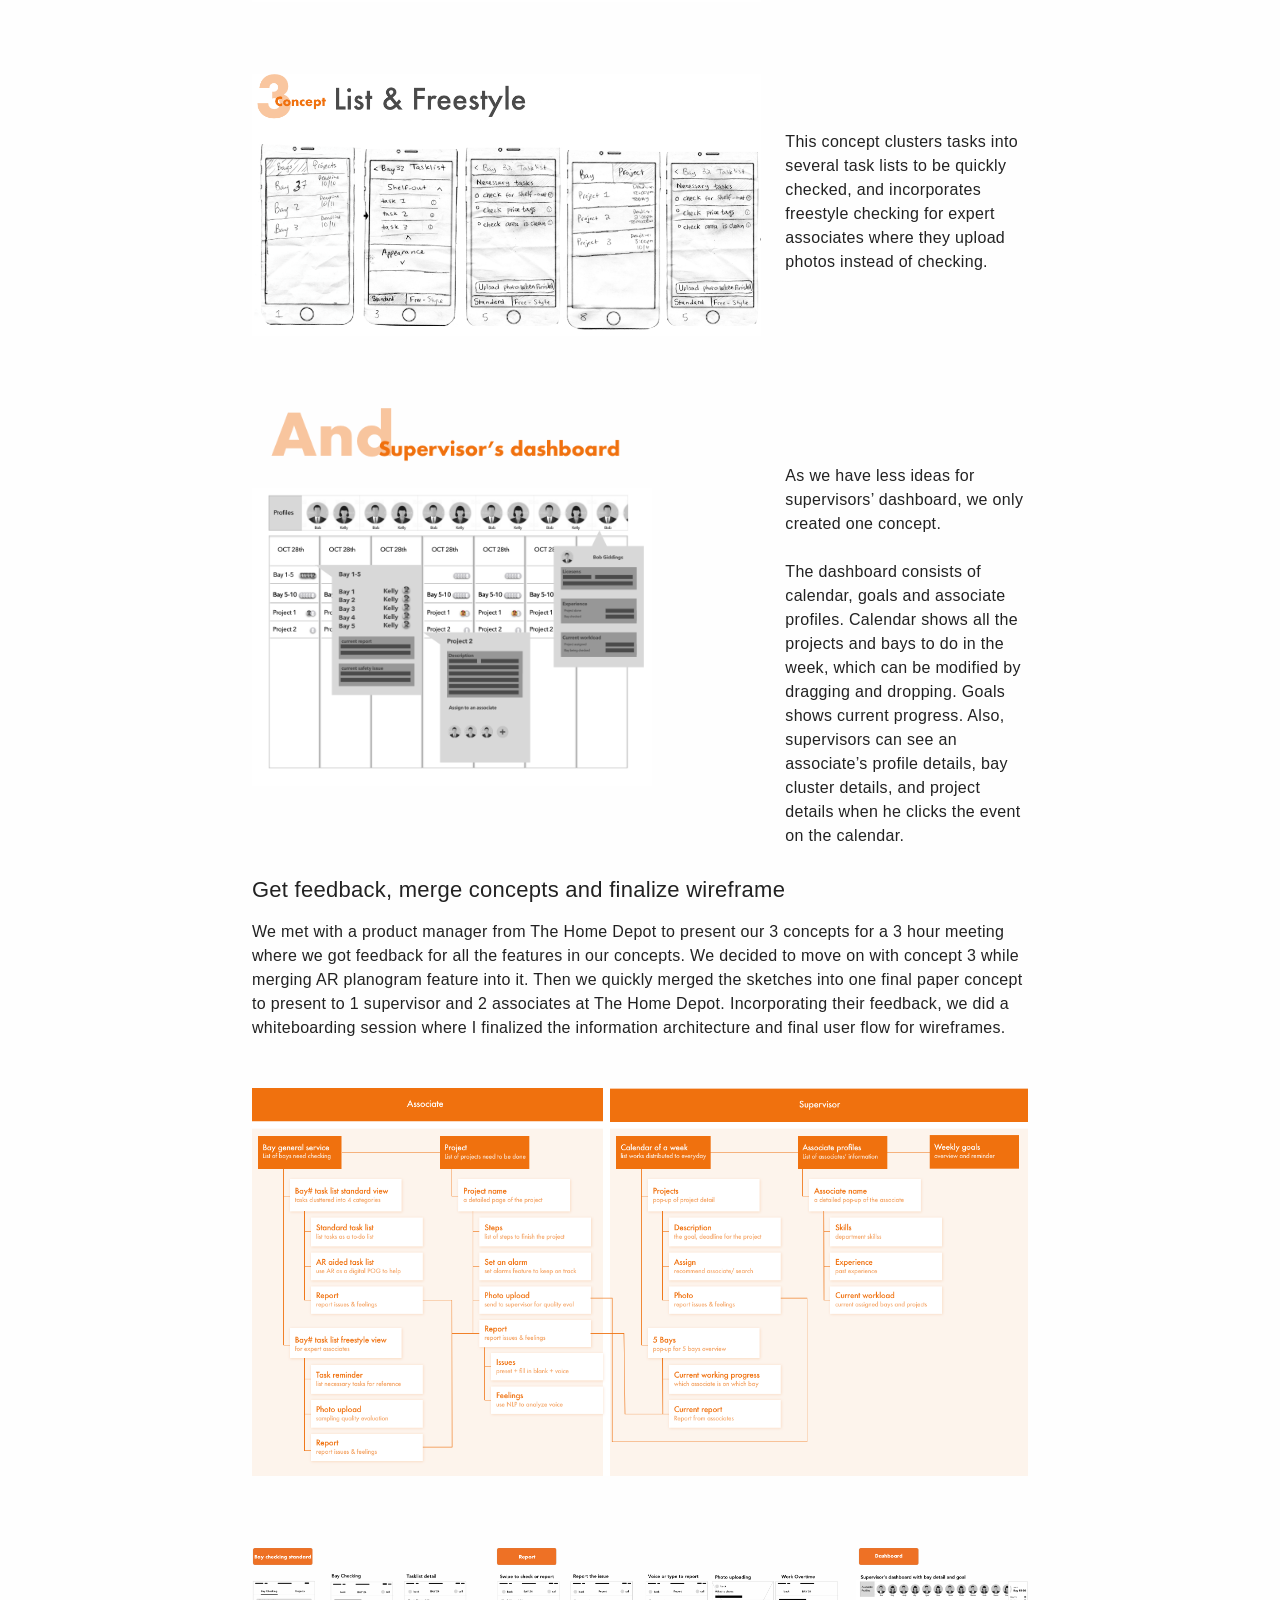
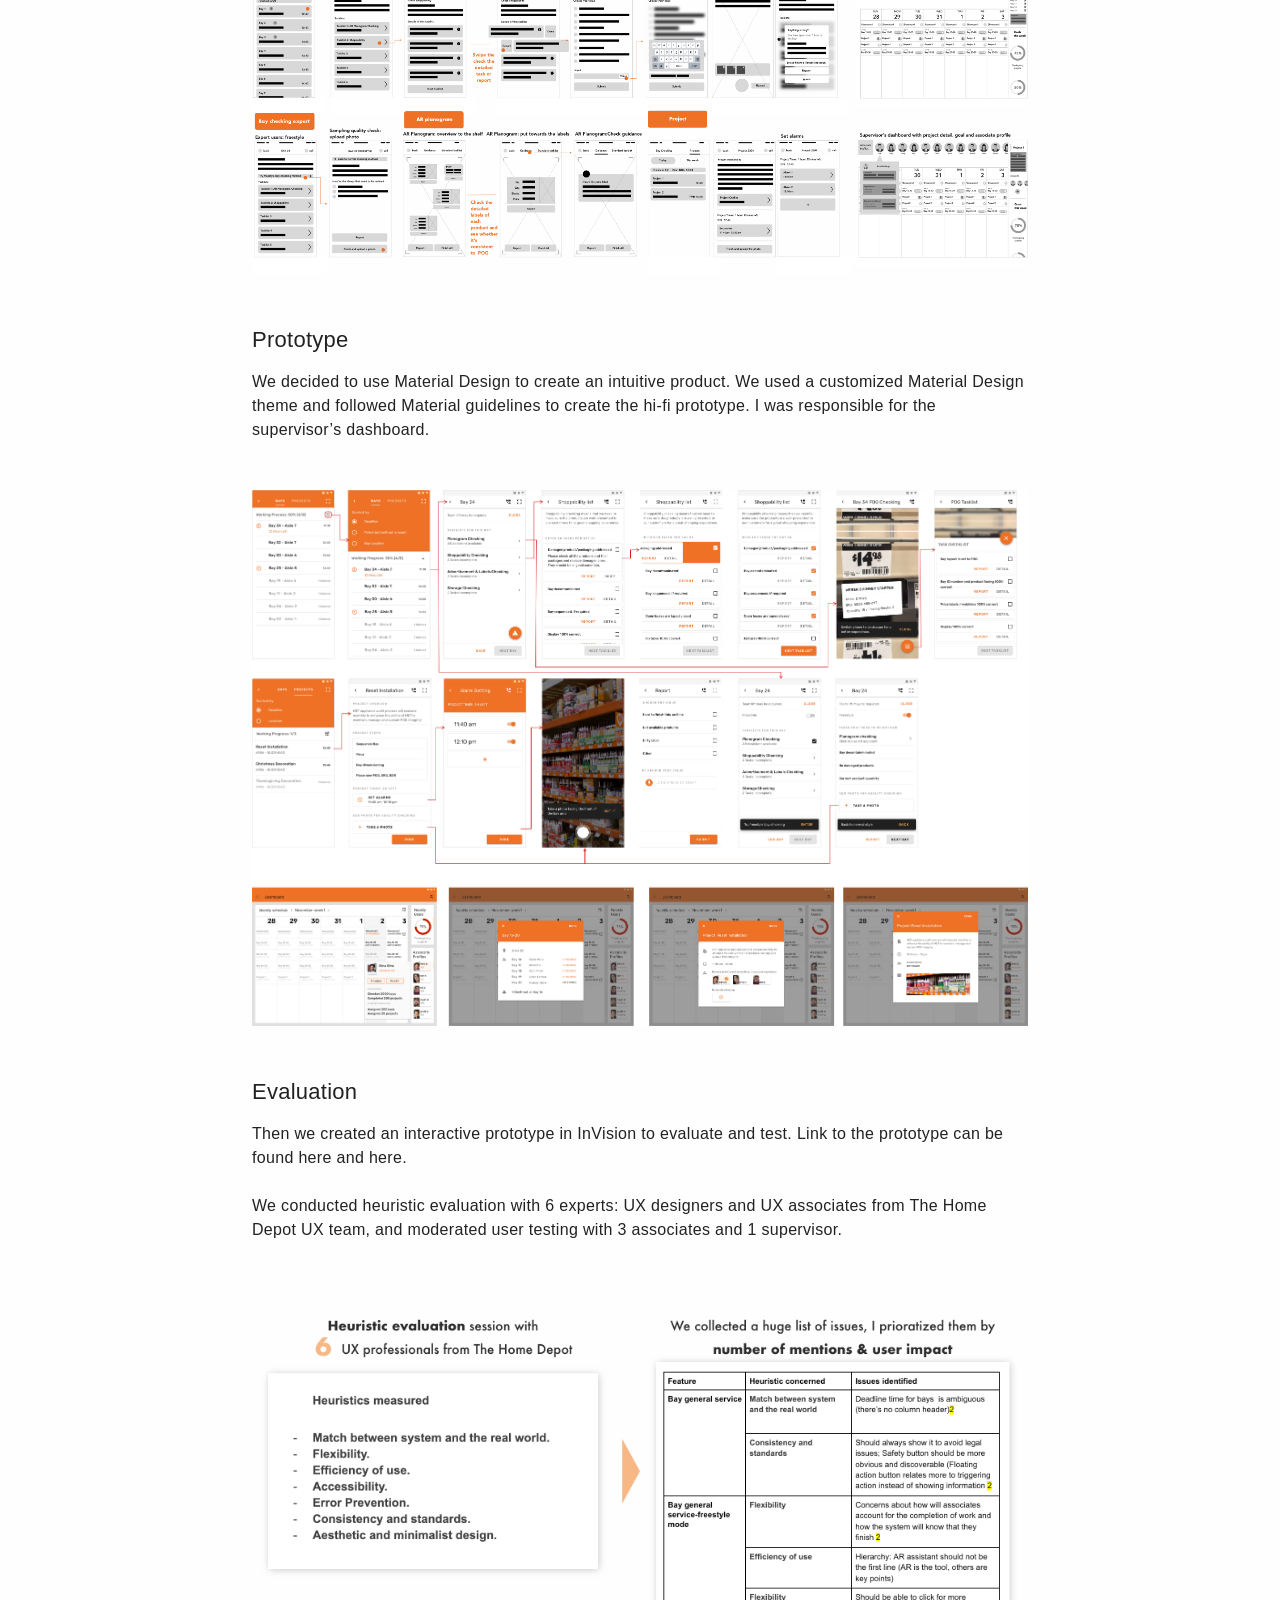
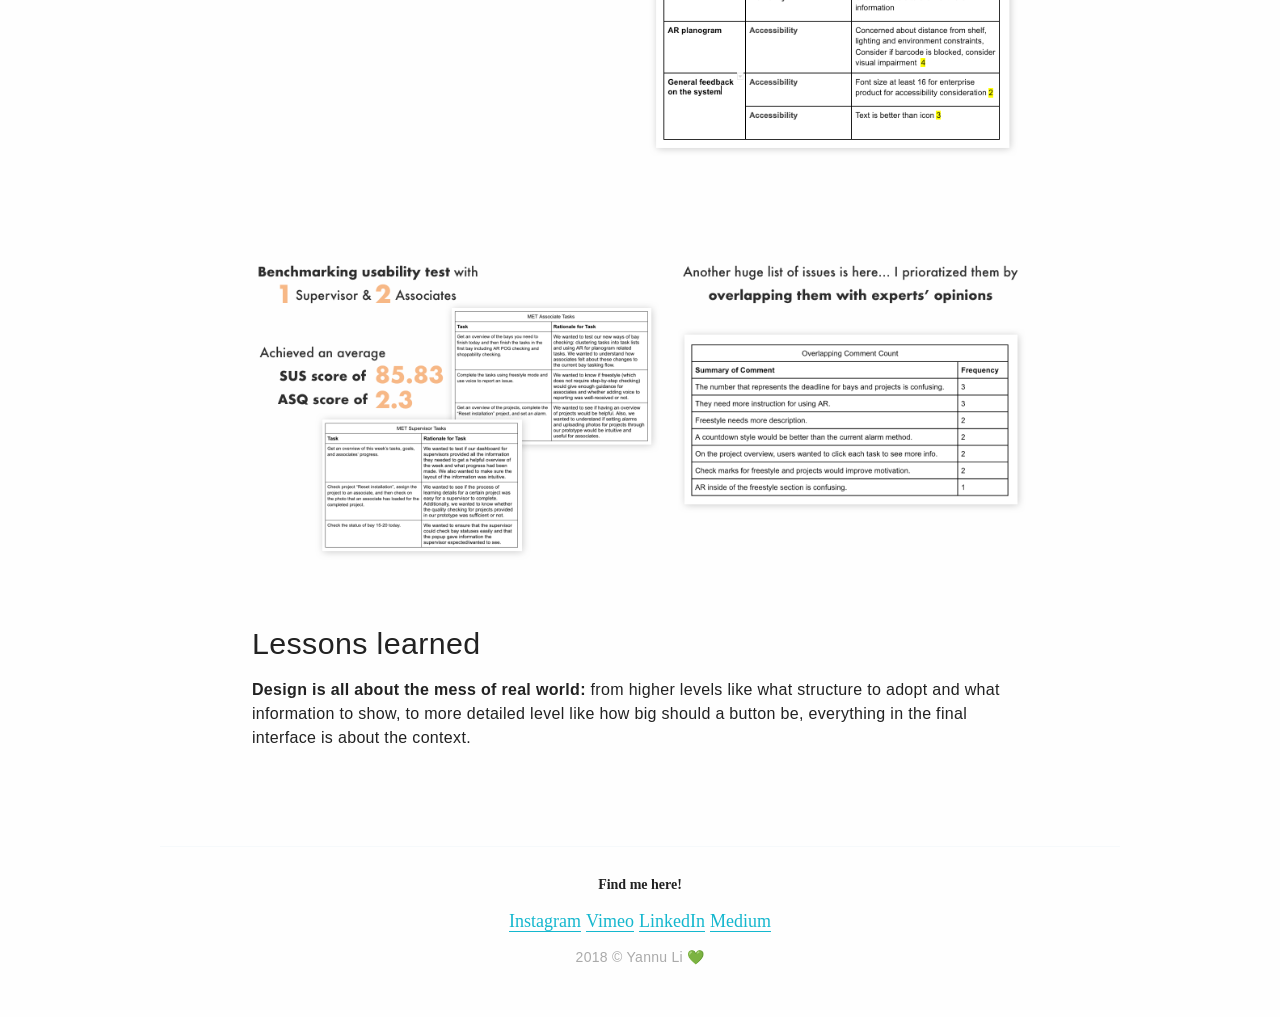
<file: design/associate-tasking/index.html>
<!DOCTYPE html><!--[if lt IE 9]>
<html class='lt-ie9 no-js' lang='en'>
<![endif]-->
<!--[if gte IE 9]><!-->
<html class="no-js" lang="en">
<!--<![endif]-->
<head>
  <meta charset="utf-8">
  <meta http-equiv="X-UA-Compatible" content="IE=edge,chrome=1">
  <title>Yannu Li</title>
  <meta name="description" content="Human-Computer Interaction applicant, currently a senior student.">
  <meta name="author" content="Yannu Li">
  <meta name="viewport" content="width=device-width,initial-scale=1">
  <link rel="apple-touch-icon-precomposed" sizes="144x144" href="../../images/favicon/apple-touch-icon-144x144.png">
  <link rel="apple-touch-icon-precomposed" sizes="152x152" href="../../images/favicon/apple-touch-icon-152x152.png">
  <link rel="icon" type="image/png" href="../../images/favicon/favicon-32x32.png" sizes="32x32">
  <link rel="icon" type="image/png" href="../../images/favicon/favicon-16x16.png" sizes="16x16">
  <link rel="stylesheet" href="../../styles/main.css">
  <link rel="stylesheet" type="text/css" href="http://fast.fonts.net/cssapi/67330240-65d1-4421-80e1-1ed4d5553a91.css">
 <!-- Global site tag (gtag.js) - Google Analytics -->
<script async src="https://www.googletagmanager.com/gtag/js?id=UA-111857537-1"></script>
<script>
  window.dataLayer = window.dataLayer || [];
  function gtag(){dataLayer.push(arguments);}
  gtag('js', new Date());

  gtag('config', 'UA-111857537-1');
</script>
</head>
<body>
  <!--[if lt IE 9]>
  <p class='browsehappy'>You are using an <strong>outdated</strong> browser. Please <a href='http://browsehappy.com/'>upgrade your browser</a> to improve your experience.</p>
  <![endif]-->
  <div class="project-content">
    <div class="row">
      <div class="large-10 medium-12 large-offset-1 columns"><h1>Associate tasking</h1>

<h4>Partner with The Home Depot to help employees better manage their work</h4>

<p><img alt="associate-tasking" title="associate-tasking" src="../../images/design/at-0.png"></p>
<h2>Overview</h2>
<div class="row">
	<div class="large-4 columns">
	<h3>Team</h3>
	<p style="font-size: .875rem">Xi chen, Yannu Li, Yizhou Liu, Taylor Stillman</p>
</div>
<div class="large-4 columns">
	<h3>Duration</h3>
	<p style="font-size: .875rem">Aug 2018 - Dec 2018</p>
</div>
<div class="large-4 columns">
	<h3>Tools</h3>
	<p style="font-size: .875rem">Pen &amp Paper, Sketch,  Illustrator, Procreate, Principle</p>
	
</div>
<div class="large-12 columns"><h3>My contributions</h3>
	<p style="font-size: .875rem">All teammates contributed to  the whole process of this project as UX researchers and designers. Specifically, I co-managed the meeting agenda and working schedule with Xi, facilitated discussions, led whiteboarding and completed final iterations.</p>	
	<h3>Process</h3>
		<p><img alt="process" title="process" src="../../images/design/at-process.png"></p>

</div>

</div>
<h2>Goal</h2>
<h3>Improve the delegating &amp tasking experience for Associates &amp Supervisors</h3>

<p>The Home Depot is a home improvement retailer with thousands of indoor retail space across the US. The managers of the Home Depot noticed a problem that the associates in store have too many tasks to go through every day, and managers in store cannot always supervise the outcome of each task, which leads to the concern that the quality of associates’ work remains hard to evaluate. This problem is not only related to associates’ efficiency, but also has a huge influence on the store management and overall customer experience.</p>

<p><img alt="problem" title="problem" src="../../images/design/at-problem.png"></p>

<p>How might we aid associates to complete their tasks and help managers to manage tasks for associates? As a team of 4, we worked closely with the Home Depot clients to clarify the problem space, empathize with our users and understand the stakeholders’ goals.</p>

<h2>Outcome</h2>
<p>As a team of 4, we worked with The Home Depot for 17 weeks to tackle the problem. We did comprehensive user research, collected pain points, and used the information to create a system refining the workflow of both supervisors and associates. </p>
<p><img alt="outcome" title="outcome" src="../../images/design/at-solution.png"></p>
<h2>Research</h2>

<p>We used the first 12 weeks to understand the challenge. Our research has 3 stages. In the first stage we quickly grasped the problem, target users, current situation by dong secondary research, interviewing stakeholders and visiting the stores. In second stage we took a deep dive into the tasking experience of associates and the delegating experience of supervisors. In the final stage, we engaged stakeholders in our research again to confirm the problems detected, decide the desirable outcome on a business level.</p>

<h3>Delving into the context</h3>

<p>To quickly jump into the context, we did literature review and competitive analysis to get a general overview of management in retail industry and cooperation tools.To understand the problem specifically in The Home Depot’s context, we initialized the research with 2 stakeholder interviews with 5 people from The Home Depot. 
</p>
<p><img alt="research" src="../../images/design/at-research1.png"></p>

<h3>Empathizing with end-users</h3>

<div class="row">
	<div class="large-8 columns"><p><img alt="research" src="../../images/design/at-research2.png"></p></div>
	<div class="large-4 columns" style="margin-top: 10%"><p>To fully understand the pain points of current tasking practice, we chose contextual inquiry as our primary method to research the associates, when associates were not available for interviews, we took a step back and observed them instead.</p>
	<p>After every round of data collection, we went through and discussed the notes we have as a team so we keep the whole team on the same page and decide the next step. </p></div>
</div>

<h3>Zooming out to the store level</h3>

<div class="row">
	<div class="large-6 columns"><p><img alt="research" src="../../images/design/at-research3.png"></p></div>
	<div class="large-4 columns" style="margin-top: 5%"><p>After we got all the first-hand data from stores, we conducted an expert interview to confirm business goals, assure agreement on both the information collected and expectations for the outcome. By sharing our insights with stakeholders, we were able to interpret the data in the correct direction.</p></div>
</div>

<h2>Synthesize</h2>

<p>We did affinity mapping together to synthesize the data we collected from observation and contextual inquiry.</p>

<div class="project-gallery">
          <div class="project-grid-2"><a href="../../images/design/ataa.jpg" class="fluidbox"><img src="../../images/design/ataa.jpg" alt=""></a>
          </div>
          <div class="project-grid-2"><a href="../../images/design/atsa.jpg" class="fluidbox"><img src="../../images/design/atsa.jpg" alt=""></a>
          </div>
          </div>

<p>We used JTBD model to break down the major tasks of supervisors and associates into detailed steps and synthesize the emotions of supervisors and associates when they conduct tasks as well as the desired outcome of the tasks.</p>

<p>To describe supervisors’ and associates’ current experience from cognitive perspective and Help understand the contexts and users’ pain points, we summarized current problems and needs with empathy map so that we can keep users needs in mind.</p>

<div class="row">
          <div class="large-7 columns"><a href="../../images/design/jtbd.png" class="fluidbox"><img src="../../images/design/jtbd.png" alt=""></a>
          </div>
          <div class="large-5 columns"><a href="../../images/design/at-em.png" class="fluidbox"><img src="../../images/design/at-em.png" alt=""></a>
                    </div>
	</div>
                    
<p>I visualized the business goals to help us prioratize, also I visualized the store layout to contextualize the discussion and facilitate our meeting.</p>

<div class="row">
<div class="large-6 columns"><a href="../../images/design/at-business.png" class="fluidbox"><img src="../../images/design/at-business.png" alt="stakeholder map"></a></div>
<div class="large-6 columns"><a href="../../images/design/at-layout.png" class="fluidbox"><img src="../../images/design/at-layout.png" alt="layout"></a></div>
</div>

<p>These synthesized data enables us to leverage our research findings. Finally, we prioritized user requirements and correspondent design implications, created key design principles to inform our iterative prototyping and testing.</p>
<div class="row">
          <div class="large-6 columns"><a href="../../images/design/at-userneeds-a.png" class="fluidbox"><img src="../../images/design/at-userneeds-a.png" alt="user requirements"></a>
          </div>
          <div class="large-6 columns"><a href="../../images/design/at-userneeds-s.png" class="fluidbox"><img src="../../images/design/at-userneeds-s.png" alt="user requirements"></a>
                    </div>
	</div>

<h2>Design </h2>

<h3>Brainstorming and idea evaluation</h3>

<p>Based on the research findings, we did 2 rounds of 10 minutes madness brainstorming session where we wrote on stickys individually. We generated more than 60 ideas,. which we grouped into similar themes. </p>
<div class="row">
<div class="large-6 columns"><a href="../../images/design/atbs.jpg" class="fluidbox"><img src="../../images/design/atbs.jpg" alt="user requirements"></a></div>
<div class="large-6 columns"><a href="../../images/design/at-ideaeval.png" class="fluidbox"><img src="../../images/design/at-ideaeval.png" alt="user requirements"></a></div>
</div>
<p>Then with stakeholders’ goals and constraints in mind, we measured them by a 2 by 2 matrix of creativity and feasibility and found those highly possible ideas converged into 3 concepts.</p	>
<div class="row">
	<div class="large-8 columns"><p><img alt="concept1" title="concept1" src="../../images/design/at-alternative1.png"></p></div>
	<div class="large-4 columns" style="margin-top: 10%"><p>In this concept, associates use camera to scan the bay and get pop-up windows of tasks to be done (like spill and other security issue) and products’ information. Once finished, they upload a photo for quality checking.</p></div>
</div>
<div class="row">
	<div class="large-8 columns"><p><img alt="concept2" title="concept2" src="../../images/design/at-alternative2.png"></p></div>
	<div class="large-4 columns" style="margin-top: 10%"><p>A voice assistant would guide associates to do bay-checking step by step. Associates can wake the system, ask questions, report issues and check finished tasks.</p></div>
</div>
   <div class="row">
	<div class="large-8 columns"><p><img alt="concept3" title="concept3" src="../../images/design/at-alternative3.png"></p></div>
	<div class="large-4 columns" style="margin-top: 10%"><p>This concept clusters tasks into several task lists to be quickly checked, and incorporates freestyle checking for expert associates where they upload photos instead of checking.</p></div>
</div>
   <div class="row">
	<div class="large-7 columns"><p><img alt="supervisor's dashboard" src="../../images/design/at-sconcept.png"></p></div>
	<div class="large-4 columns" style="margin-top: 10%"><p>As we have less ideas for supervisors’ dashboard, we only created one concept.
	 </p><p>The dashboard consists of calendar, goals and associate profiles. Calendar shows all the projects and bays to do in the week, which can be modified by dragging and dropping. Goals shows current progress. Also, supervisors can see an associate’s profile details, bay cluster details, and project details when he clicks the event on the calendar.</p></div>
</div>
	<h3>Get feedback, merge concepts and finalize wireframe</h3>
	<p>We met with a product manager from The Home Depot to present our 3 concepts for a 3 hour meeting where we got feedback for all the features in our concepts. We decided to move on with concept 3 while merging AR planogram feature into it. Then we quickly merged the sketches into one final paper concept to present to 1 supervisor and 2 associates at The Home Depot. Incorporating their feedback, we did a whiteboarding session where I finalized the information architecture and final user flow for wireframes.</p>
<p><a href="../../images/design/at-ia.png" class="fluidbox"><img src="../../images/design/at-ia.png" alt="information architecture"></a></p>
<p><a href="../../images/design/at-w.png" class="fluidbox"><img src="../../images/design/at-w.png" alt="wireframe"></a></p>
    
    <h3>Prototype</h3>
     <p>We decided to use Material Design to create an intuitive product. We used a customized Material Design theme and followed Material guidelines to create the hi-fi prototype. I was responsible for the supervisor’s dashboard.</p>
     <p><a href="../../images/design/at-hifi.png" class="fluidbox"><img src="../../images/design/at-hifi.png" alt="wireframe"></a></p>

    <h3>Evaluation</h3>
    <p>Then we created an  interactive prototype in InVision to evaluate and test. Link to the prototype can be found here and here.</p>
    <p>We conducted heuristic evaluation with 6 experts: UX designers and UX associates from The Home Depot UX team, and moderated user testing with 3 associates and 1 supervisor.</p>
    <p><img alt="heuristic evaluation" title="heuristic evaluation" src="../../images/design/at-evaluation-h.png"></p>
    <p><img alt="heuristic evaluation" title="heuristic evaluation" src="../../images/design/at-evaluation-u.png"></p>

   <!--<h3>Iterations</h3>!-->
<!--<h2>What’s next</h2>
   <p>Envisioning a ML + AR solution. What if 

Key touch points include the following.
</p>!-->
<h2>Lessons learned</h2>
<p><b>Design is all about the mess of real world:</b> from higher levels like what structure to adopt and what information to show, to more detailed level like how big should a button be, everything in the final interface is about the context.</p>
	</div>
 </div>
      </div>
    <div class="back"><a href="/"><img src="../../images/arrow-at.svg" class="back-img"></a></div>
 <div>
   <footer>
      <div class="row content--fadeIn">
        <div class="large-12 columns clearfix footer-content">
          <div class="footer-contact">
            <label>Find me here! </label>
          </div>
           <div class="footer-contact">
         <a href="https://www.instagram.com/lagadima/" target="_blank">Instagram</a>  
            <a href="https://vimeo.com/lagadima">Vimeo</a>  
            <a href="https://www.linkedin.com/in/yannu-li-b14712108/" target="_blank">LinkedIn</a>  
            <a href="https://medium.com/@yannuli" target="_blank">Medium</a>
          </div>
          <div class="footer-copyright">
            <p>2018 © Yannu Li 💚</p>
          </div>
        </div>
      </div>
    </footer>
  </div>
  <div class="menu">
    <div class="menu-button" ><span style="background-color: #F0710E" class="top"></span><span style="background-color: #F0710E" class="middle"></span><span style="background-color: #F0710E" class="bottom"></span></div>
    <div class="menu-overlay">
      <div class="row">
        <div class="large-12 columns">
          <nav>
          <ul>
              <li><a href="/about">About</a></li>
              <li><a href="/design">Project</a></li>
              <li><a href="http://yannuli.com/assets/Yannuli_resume_UXdesigner.pdf">Resume</a></li>
            </ul>
          </nav>
        </div>
      </div>
      <div class="row">
        <div class="large-12 columns">
          <div class="menu-contact">
 <label>Hit me up!</label>
            <p><a href="mailto:yannuli@gatech.edu">yannuli@gatech.edu</a></p>
          </div>
          <div class="menu-contact"><label>Connect with me!</label>
           <p><a href="https://www.instagram.com/lagadima/" target="_blank">Instagram</a><a href="https://vimeo.com/lagadima">Vimeo</a><a href="https://www.linkedin.com/in/yannu-li-b14712108/" target="_blank">LinkedIn</a><a href="https://medium.com/@yannuli" target="_blank">Medium</a></p>
          </div>
        </div>
      </div>
    </div>
  </div>
  <script src="../../scripts/main.js"></script>
</body></html>
</file>
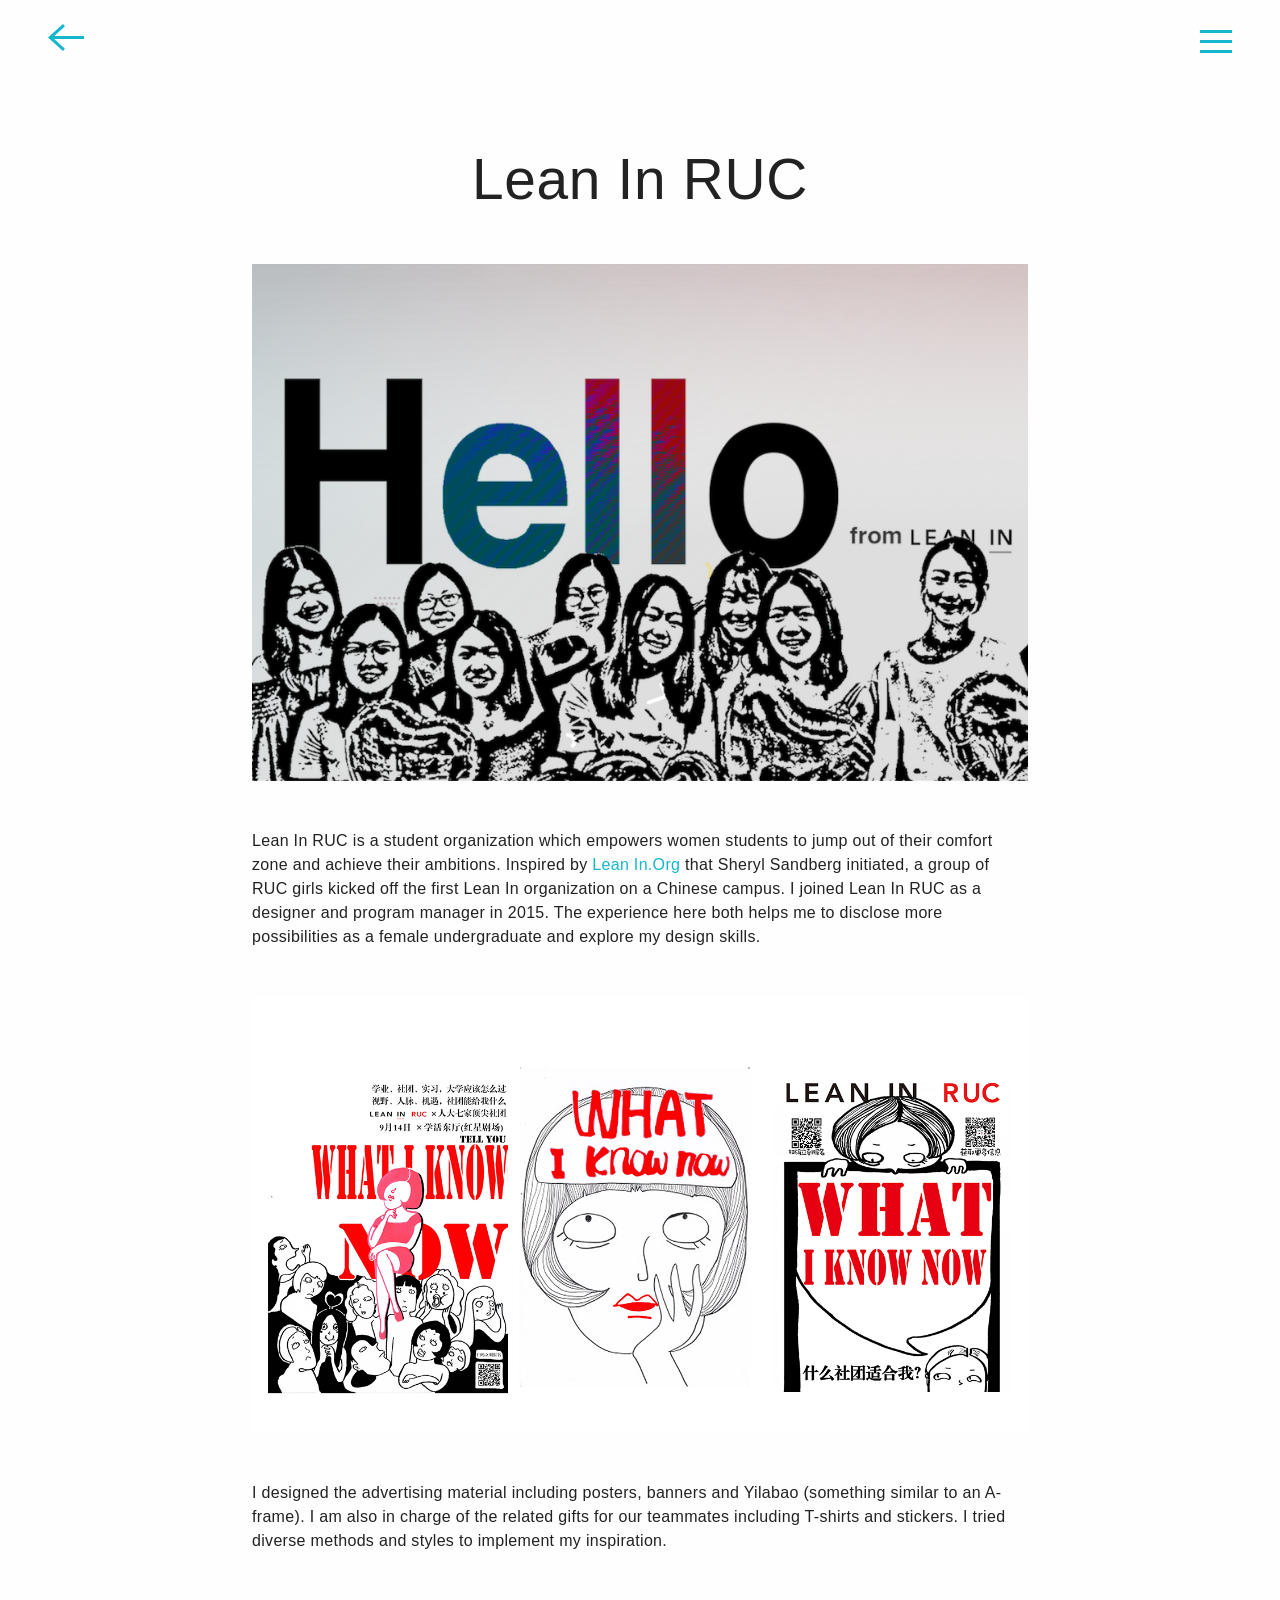
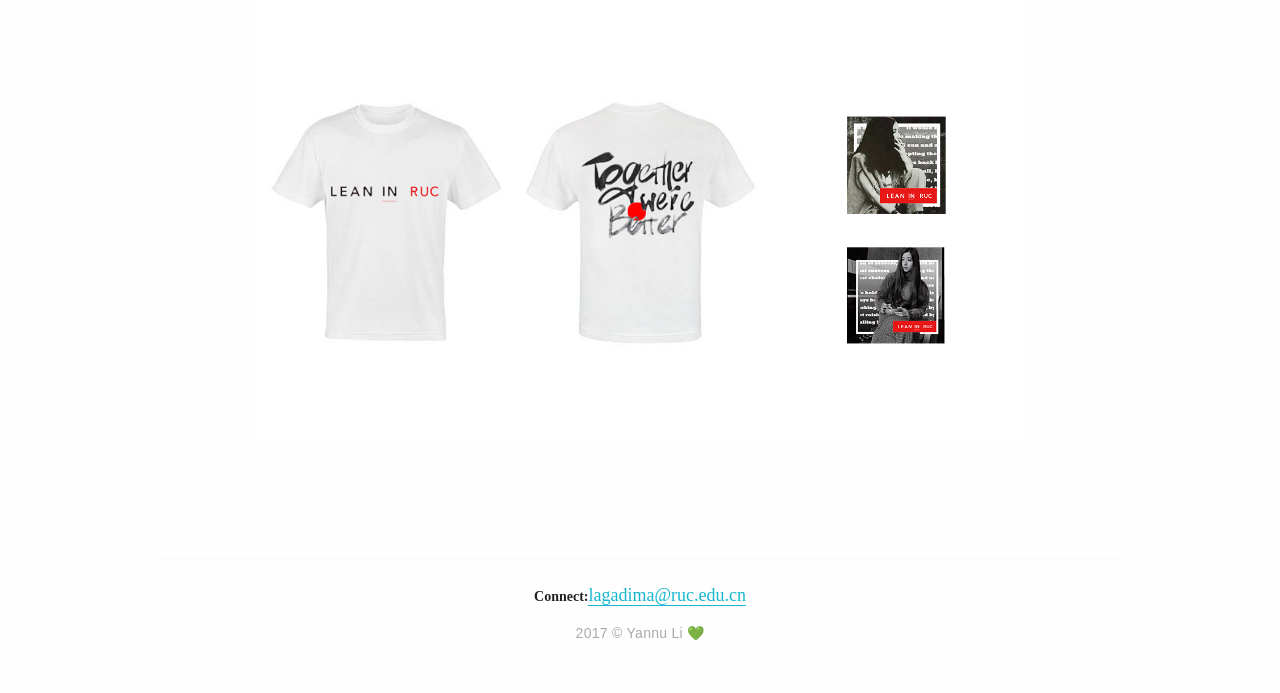
<file: design/Lean-In-RUC/index.html>
<!DOCTYPE html><!--[if lt IE 9]>
<html class='lt-ie9 no-js' lang='en'>
<![endif]-->
<!--[if gte IE 9]><!-->
<html class="no-js" lang="en">
<!--<![endif]-->
<head>
  <meta charset="utf-8">
  <meta http-equiv="X-UA-Compatible" content="IE=edge,chrome=1">
  <title>Yannu Li</title>
  <meta name="description" content="Human-Computer Interaction applicant, currently a senior student.">
  <meta name="author" content="Yannu Li">
  <meta name="viewport" content="width=device-width,initial-scale=1">
  <link rel="apple-touch-icon-precomposed" sizes="144x144" href="../../images/favicon/apple-touch-icon-144x144.png">
  <link rel="apple-touch-icon-precomposed" sizes="152x152" href="../../images/favicon/apple-touch-icon-152x152.png">
  <link rel="icon" type="image/png" href="../../images/favicon/favicon-32x32.png" sizes="32x32">
  <link rel="icon" type="image/png" href="../../images/favicon/favicon-16x16.png" sizes="16x16">
  <link rel="stylesheet" href="../../styles/main.css">
  <link rel="stylesheet" type="text/css" href="//fast.fonts.net/cssapi/67330240-65d1-4421-80e1-1ed4d5553a91.css">
  <script>
    (function(i,s,o,g,r,a,m){i['GoogleAnalyticsObject']=r;i[r]=i[r]||function(){
    (i[r].q=i[r].q||[]).push(arguments)},i[r].l=1*new Date();a=s.createElement(o),
    m=s.getElementsByTagName(o)[0];a.async=1;a.src=g;m.parentNode.insertBefore(a,m)
    })(window,document,'script','https://www.google-analytics.com/analytics.js','ga');
    
    ga('create', 'UA-79140776-1', 'auto');
    ga('send', 'pageview');
    
    
  </script>
</head>
<body>
  <!--[if lt IE 9]>
  <p class='browsehappy'>You are using an <strong>outdated</strong> browser. Please <a href='http://browsehappy.com/'>upgrade your browser</a> to improve your experience.</p>
  <![endif]-->
  <div class="project-content">
    <div class="row">
      <div class="large-10 medium-12 large-offset-1 columns"><h1>Lean In RUC</h1>

<p><img alt="Lean In RUC" title="Lean In RUC" src="../../images/design/LeanIn-0.jpg"></p>

<p>Lean In RUC is a student organization which empowers women students to jump out of their comfort zone and achieve their ambitions. Inspired by <a href="https://leanin.org">Lean In.Org</a> that Sheryl Sandberg initiated, a group of RUC girls kicked off the first Lean In organization on a Chinese campus. I joined Lean In RUC as a designer and program manager in 2015. The experience here both helps me to disclose more possibilities as a female undergraduate and explore my design skills.</p>

<p><img alt="Lean In RUC" title="Lean In RUC" src="../../images/design/LeanIn-1.jpg"></p>

<p>I designed the advertising material including posters, banners and Yilabao (something similar to an A-frame). I am also in charge of the related gifts for our teammates including T-shirts and stickers. I tried diverse methods and styles to implement my inspiration.</p>

<p><img alt="Lean In RUC" title="Lean In RUC" src="../../images/design/LeanIn-2.jpg"></p>
      </div>
    </div>
  </div>
  <div class="back"><a href="/art"><img src="../../images/arrow.svg" class="back-img"></a></div>
 <div>
   <footer>
      <div class="row content--fadeIn">
        <div class="large-12 columns clearfix footer-content">
          <div class="footer-contact">
            <label>Connect:</label><a href="mailto:lagadima@ruc.edu.cn">lagadima@ruc.edu.cn</a>
          </div>
          <div class="footer-copyright">
            <p>2017 © Yannu Li 💚</p>
          </div>
        </div>
      </div>
    </footer>
  </div>
  <div class="menu">
    <div class="menu-button"><span class="top"></span><span class="middle"></span><span class="bottom"></span></div>
    <div class="menu-overlay">
      <div class="row">
        <div class="large-12 columns">
          <nav>
          <ul>
              <li><a href="/about">About</a></li>
              <li><a href="/design">Design</a></li>
              <li><a href="/research">Research</a></li>
              <li><a href="/art">Art</a></li>
              <li><a href="https://www.dropbox.com/s/k5cvx8tgusfqq7u/YannuLi-cv.pdf?dl=0">Resume</a></li>
            </ul>
          </nav>
        </div>
      </div>
      <div class="row">
        <div class="large-12 columns">
          <div class="menu-contact">
 <label>Hit me up!</label>
            <p><a href="mailto:lagadima@ruc.edu.cn">lagadima@ruc.edu.cn</a></p>
          </div>
          <div class="menu-contact"><label>Connect with me!</label>
           <p><a href="https://www.instagram.com/lagadima/" target="_blank">Instagram</a><a href="https://vimeo.com/lagadima">Vimeo</a><a href="https://www.linkedin.com/in/yannu-li-b14712108/" target="_blank">LinkedIn</a><a href="https://medium.com/@yannuli" target="_blank">Medium</a></p>
          </div>
        </div>
      </div>
    </div>
  </div>
  <script src="../../scripts/main.js"></script>
</body></html>
</file>
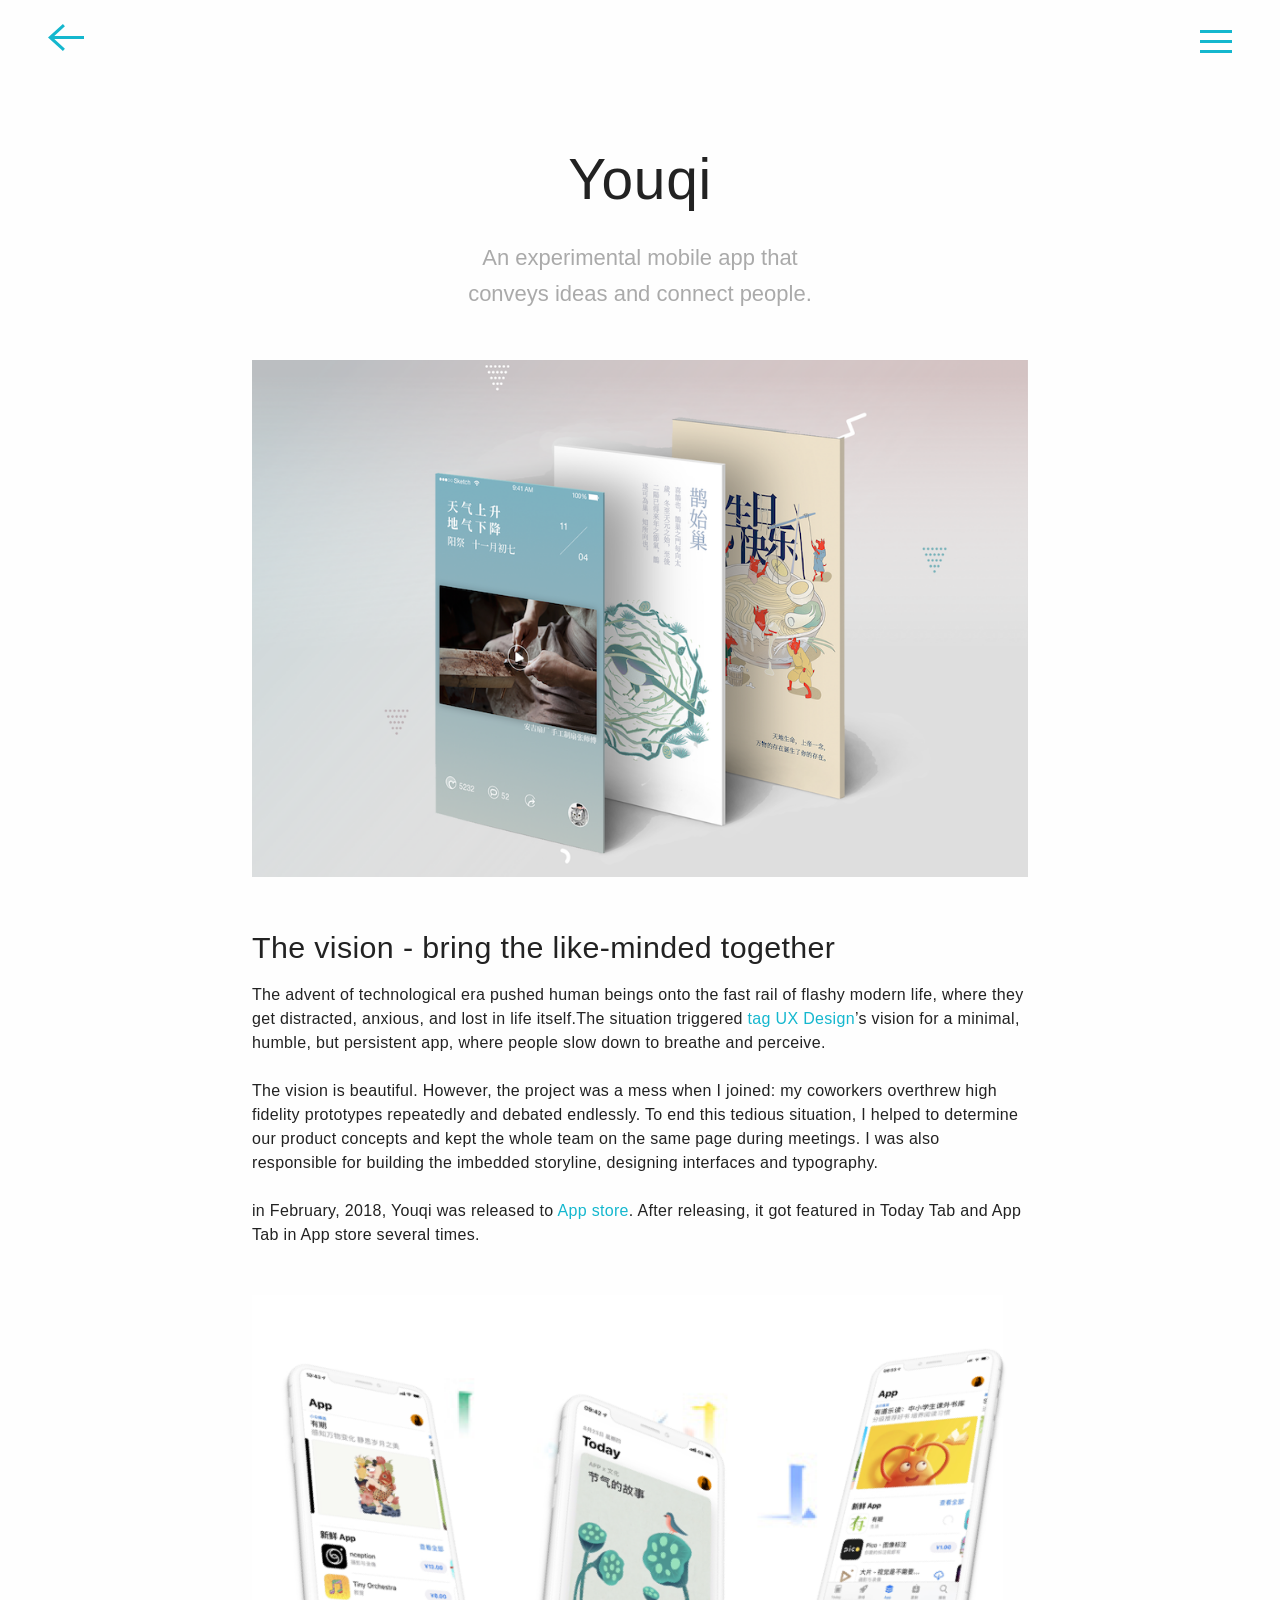
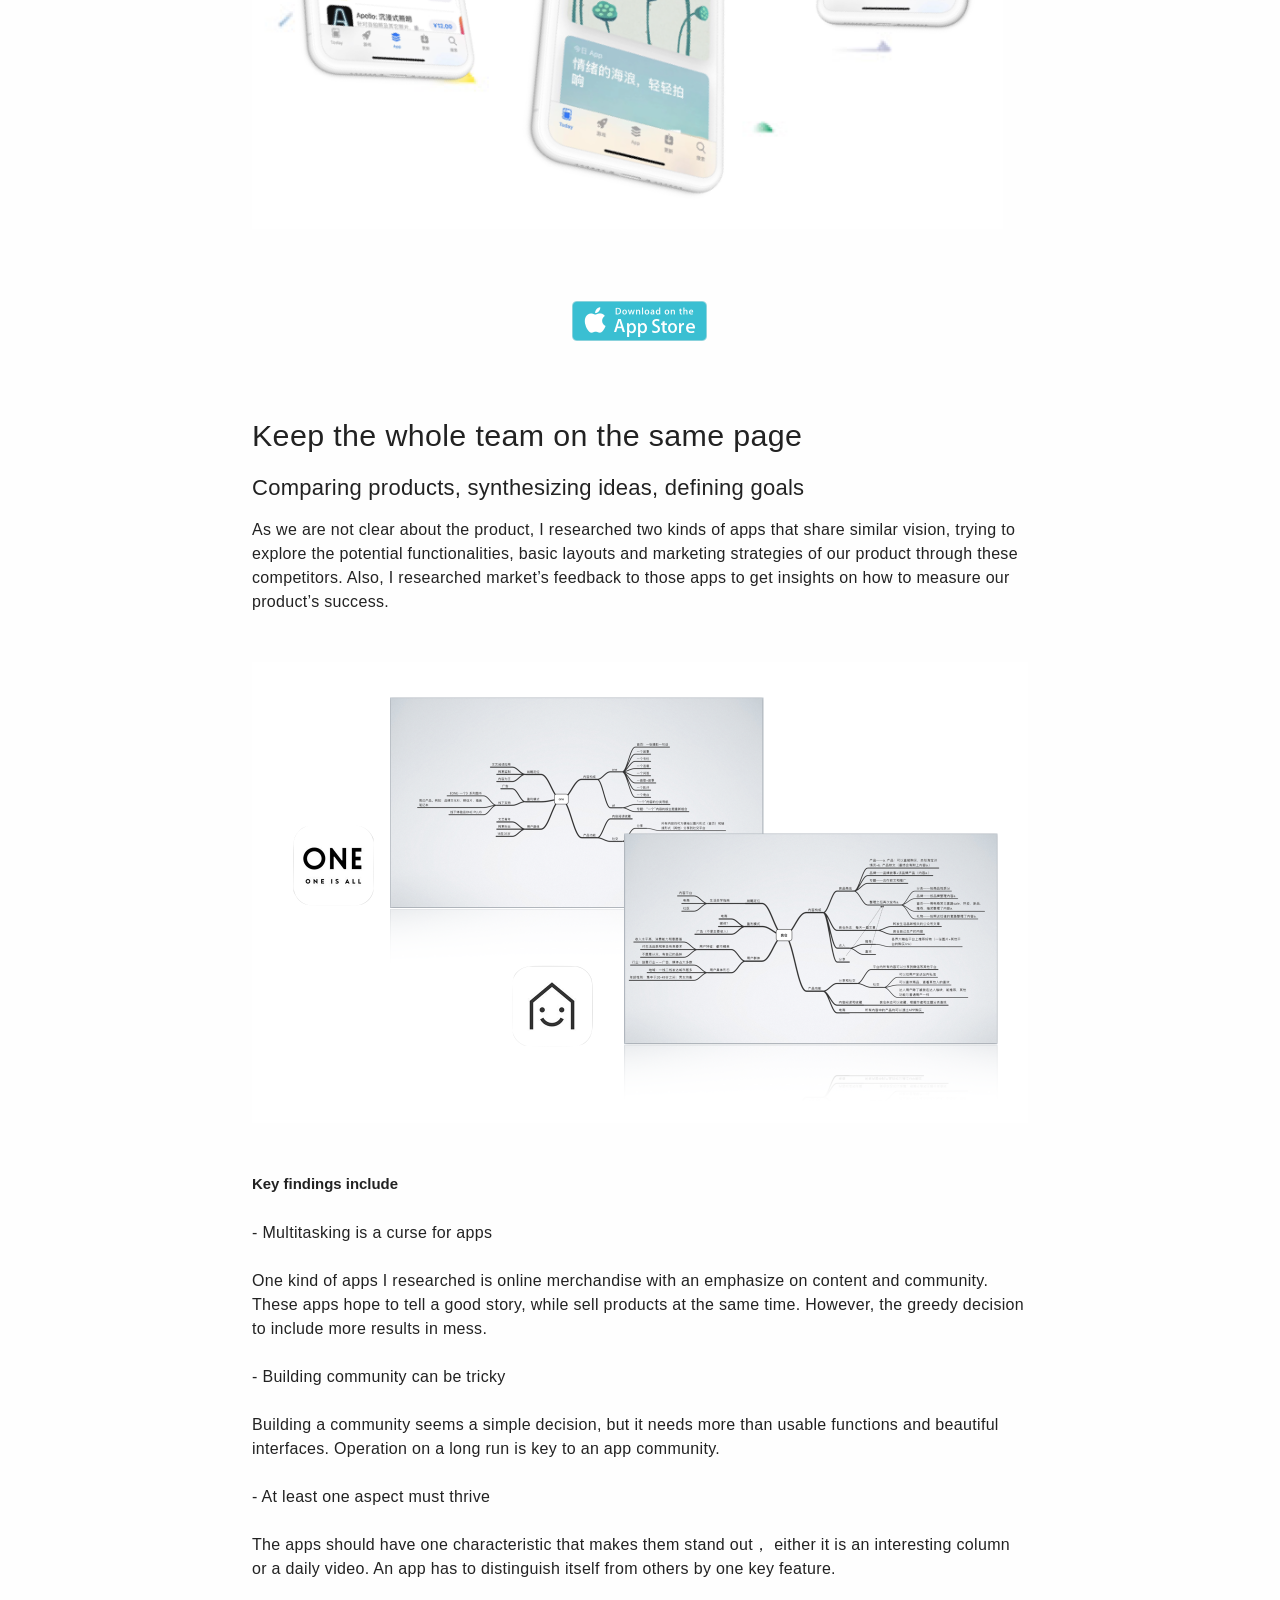
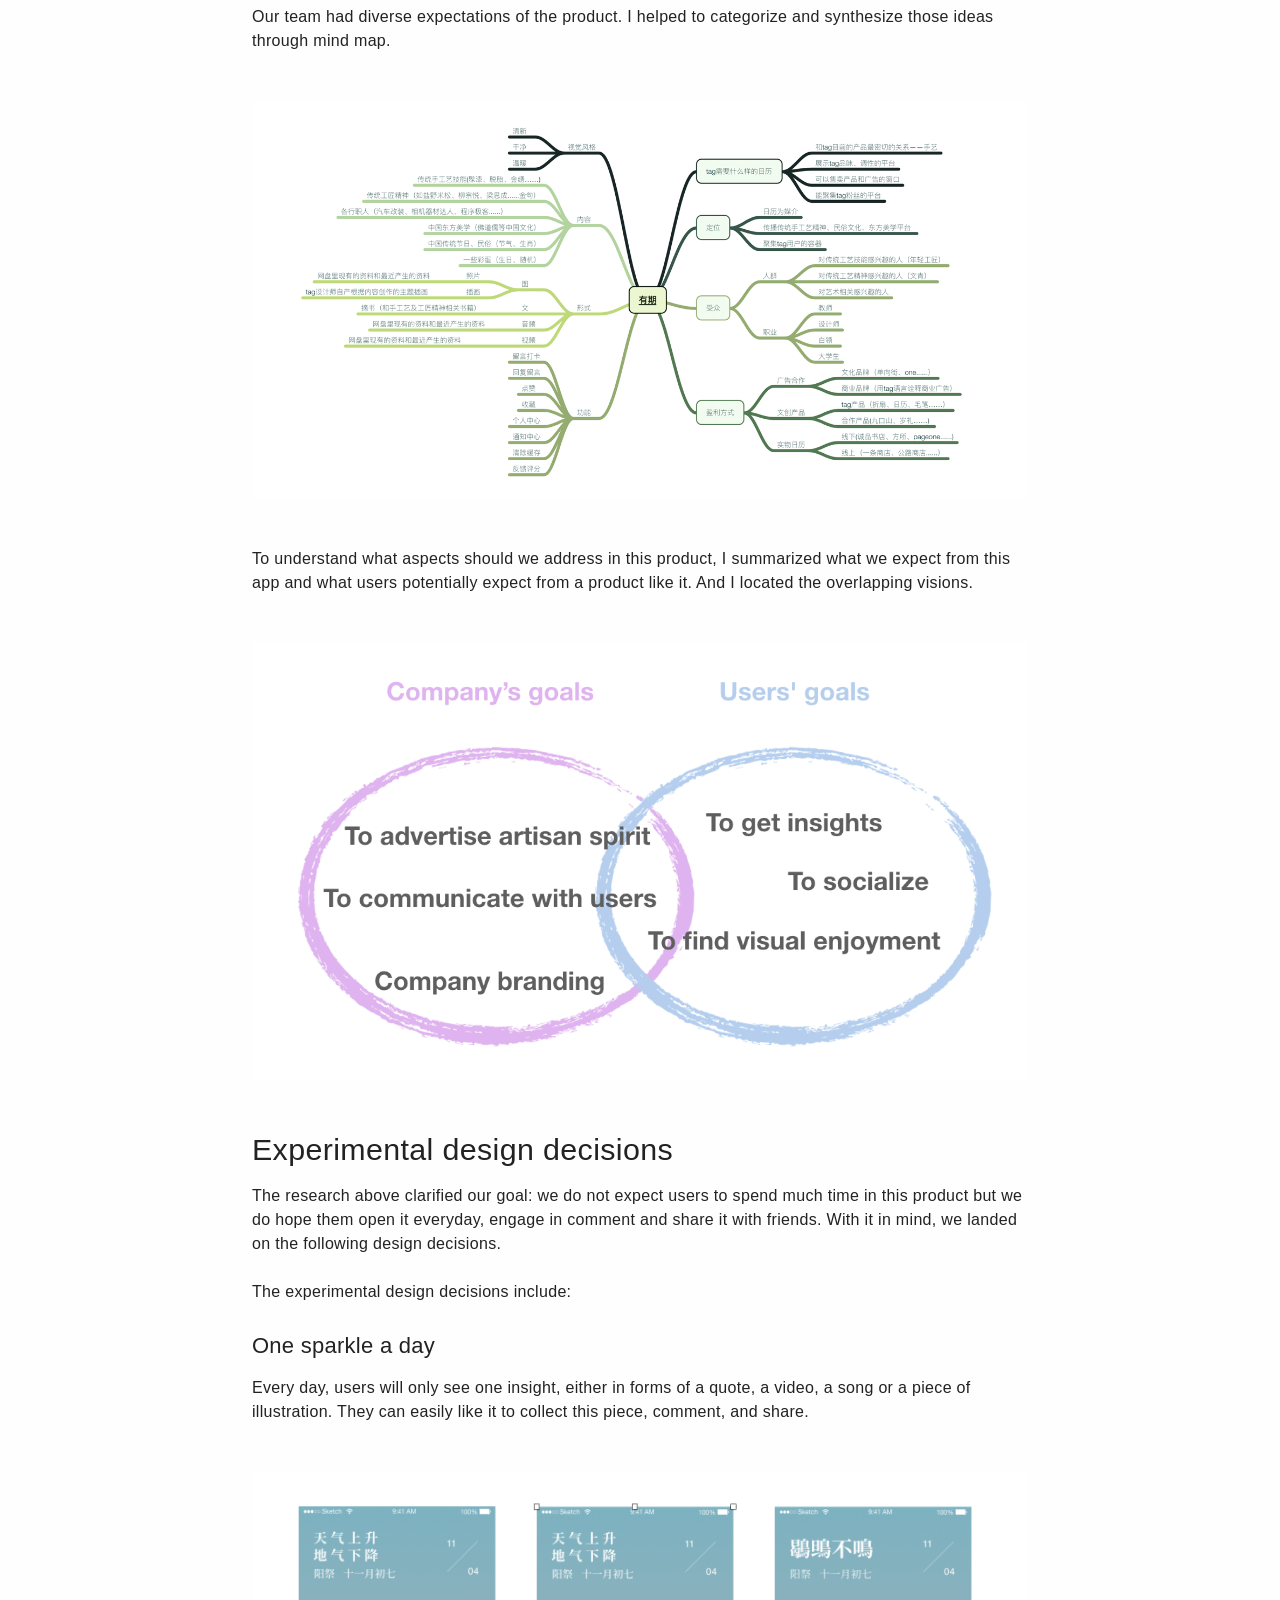
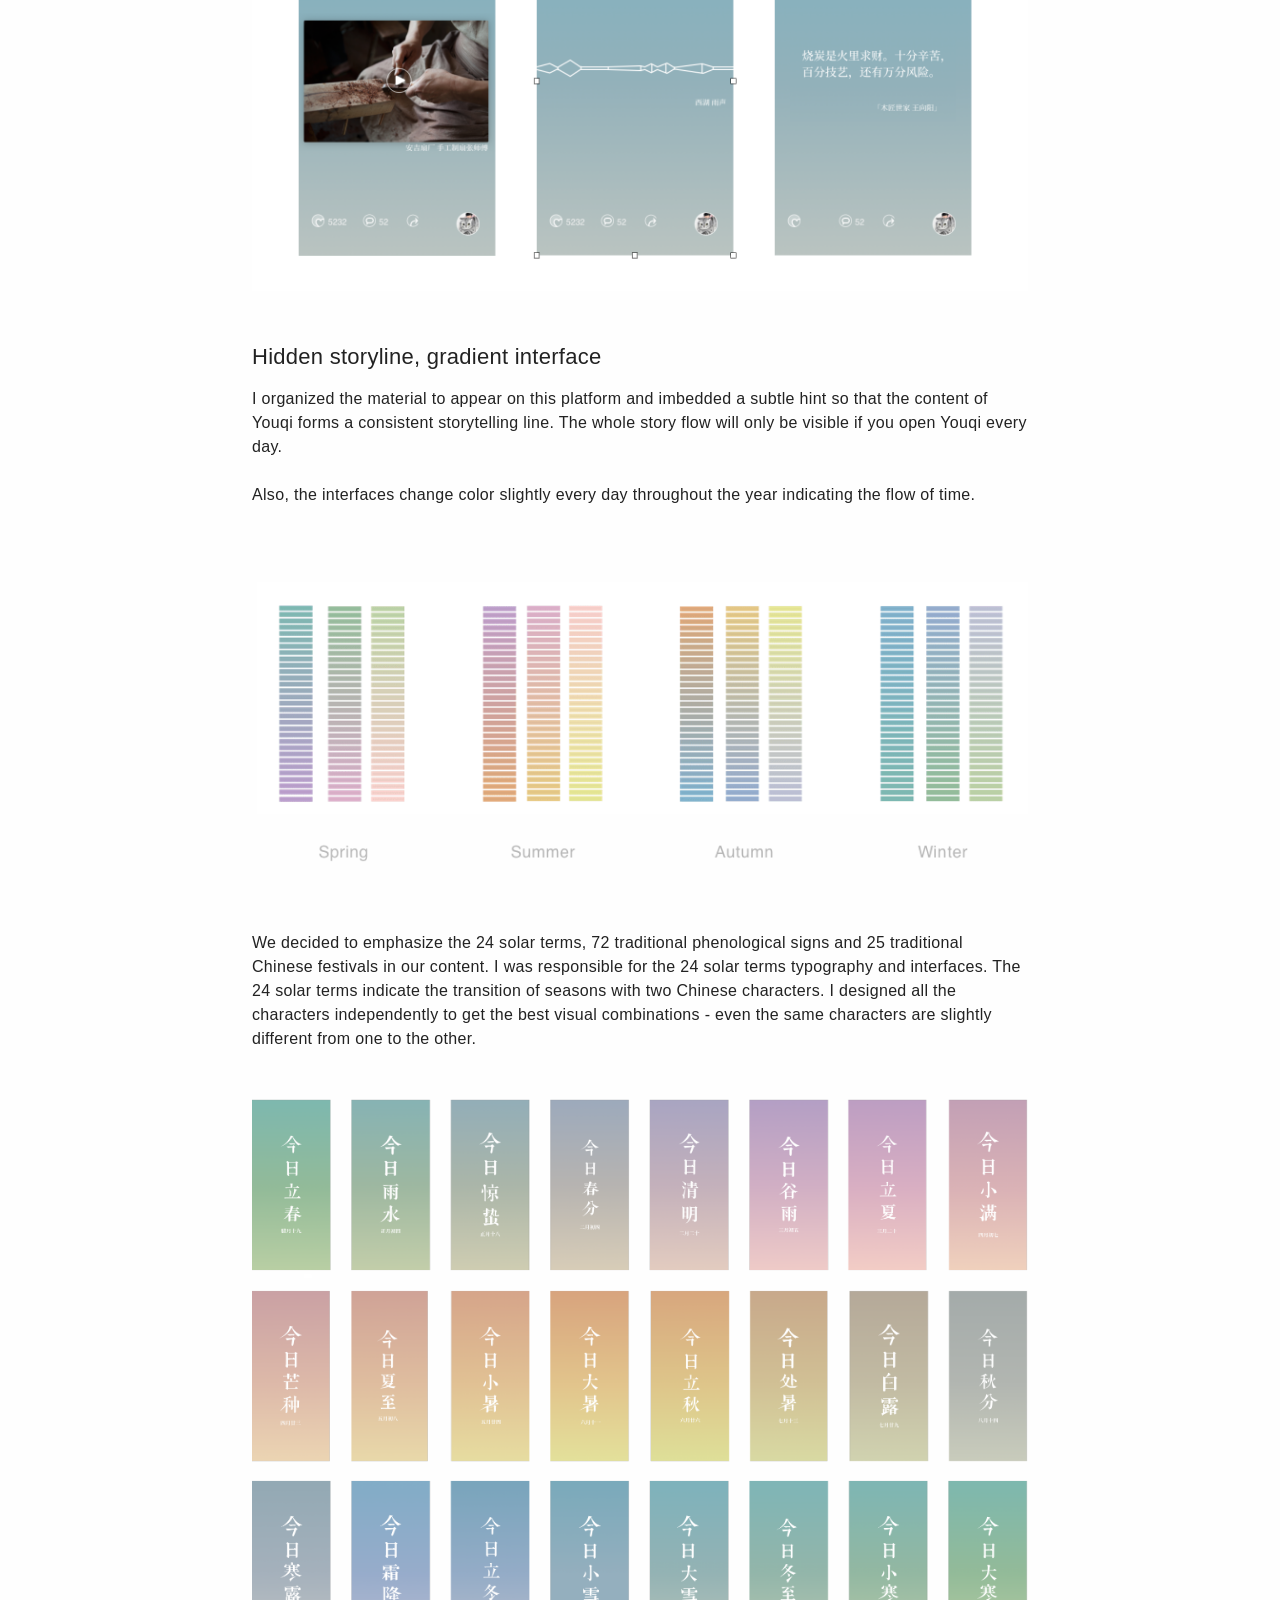
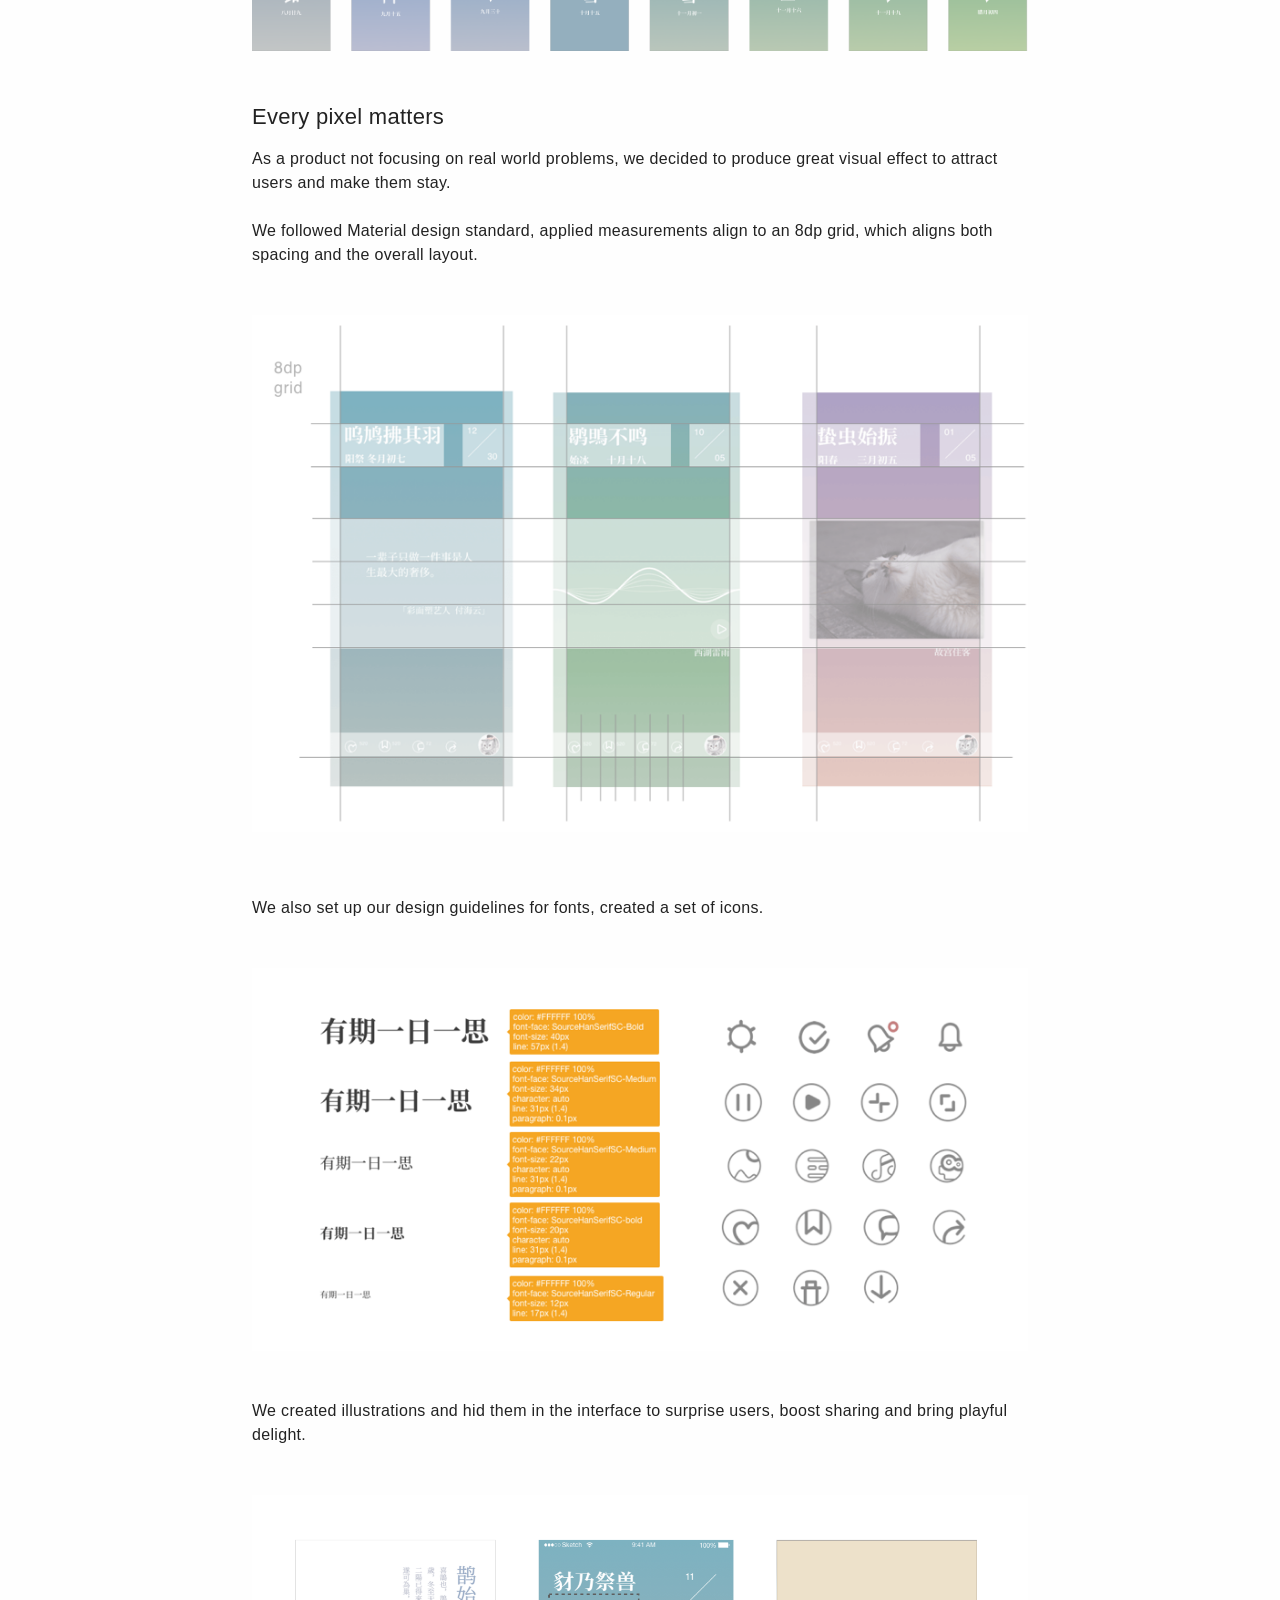
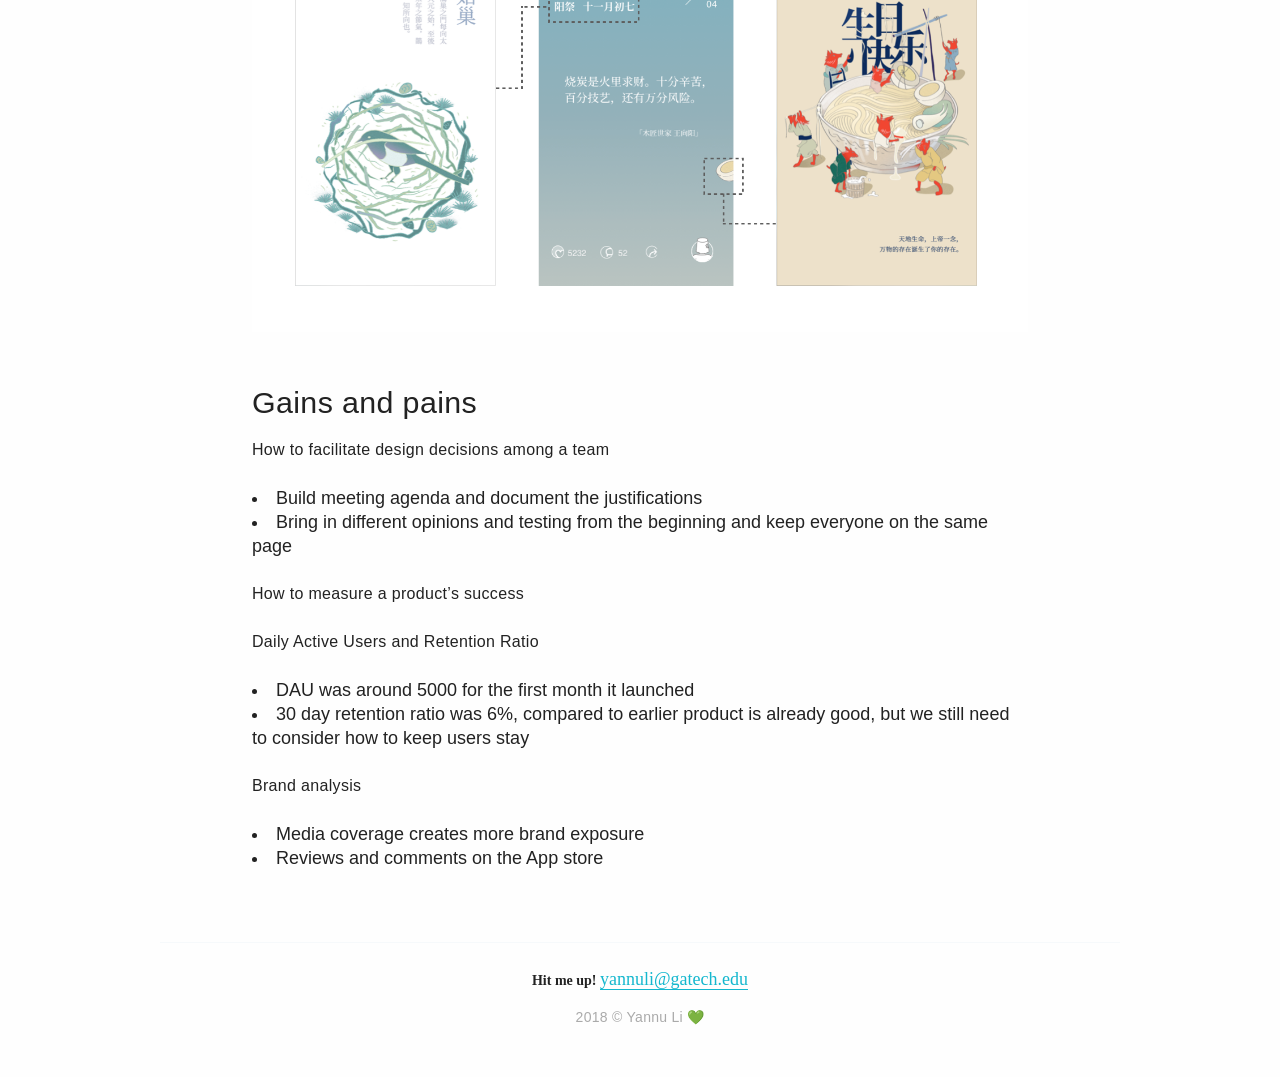
<file: design/Youqi/index.html>
<!DOCTYPE html><!--[if lt IE 9]>
<html class='lt-ie9 no-js' lang='en'>
<![endif]-->
<!--[if gte IE 9]><!-->
<html class="no-js" lang="en">
<!--<![endif]-->
<head>
  <meta charset="utf-8">
  <meta http-equiv="X-UA-Compatible" content="IE=edge,chrome=1">
  <title>Yannu Li</title>
  <meta name="description" content="Human-Computer Interaction applicant, currently a senior student.">
  <meta name="author" content="Yannu Li">
  <meta name="viewport" content="width=device-width,initial-scale=1">
  <link rel="apple-touch-icon-precomposed" sizes="144x144" href="../../images/favicon/apple-touch-icon-144x144.png">
  <link rel="apple-touch-icon-precomposed" sizes="152x152" href="../../images/favicon/apple-touch-icon-152x152.png">
  <link rel="icon" type="image/png" href="../../images/favicon/favicon-32x32.png" sizes="32x32">
  <link rel="icon" type="image/png" href="../../images/favicon/favicon-16x16.png" sizes="16x16">
  <link rel="stylesheet" href="../../styles/main.css">
  <link rel="stylesheet" type="text/css" href="http://fast.fonts.net/cssapi/67330240-65d1-4421-80e1-1ed4d5553a91.css">
 <!-- Global site tag (gtag.js) - Google Analytics -->
<script async src="https://www.googletagmanager.com/gtag/js?id=UA-111857537-1"></script>
<script>
  window.dataLayer = window.dataLayer || [];
  function gtag(){dataLayer.push(arguments);}
  gtag('js', new Date());

  gtag('config', 'UA-111857537-1');
</script>
</head>
<body>
  <!--[if lt IE 9]>
  <p class='browsehappy'>You are using an <strong>outdated</strong> browser. Please <a href='http://browsehappy.com/'>upgrade your browser</a> to improve your experience.</p>
  <![endif]-->
  <div class="project-content">
    <div class="row">
      <div class="large-10 medium-12 large-offset-1 columns"><h1>Youqi</h1>

<h4>An experimental mobile app that conveys ideas and connect people.</h4>

<p><img alt="Youqi" title="Youqi" src="../../images/design/Youqi-0.jpg"></p>

<h2>The vision - bring the like-minded together</h2>

<p>The advent of technological era pushed human beings onto the fast rail of flashy modern life, where they get distracted, anxious, and lost in life itself.The situation triggered<a href="https://taguxdesign.com/" target="_blank"> tag UX Design</a>’s vision for a minimal, humble, but persistent app, where people slow down to breathe and perceive.</p>

<p>The vision is beautiful. However, the project was a mess when I joined: my coworkers overthrew high fidelity prototypes repeatedly and debated endlessly. To end this tedious situation, I helped to determine our product concepts and kept the whole team on the same page during meetings. I was also responsible for building the imbedded storyline, designing interfaces and typography.</p>

<p>in February, 2018, Youqi was released to<a href="http://itunes.apple.com/cn/app/%E6%9C%89%E6%9C%9F/id1299689540?mt=8" target="_blank"> App store</a>. After releasing, it got featured in Today Tab and App Tab in App store several times.</p>

<p><img alt="feature" src="../../images/design/ymu.png"></p>
<div style="margin: auto; max-width: 135px; max-height: 40 "><p><a href="http://itunes.apple.com/cn/app/%E6%9C%89%E6%9C%9F/id1299689540?mt=8" target="_blank"><img alt="download" src="../../images/design/download.png" class="project-thumbnail"></a></p></div>

<div><button></button></div>

<h2>Keep the whole team on the same page</h2>

<h3>Comparing products, synthesizing ideas, defining goals</h3>

<p>As we are not clear about the product, I researched two kinds of apps that share similar vision, trying to explore the potential functionalities, basic layouts and marketing strategies of our product through these competitors. Also, I researched market’s feedback to those apps to get insights on how to measure our product’s success.</p>

<p><img alt="Youqi" title="Youqi" src="../../images/design/yca.jpg"></p>

<h5>Key findings include</h5>
<p>- Multitasking is a curse for apps</p>
<p>One kind of apps I researched is online merchandise with an emphasize on content and community. These apps hope to tell a good story, while sell products at the same time. However, the greedy decision to include more results in mess.</p>
<p>- Building community can be tricky</p>
<p>Building a community seems a simple decision, but it needs more than usable functions and beautiful interfaces. Operation on a long run is key to an app community.</p>
<p>- At least one aspect must thrive</p>
<p>The apps should have one characteristic that makes them stand out， either it is an interesting column or a daily video. An app has to distinguish itself from others by one key feature.</p>

<p>Our team had diverse expectations of the product. I helped to categorize and synthesize those ideas through mind map.</p>

<p><img alt="Youqi" title="Youqi" src="../../images/design/yid.png"></p>

<p>To understand what aspects should we address in this product, I summarized what we expect from this app and what users potentially expect from a product like it. And I located the overlapping visions.</p>

<p><img alt="Youqi" title="Youqi" src="../../images/design/Youqi_1.jpg"></p>

<h2>Experimental design decisions</h2>

<p>The research above clarified our goal: we do not expect users to spend much time in this product but we do hope them open it everyday, engage in comment and share it with friends. With it in mind, we landed on the following design decisions.</p>

<p>The experimental design decisions include:</p>

<h3>One sparkle a day</h3>

<p>Every day, users will only see one insight, either in forms of a quote, a video, a song or a piece of illustration. They can easily like it to collect this piece, comment, and share.</p>

<p><img alt="Youqi" title="Youqi" src="../../images/design/Youqi-4.jpg"></p>

<h3>Hidden storyline, gradient interface</h3>

<p>I organized the material to appear on this platform and imbedded a subtle hint so that the content of Youqi forms a consistent storytelling line. The whole story flow will only be visible if you open Youqi every day.</p>

<p>Also, the interfaces change color slightly every day throughout the year indicating the flow of time.</p>

<p><img alt="Youqi" title="Youqi" src="../../images/design/ydd2.png"></p>

<p>We decided to emphasize the 24 solar terms, 72 traditional phenological signs and 25 traditional Chinese festivals in our content. I was responsible for the 24 solar terms typography and interfaces. The 24 solar terms indicate the transition of seasons with two Chinese characters. I designed all the characters independently to get the best visual combinations - even the same characters are slightly different from one to the other.</p>

<p><img alt="Youqi" title="Youqi" src="../../images/design/ydd2-1.png"></p>

<h3>Every pixel matters</h3>

<p>As a product not focusing on real world problems, we decided to produce great visual effect to attract users and make them stay.</p>

<p>We followed Material design standard, applied measurements align to an 8dp grid, which aligns both spacing and the overall layout.</p>

<p><img alt="Youqi" title="Youqi" src="../../images/design/ya.png"></p>

<p>We also set up our design guidelines for fonts, created a set of icons.</p>

<p><img alt="Youqi" title="Youqi" src="../../images/design/yf.png"></p>

<p>We created illustrations and hid them in the interface to surprise users, boost sharing and bring playful delight.</p>

<p><img alt="Youqi" title="Youqi" src="../../images/design/Youqi-5.jpg"></p>

<h2>Gains and pains</h2>

<p>How to facilitate design decisions among a team</p>

<p>
<li>Build meeting agenda and document the justifications</li> 
<li>Bring in different opinions and testing from the beginning and keep everyone on the same page</li></p>

<p>How to measure a product’s success</p>

<p>Daily Active Users and Retention Ratio</p>
    <p><li>DAU was around 5000 for the first month it launched</li>
    <li>30 day retention ratio was 6%, compared to earlier product is already good, but we still need to consider how to keep users stay</li></p>
<p>Brand analysis</p>
    <li>Media coverage creates more brand exposure</li>
    <li>Reviews and comments on the App store</li>
      </div>
    </div>
  </div>
    <div class="back"><a href="/design"><img src="../../images/arrow.svg" class="back-img"></a></div>
 <div>
   <footer>
      <div class="row content--fadeIn">
        <div class="large-12 columns clearfix footer-content">
          <div class="footer-contact">
            <label>Hit me up! </label><a href="mailto:yannuli@gatech.edu">yannuli@gatech.edu</a>
          </div>
          <div class="footer-copyright">
            <p>2018 © Yannu Li 💚</p>
          </div>
        </div>
      </div>
    </footer>
  </div>
  <div class="menu">
    <div class="menu-button"><span class="top"></span><span class="middle"></span><span class="bottom"></span></div>
    <div class="menu-overlay">
      <div class="row">
        <div class="large-12 columns">
          <nav>
          <ul>
              <li><a href="/about">About</a></li>
              <li><a href="/design">Project</a></li>
              <li><a href="http://yannuli.com/assets/Yannuli_resume_UXdesigner.pdf">Resume</a></li>
            </ul>
          </nav>
        </div>
      </div>
      <div class="row">
        <div class="large-12 columns">
          <div class="menu-contact">
 <label>Hit me up!</label>
            <p><a href="mailto:yannuli@gatech.edu">yannuli@gatech.edu</a></p>
          </div>
          <div class="menu-contact"><label>Connect with me!</label>
           <p><a href="https://www.instagram.com/lagadima/" target="_blank">Instagram</a><a href="https://vimeo.com/lagadima">Vimeo</a><a href="https://www.linkedin.com/in/yannu-li-b14712108/" target="_blank">LinkedIn</a><a href="https://medium.com/@yannuli" target="_blank">Medium</a></p>
          </div>
        </div>
      </div>
    </div>
  </div>
  <script src="../../scripts/main.js"></script>
</body></html>
</file>
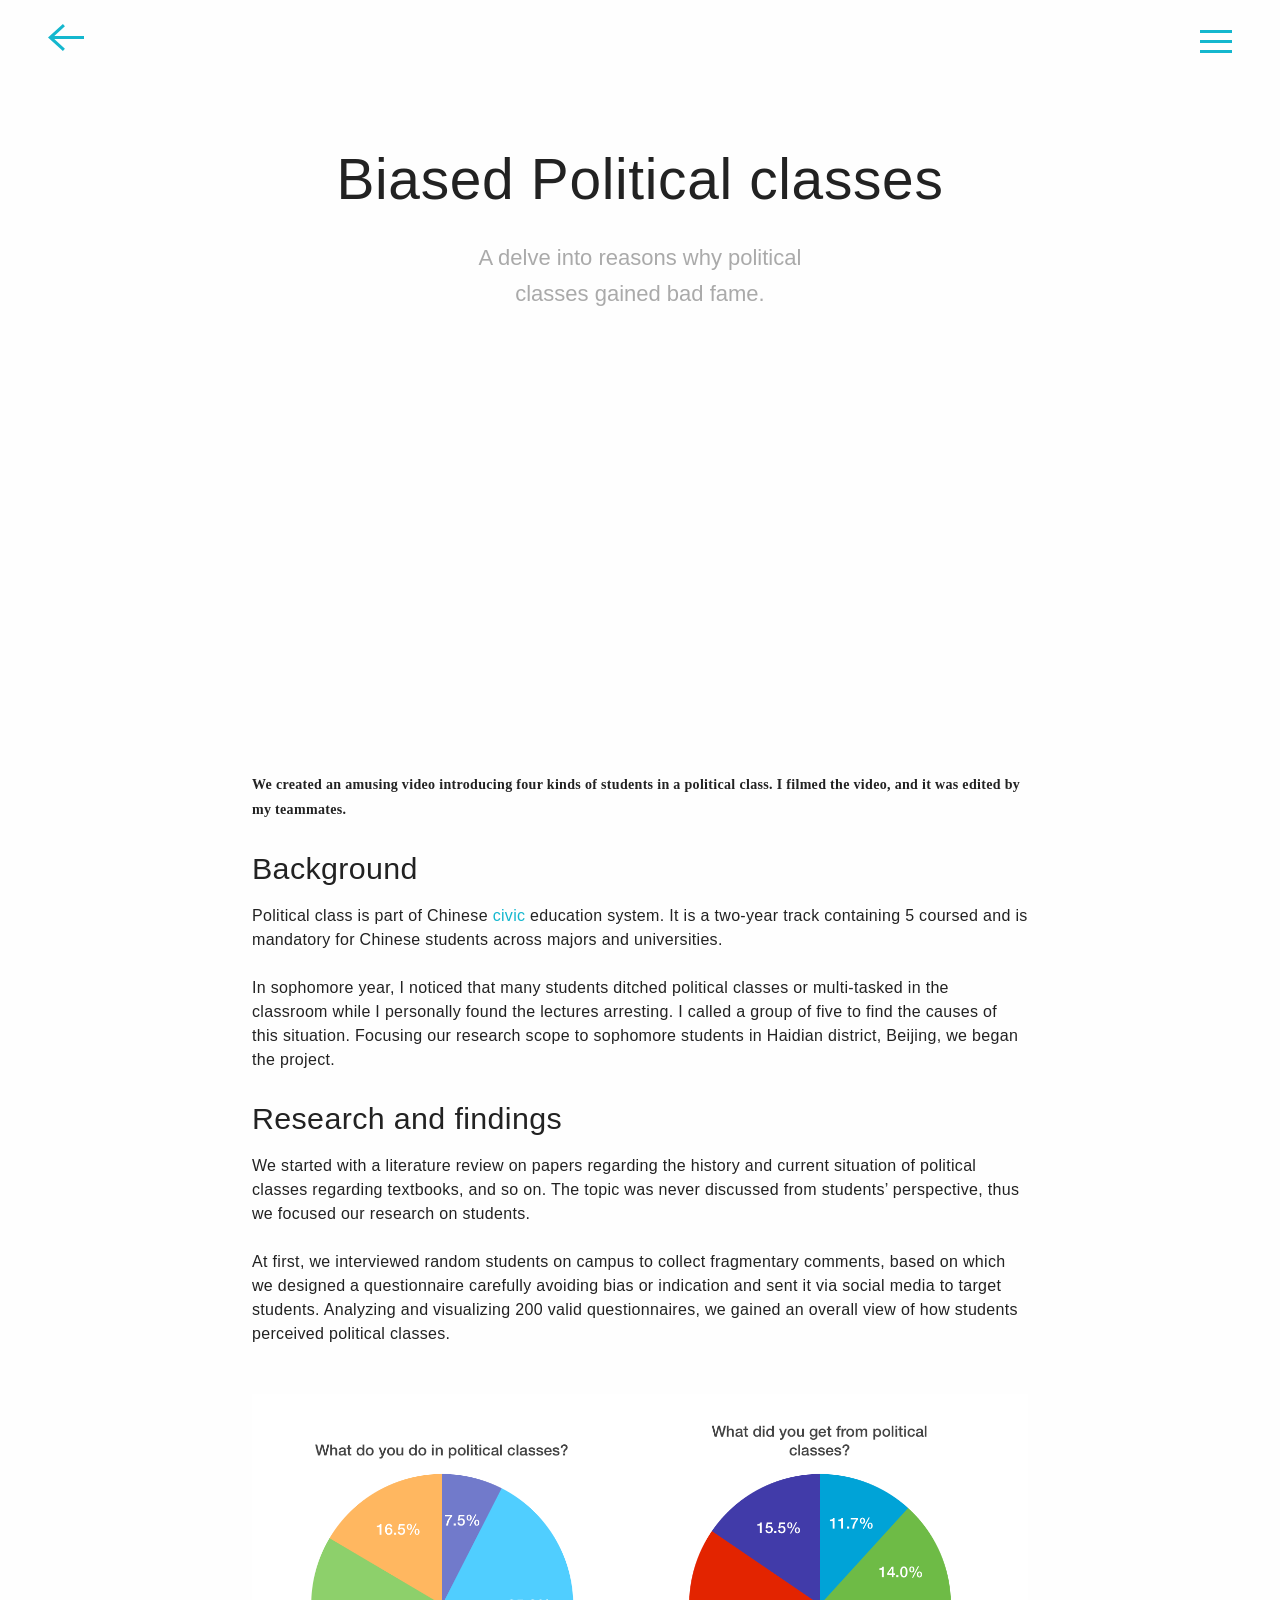
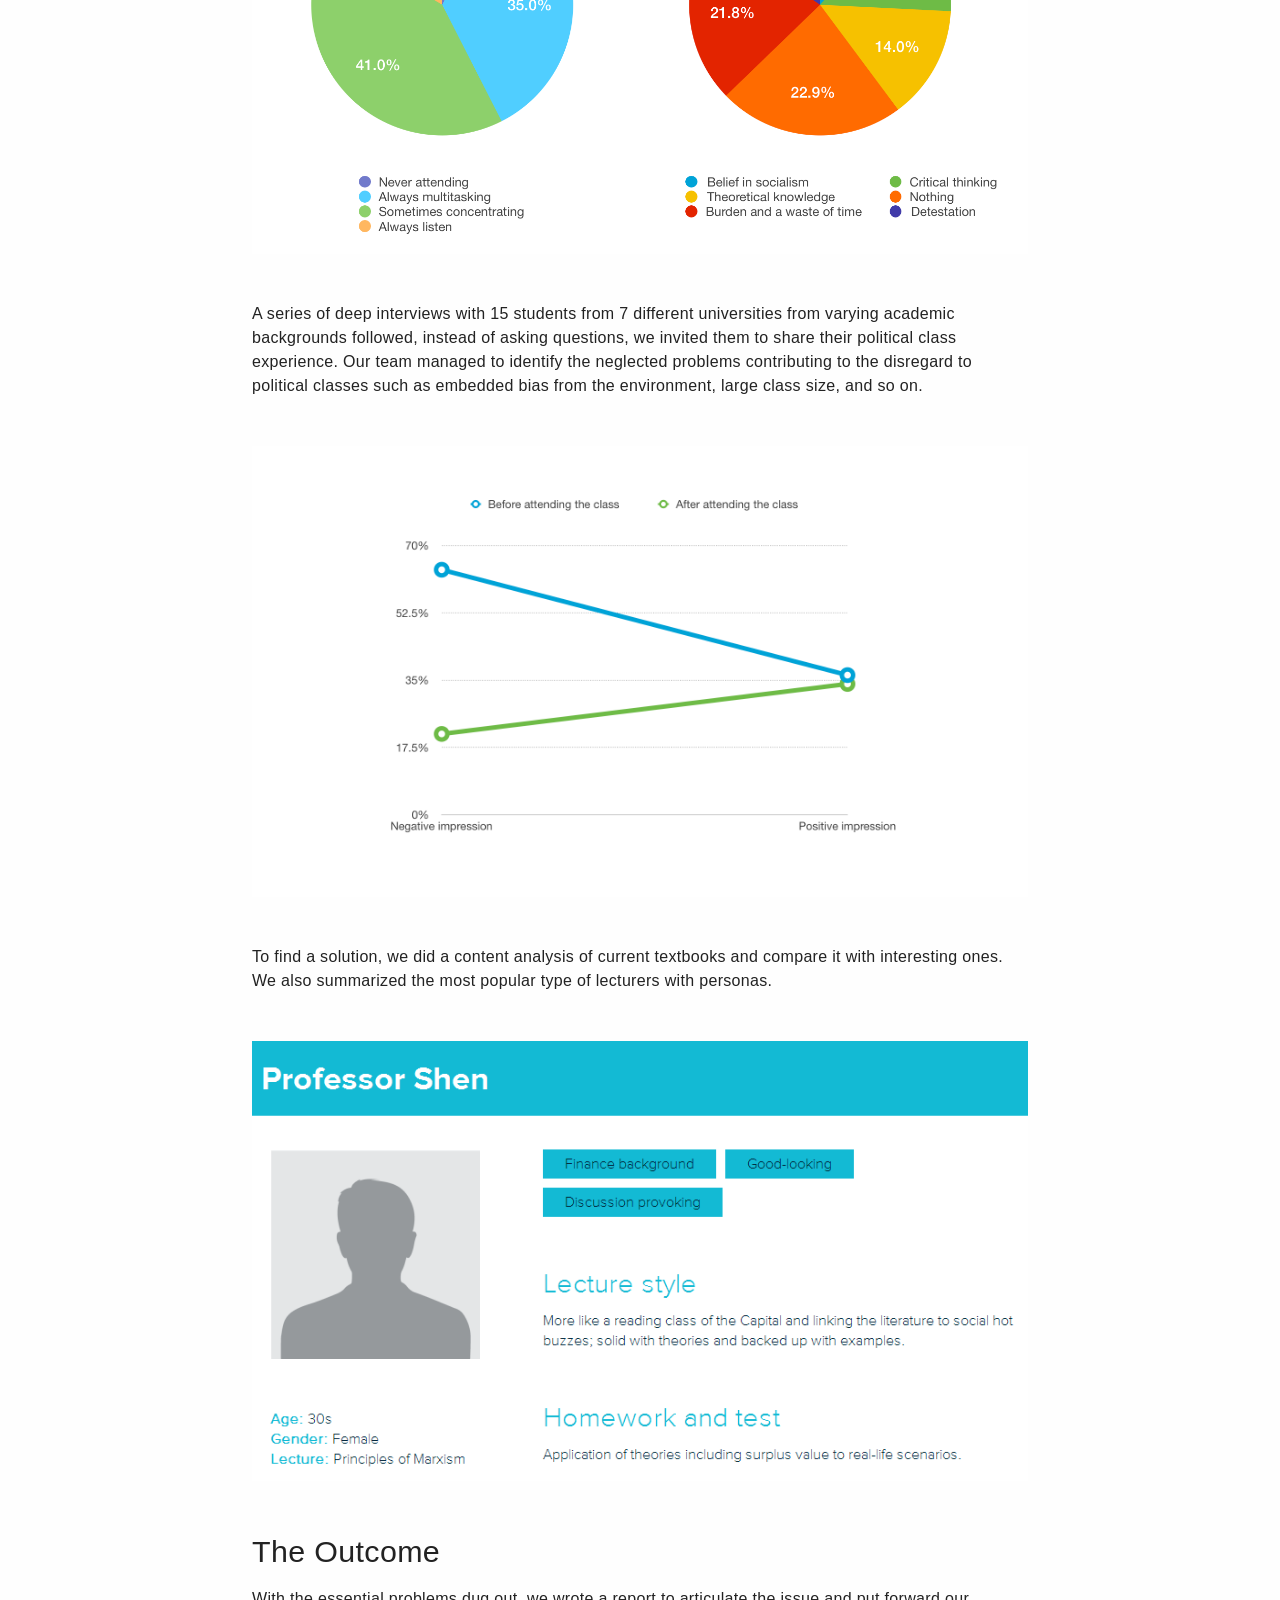
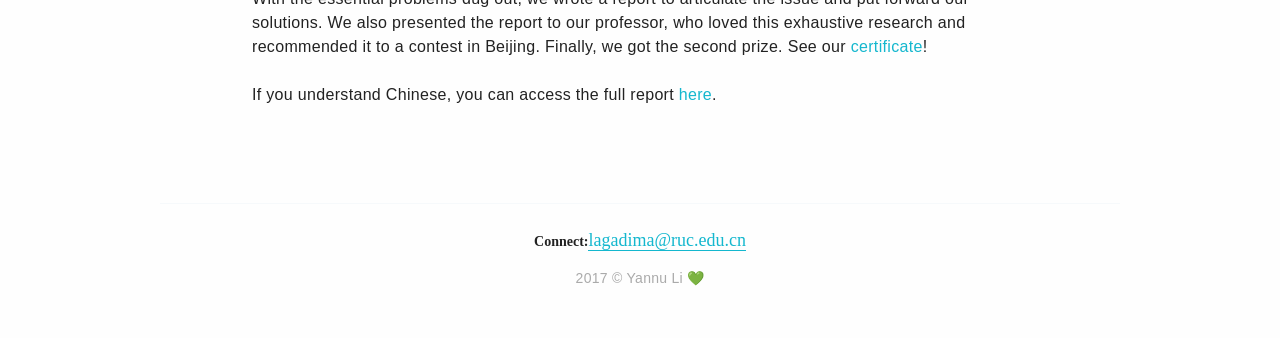
<file: research/Biased-Political-classes/index.html>
<!DOCTYPE html><!--[if lt IE 9]>
<html class='lt-ie9 no-js' lang='en'>
<![endif]-->
<!--[if gte IE 9]><!-->
<html class="no-js" lang="en">
<!--<![endif]-->
<head>
  <meta charset="utf-8">
  <meta http-equiv="X-UA-Compatible" content="IE=edge,chrome=1">
 <title>Yannu Li</title>
  <meta name="description" content="Human-Computer Interaction applicant, currently a senior student.">
  <meta name="author" content="Yannu Li">
  <meta name="viewport" content="width=device-width,initial-scale=1">
  <link rel="apple-touch-icon-precomposed" sizes="144x144" href="../../images/favicon/apple-touch-icon-144x144.png">
  <link rel="apple-touch-icon-precomposed" sizes="152x152" href="../../images/favicon/apple-touch-icon-152x152.png">
  <link rel="icon" type="image/png" href="../../images/favicon/favicon-32x32.png" sizes="32x32">
  <link rel="icon" type="image/png" href="../../images/favicon/favicon-16x16.png" sizes="16x16">
  <link rel="stylesheet" href="../../styles/main.css">
  <link rel="stylesheet" type="text/css" href="//fast.fonts.net/cssapi/67330240-65d1-4421-80e1-1ed4d5553a91.css">
  <script>
    (function(i,s,o,g,r,a,m){i['GoogleAnalyticsObject']=r;i[r]=i[r]||function(){
    (i[r].q=i[r].q||[]).push(arguments)},i[r].l=1*new Date();a=s.createElement(o),
    m=s.getElementsByTagName(o)[0];a.async=1;a.src=g;m.parentNode.insertBefore(a,m)
    })(window,document,'script','https://www.google-analytics.com/analytics.js','ga');
    
    ga('create', 'UA-79140776-1', 'auto');
    ga('send', 'pageview');
    
    
  </script>
</head>
<body>
  <!--[if lt IE 9]>
  <p class='browsehappy'>You are using an <strong>outdated</strong> browser. Please <a href='http://browsehappy.com/'>upgrade your browser</a> to improve your experience.</p>
  <![endif]-->
  <div class="project-content">
    <div class="row">
      <div class="large-10 medium-12 large-offset-1 columns"><h1>Biased Political classes</h1>

<h4>A delve into reasons why political classes gained bad fame.</h4>
 
    <div class="vid-wrapper">
                            <iframe src="https://player.vimeo.com/video/247684262" width="770" height="600" frameborder="0" webkitallowfullscreen mozallowfullscreen allowfullscreen></iframe>
                        </div>
                        <p><label class="image-caption">We created an amusing video introducing four kinds of students in a political class. I filmed the video, and it was edited by my teammates.</label></p>
<h2>Background</h2>

<p>Political class is part of Chinese <a href="https://en.wikipedia.org/wiki/Civics">civic</a> education system. It is a two-year track containing 5 coursed and is mandatory for Chinese students across majors and universities.</p>

<p>In sophomore year, I noticed that many students ditched political classes or multi-tasked in the classroom while I personally found the lectures arresting. I called a group of five to find the causes of this situation. Focusing our research scope to sophomore students in Haidian district, Beijing, we began the project.</p>

<h2>Research and findings</h2>

<p>We started with a literature review on papers regarding the history and current situation of political classes regarding textbooks, and so on. The topic was never discussed from students’ perspective, thus we focused our research on students.</p>

<p>At first, we interviewed random students on campus to collect fragmentary comments, based on which we designed a questionnaire carefully avoiding bias or indication and sent it via social media to target students. Analyzing and visualizing 200 valid questionnaires, we gained an overall view of how students perceived political classes. </p>

<p><img alt="Biased-political-classes" title="Biased-political-classes" src="../../images/research/bpc-1.jpg"></p>

<p>A series of deep interviews with 15 students from 7 different universities from varying academic backgrounds followed, instead of asking questions, we invited them to share their political class experience. Our team managed to identify the neglected problems contributing to the disregard to political classes such as embedded bias from the environment, large class size, and so on.</p>

<p><img alt="Biased-political-classes" title="Biased-political-classes" src="../../images/research/bpc-2.jpg"></p>

<p>To find a solution, we did a content analysis of current textbooks and compare it with interesting ones. We also summarized the most popular type of lecturers with personas.</p>

<p><img alt="Biased-political-classes" title="Biased-political-classes" src="../../images/research/bpc-3.jpg"></p>

<h2>The Outcome</h2>

<p>With the essential problems dug out, we wrote a report to articulate the issue and put forward our solutions. We also presented the report to our professor, who loved this exhaustive research and recommended it to a contest in Beijing. Finally, we got the second prize. See our <a href="dropbox……">certificate</a>!</p>

<p>If you understand Chinese, you can access the full report<a href="dropbox文件为啥传不了了！"> here</a>.</p>
     
      </div>
    </div>
  </div>
  <div class="back"><a href="/research"><img src="../../images/arrow.svg" class="back-img"></a></div>
 <div>
   <footer>
      <div class="row content--fadeIn">
        <div class="large-12 columns clearfix footer-content">
          <div class="footer-contact">
            <label>Connect:</label><a href="mailto:lagadima@ruc.edu.cn">lagadima@ruc.edu.cn</a>
          </div>
          <div class="footer-copyright">
            <p>2017 © Yannu Li 💚</p>
          </div>
        </div>
      </div>
    </footer>
  </div>
  <div class="menu">
    <div class="menu-button"><span class="top"></span><span class="middle"></span><span class="bottom"></span></div>
    <div class="menu-overlay">
      <div class="row">
        <div class="large-12 columns">
          <nav>
          <ul>
              <li><a href="/about">About</a></li>
              <li><a href="/design">Design</a></li>
              <li><a href="/research">Research</a></li>
              <li><a href="/art">Art</a></li>
              <li><a href="https://www.dropbox.com/s/k5cvx8tgusfqq7u/YannuLi-cv.pdf?dl=0">Resume</a></li>
            </ul>
          </nav>
        </div>
      </div>
      <div class="row">
        <div class="large-12 columns">
          <div class="menu-contact">
 <label>Hit me up!</label>
            <p><a href="mailto:lagadima@ruc.edu.cn">lagadima@ruc.edu.cn</a></p>
          </div>
          <div class="menu-contact"><label>Connect with me!</label>
           <p><a href="https://www.instagram.com/lagadima/" target="_blank">Instagram</a><a href="https://vimeo.com/lagadima">Vimeo</a><a href="https://www.linkedin.com/in/yannu-li-b14712108/" target="_blank">LinkedIn</a><a href="https://medium.com/@yannuli" target="_blank">Medium</a></p>
          </div>
        </div>
      </div>
    </div>
  </div>
  <script src="../../scripts/main.js"></script>
</body></html>
</file>
